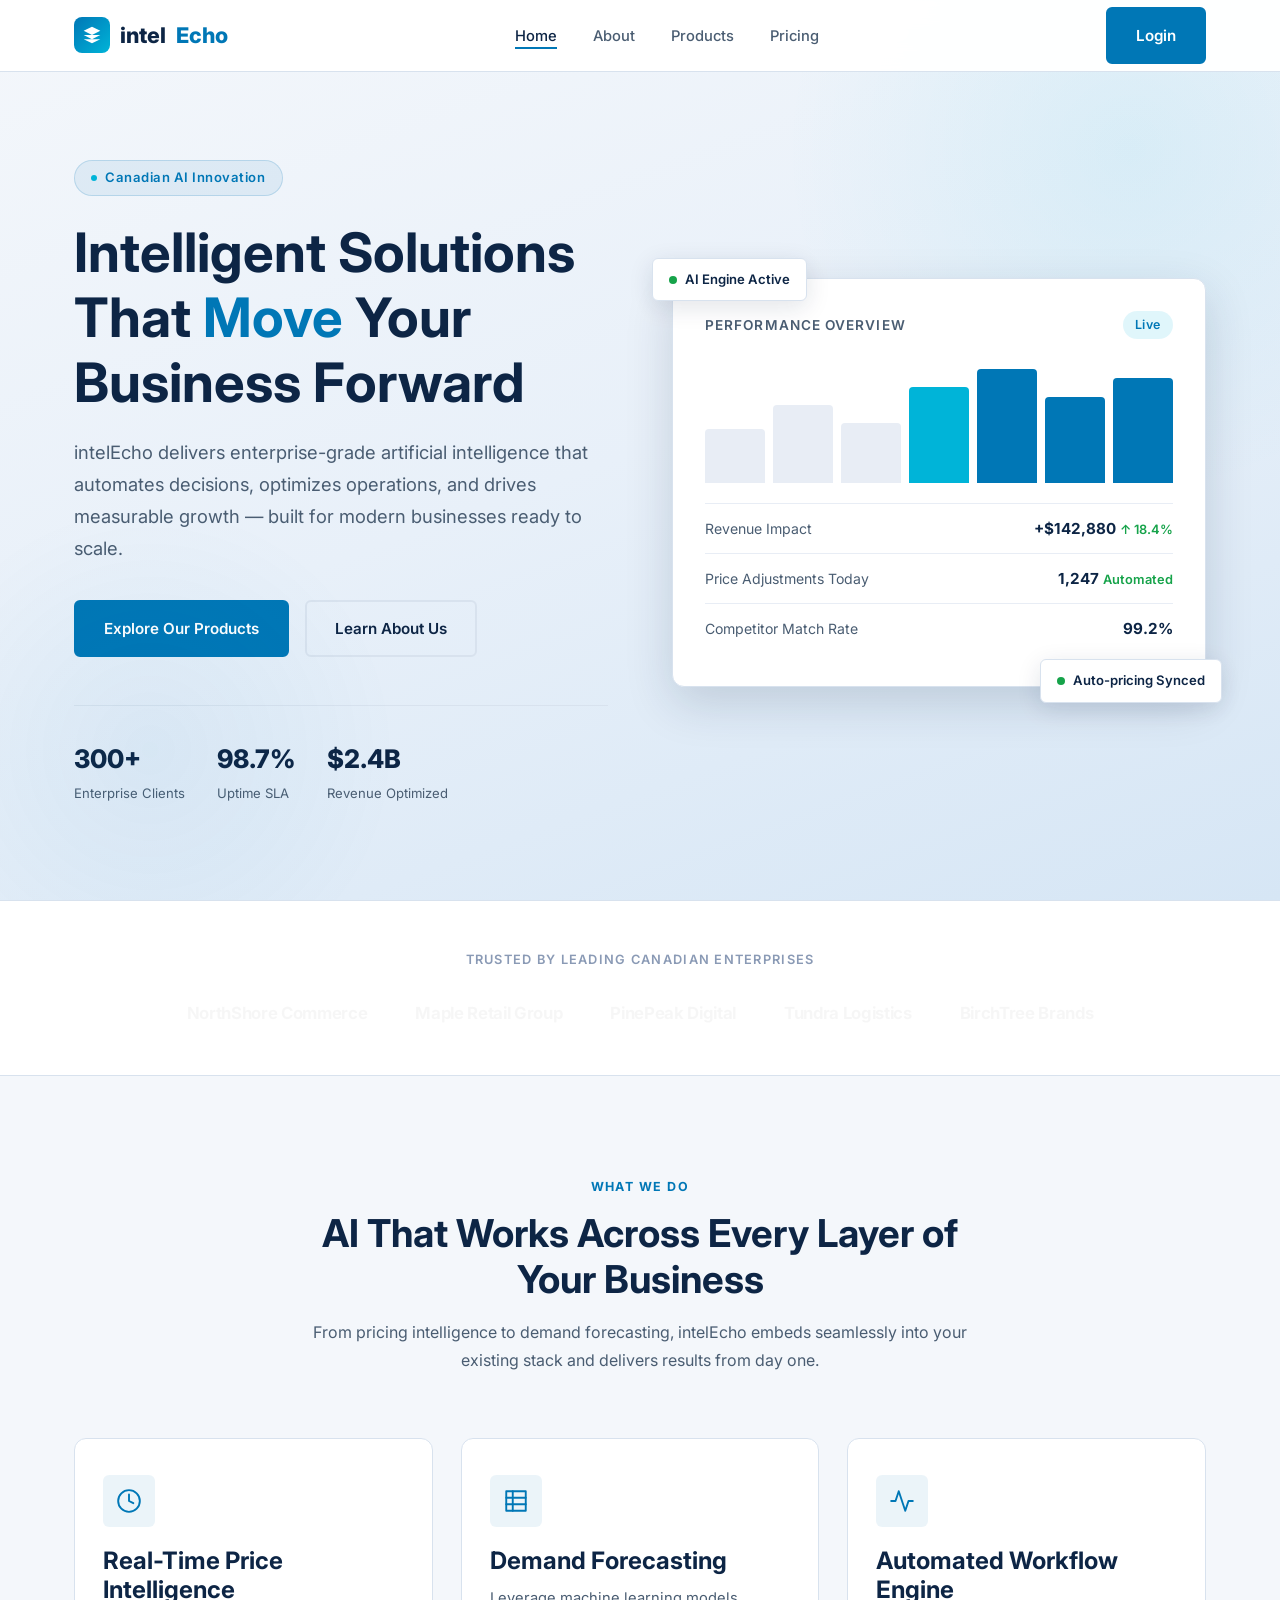
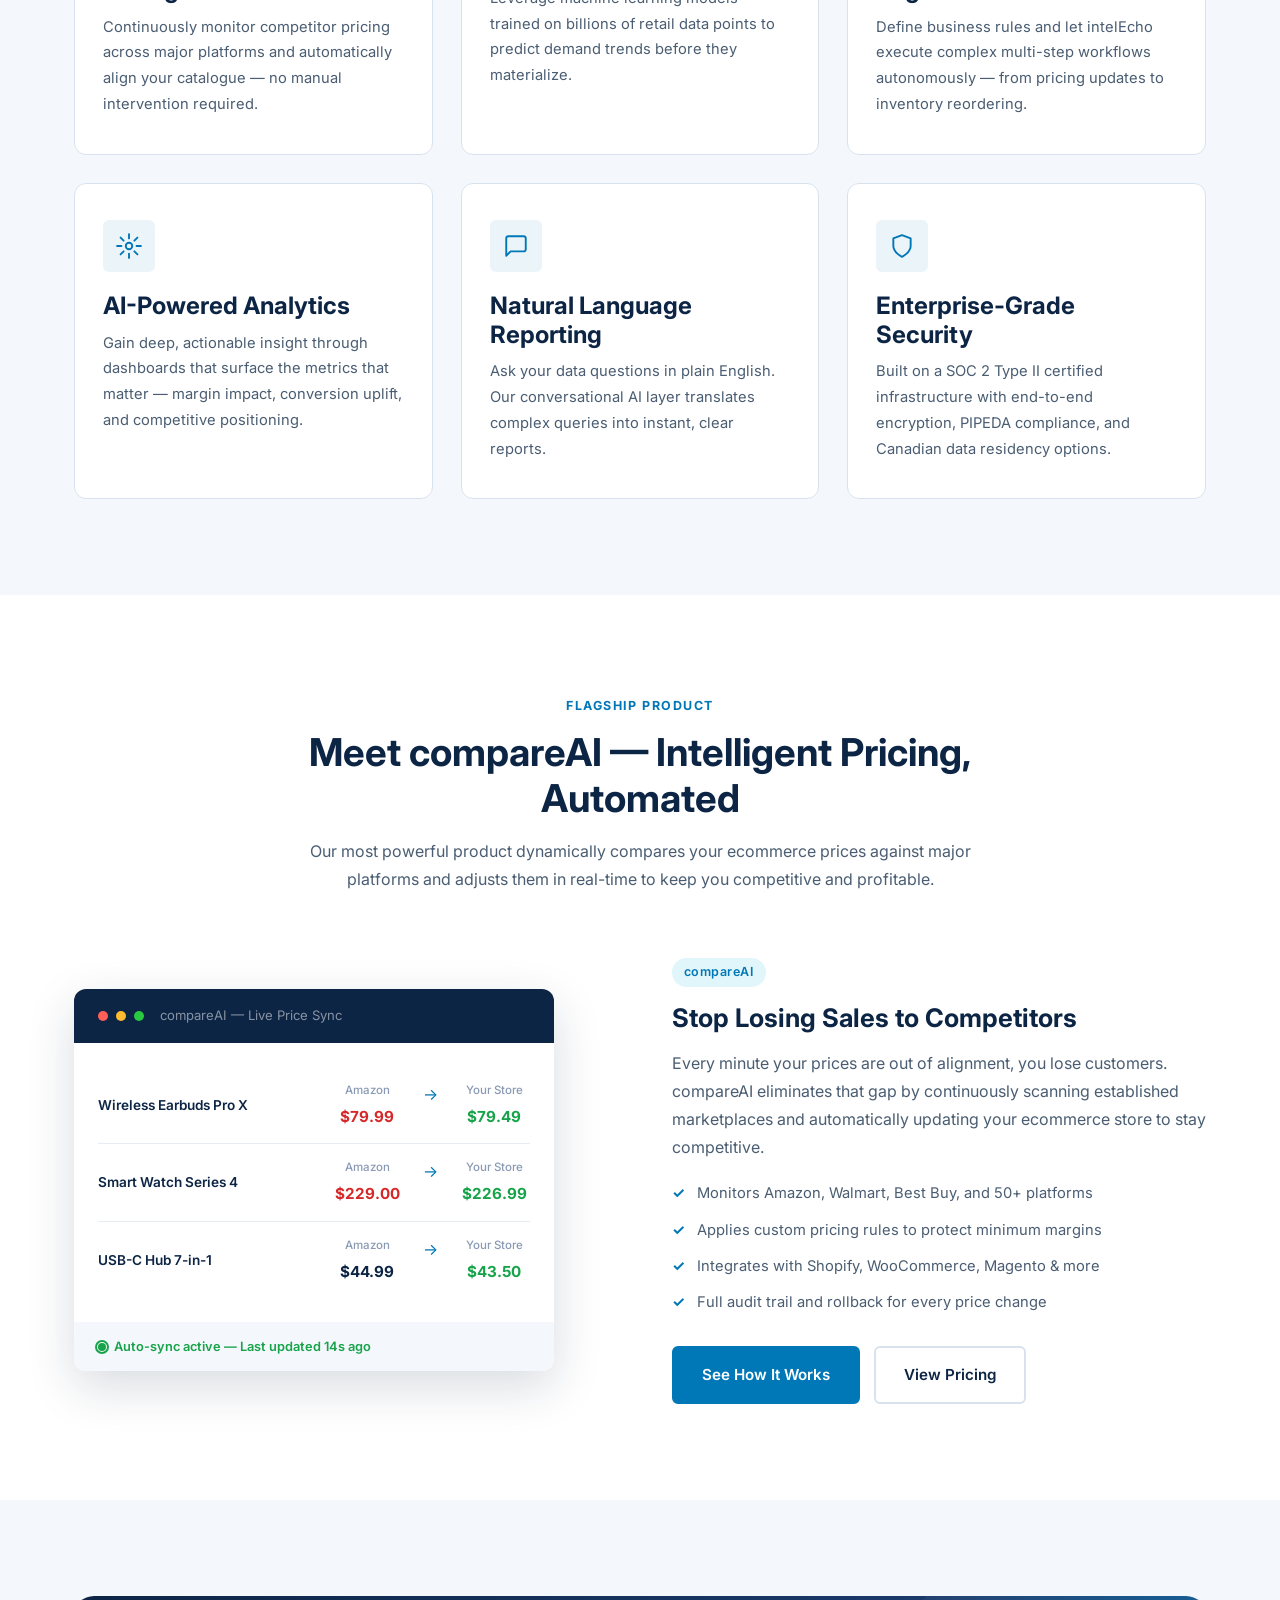
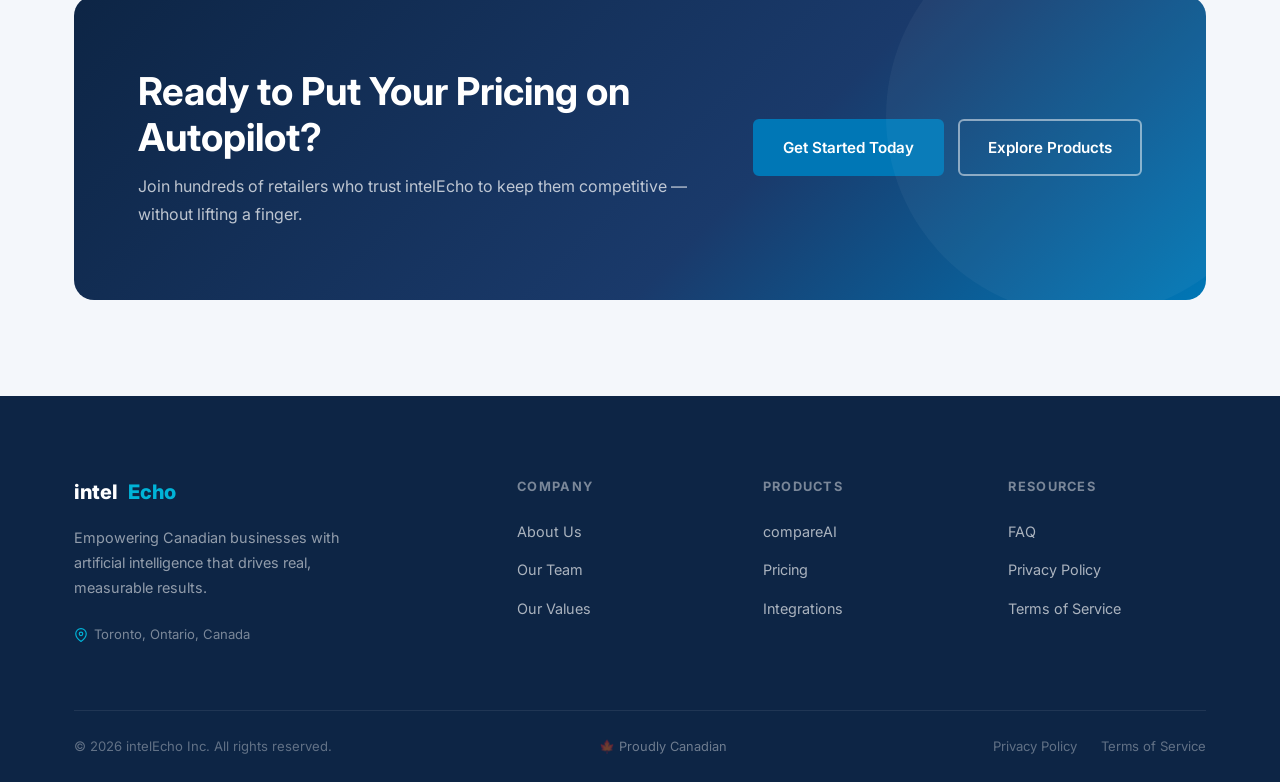
<file: index.html>
<!DOCTYPE html>
<html lang="en-CA">
<head>
  <meta charset="UTF-8" />
  <meta name="viewport" content="width=device-width, initial-scale=1.0" />
  <title>intelEcho — AI-Driven Business Solutions</title>
  <meta name="description" content="intelEcho delivers enterprise-grade artificial intelligence solutions for businesses. Automate, optimize, and scale with confidence." />
  <link rel="preconnect" href="https://fonts.googleapis.com" />
  <link rel="preconnect" href="https://fonts.gstatic.com" crossorigin />
  <link href="https://fonts.googleapis.com/css2?family=Inter:wght@400;500;600;700;800&display=swap" rel="stylesheet" />
  <link rel="stylesheet" href="css/style.css" />
</head>
<body>

  <!-- ======================== NAVIGATION ======================== -->
  <nav class="nav" id="navbar">
    <div class="nav__inner">
      <a href="index.html" class="nav__logo">
        <div class="nav__logo-icon">
          <svg viewBox="0 0 24 24" xmlns="http://www.w3.org/2000/svg">
            <path d="M12 2L2 7l10 5 10-5-10-5zM2 17l10 5 10-5M2 12l10 5 10-5"/>
          </svg>
        </div>
        intel<span class="accent">Echo</span>
      </a>

      <ul class="nav__links">
        <li><a href="index.html" class="active">Home</a></li>
        <li><a href="about.html">About</a></li>
        <li><a href="products.html">Products</a></li>
        <li><a href="pricing.html">Pricing</a></li>
      </ul>

      
      <div class="nav__cta">
        <a href="./login.html" target="_blank" rel="noopener" class="btn btn-primary">Login</a>
      </div>

      <div class="nav__hamburger" id="hamburger" aria-label="Open menu">
        <span></span><span></span><span></span>
      </div>
    </div>
  </nav>

  <div class="nav__mobile" id="mobileMenu">
    <a href="index.html">Home</a>
    <a href="about.html">About</a>
    <a href="products.html">Products</a>
    <a href="pricing.html">Pricing</a>
    <a href="login.html">Login</a>
    <a href="https://mail.google.com/mail/?view=cm&fs=1&to=contact@intelechoai.com&su=Getting+Started+with+intelEcho" target="_blank" rel="noopener" class="btn btn-primary">Get Started</a>
  </div>

  <!-- ======================== HERO ======================== -->
  <section class="hero">
    <div class="container">
      <div class="hero__inner">
        <div class="hero__content animate-in">
          <div class="hero__eyebrow">Canadian AI Innovation</div>
          <h1>Intelligent Solutions That <span class="highlight">Move</span> Your Business Forward</h1>
          <p class="lead">intelEcho delivers enterprise-grade artificial intelligence that automates decisions, optimizes operations, and drives measurable growth — built for modern businesses ready to scale.</p>
          <div class="hero__actions">
            <a href="products.html" class="btn btn-primary">Explore Our Products</a>
            <a href="about.html" class="btn btn-outline-dark">Learn About Us</a>
          </div>
          <div class="hero__metrics">
            <div>
              <div class="hero__metric-value">300+</div>
              <div class="hero__metric-label">Enterprise Clients</div>
            </div>
            <div>
              <div class="hero__metric-value">98.7%</div>
              <div class="hero__metric-label">Uptime SLA</div>
            </div>
            <div>
              <div class="hero__metric-value">$2.4B</div>
              <div class="hero__metric-label">Revenue Optimized</div>
            </div>
          </div>
        </div>

        <div class="hero__visual animate-in animate-in--delay-2">
          <div class="floating-tag floating-tag--tl">
            <span class="dot"></span> AI Engine Active
          </div>
          <div class="hero__card">
            <div class="hero__card-header">
              <span class="hero__card-title">Performance Overview</span>
              <span class="badge badge--sky">Live</span>
            </div>
            <div class="hero__chart-bars">
              <div class="hero__bar"></div>
              <div class="hero__bar"></div>
              <div class="hero__bar"></div>
              <div class="hero__bar"></div>
              <div class="hero__bar"></div>
              <div class="hero__bar"></div>
              <div class="hero__bar"></div>
            </div>
            <div class="hero__card-stat">
              <span class="hero__stat-label">Revenue Impact</span>
              <span class="hero__stat-value">+$142,880 <span class="hero__stat-change">↑ 18.4%</span></span>
            </div>
            <div class="hero__card-stat">
              <span class="hero__stat-label">Price Adjustments Today</span>
              <span class="hero__stat-value">1,247 <span class="hero__stat-change">Automated</span></span>
            </div>
            <div class="hero__card-stat">
              <span class="hero__stat-label">Competitor Match Rate</span>
              <span class="hero__stat-value">99.2%</span>
            </div>
          </div>
          <div class="floating-tag floating-tag--br">
            <span class="dot"></span> Auto-pricing Synced
          </div>
        </div>
      </div>
    </div>
  </section>

  <!-- ======================== TRUST BAR ======================== -->
  <section class="trustbar">
    <div class="container">
      <p class="trustbar__label">Trusted by leading Canadian enterprises</p>
      <div class="trustbar__logos">
        <span class="trustbar__logo-item">NorthShore Commerce</span>
        <span class="trustbar__logo-item">Maple Retail Group</span>
        <span class="trustbar__logo-item">PinePeak Digital</span>
        <span class="trustbar__logo-item">Tundra Logistics</span>
        <span class="trustbar__logo-item">BirchTree Brands</span>
      </div>
    </div>
  </section>

  <!-- ======================== FEATURES ======================== -->
  <section class="section section--gray">
    <div class="container">
      <div class="section__header">
        <span class="eyebrow">What We Do</span>
        <h2>AI That Works Across Every Layer of Your Business</h2>
          <p>From pricing intelligence to demand forecasting, intelEcho embeds seamlessly into your existing stack and delivers results from day one.</p>
      </div>
      <div class="features__grid">

        <div class="feature-card animate-in">
          <div class="feature-card__icon">
            <svg viewBox="0 0 24 24"><path d="M12 2a10 10 0 1 0 0 20A10 10 0 0 0 12 2z"/><path d="M12 6v6l4 2"/></svg>
          </div>
          <h3>Real-Time Price Intelligence</h3>
          <p>Continuously monitor competitor pricing across major platforms and automatically align your catalogue — no manual intervention required.</p>
        </div>

        <div class="feature-card animate-in animate-in--delay-1">
          <div class="feature-card__icon">
            <svg viewBox="0 0 24 24"><path d="M3 3h18v18H3z"/><path d="M3 9h18M3 15h18M9 3v18"/></svg>
          </div>
          <h3>Demand Forecasting</h3>
          <p>Leverage machine learning models trained on billions of retail data points to predict demand trends before they materialize.</p>
        </div>

        <div class="feature-card animate-in animate-in--delay-2">
          <div class="feature-card__icon">
            <svg viewBox="0 0 24 24"><path d="M22 12h-4l-3 9L9 3l-3 9H2"/></svg>
          </div>
          <h3>Automated Workflow Engine</h3>
          <p>Define business rules and let intelEcho execute complex multi-step workflows autonomously — from pricing updates to inventory reordering.</p>
        </div>

        <div class="feature-card animate-in">
          <div class="feature-card__icon">
            <svg viewBox="0 0 24 24"><circle cx="12" cy="12" r="3"/><path d="M12 1v4M12 19v4M4.22 4.22l2.83 2.83M16.95 16.95l2.83 2.83M1 12h4M19 12h4M4.22 19.78l2.83-2.83M16.95 7.05l2.83-2.83"/></svg>
          </div>
          <h3>AI-Powered Analytics</h3>
          <p>Gain deep, actionable insight through dashboards that surface the metrics that matter — margin impact, conversion uplift, and competitive positioning.</p>
        </div>

        <div class="feature-card animate-in animate-in--delay-1">
          <div class="feature-card__icon">
            <svg viewBox="0 0 24 24"><path d="M21 15a2 2 0 0 1-2 2H7l-4 4V5a2 2 0 0 1 2-2h14a2 2 0 0 1 2 2z"/></svg>
          </div>
          <h3>Natural Language Reporting</h3>
          <p>Ask your data questions in plain English. Our conversational AI layer translates complex queries into instant, clear reports.</p>
        </div>

        <div class="feature-card animate-in animate-in--delay-2">
          <div class="feature-card__icon">
            <svg viewBox="0 0 24 24"><path d="M12 22s8-4 8-10V5l-8-3-8 3v7c0 6 8 10 8 10z"/></svg>
          </div>
          <h3>Enterprise-Grade Security</h3>
          <p>Built on a SOC 2 Type II certified infrastructure with end-to-end encryption, PIPEDA compliance, and Canadian data residency options.</p>
        </div>

      </div>
    </div>
  </section>

  <!-- ======================== PRODUCT SPOTLIGHT ======================== -->
  <section class="section">
    <div class="container">
      <div class="section__header">
        <span class="eyebrow">Flagship Product</span>
        <h2>Meet compareAI — Intelligent Pricing, Automated</h2>
        <p>Our most powerful product dynamically compares your ecommerce prices against major platforms and adjusts them in real-time to keep you competitive and profitable.</p>
      </div>

      <div style="display:grid; grid-template-columns:1fr 1fr; gap:64px; align-items:center;">
        <div>
          <div class="compare-widget" style="max-width:480px;">
            <div class="compare-widget__header">
              <div class="compare-widget__dot"></div>
              <div class="compare-widget__dot"></div>
              <div class="compare-widget__dot"></div>
              <span class="compare-widget__title">compareAI — Live Price Sync</span>
            </div>
            <div class="compare-widget__body">
              <div class="compare-row">
                <div class="compare-row__product">Wireless Earbuds Pro X</div>
                <div class="compare-row__prices">
                  <div class="compare-row__price">
                    <span class="label">Amazon</span>
                    <span class="value lower">$79.99</span>
                  </div>
                  <div class="compare-row__arrow">→</div>
                  <div class="compare-row__price">
                    <span class="label">Your Store</span>
                    <span class="value updated">$79.49</span>
                  </div>
                </div>
              </div>
              <div class="compare-row">
                <div class="compare-row__product">Smart Watch Series 4</div>
                <div class="compare-row__prices">
                  <div class="compare-row__price">
                    <span class="label">Amazon</span>
                    <span class="value lower">$229.00</span>
                  </div>
                  <div class="compare-row__arrow">→</div>
                  <div class="compare-row__price">
                    <span class="label">Your Store</span>
                    <span class="value updated">$226.99</span>
                  </div>
                </div>
              </div>
              <div class="compare-row">
                <div class="compare-row__product">USB-C Hub 7-in-1</div>
                <div class="compare-row__prices">
                  <div class="compare-row__price">
                    <span class="label">Amazon</span>
                    <span class="value">$44.99</span>
                  </div>
                  <div class="compare-row__arrow">→</div>
                  <div class="compare-row__price">
                    <span class="label">Your Store</span>
                    <span class="value updated">$43.50</span>
                  </div>
                </div>
              </div>
            </div>
            <div class="compare-widget__footer">
              <div class="compare-widget__status">
                <div class="pulse-dot"></div>
                Auto-sync active — Last updated 14s ago
              </div>
            </div>
          </div>
        </div>

        <div>
          <span class="badge badge--sky" style="margin-bottom:16px;">compareAI</span>
          <h3 style="font-size:1.6rem; margin-bottom:16px;">Stop Losing Sales to Competitors</h3>
          <p style="margin-bottom:20px;">Every minute your prices are out of alignment, you lose customers. compareAI eliminates that gap by continuously scanning established marketplaces and automatically updating your ecommerce store to stay competitive.</p>
          <ul style="display:flex; flex-direction:column; gap:12px; margin-bottom:32px;">
            <li style="display:flex; align-items:flex-start; gap:12px; font-size:0.92rem; color:#4A5D72;">
              <span style="color:#0077B6; font-weight:700; flex-shrink:0;">✓</span>
              Monitors Amazon, Walmart, Best Buy, and 50+ platforms
            </li>
            <li style="display:flex; align-items:flex-start; gap:12px; font-size:0.92rem; color:#4A5D72;">
              <span style="color:#0077B6; font-weight:700; flex-shrink:0;">✓</span>
              Applies custom pricing rules to protect minimum margins
            </li>
            <li style="display:flex; align-items:flex-start; gap:12px; font-size:0.92rem; color:#4A5D72;">
              <span style="color:#0077B6; font-weight:700; flex-shrink:0;">✓</span>
              Integrates with Shopify, WooCommerce, Magento & more
            </li>
            <li style="display:flex; align-items:flex-start; gap:12px; font-size:0.92rem; color:#4A5D72;">
              <span style="color:#0077B6; font-weight:700; flex-shrink:0;">✓</span>
              Full audit trail and rollback for every price change
            </li>
          </ul>
          <div style="display:flex; gap:14px; flex-wrap:wrap;">
            <a href="products.html" class="btn btn-primary">See How It Works</a>
            <a href="pricing.html" class="btn btn-outline-dark">View Pricing</a>
          </div>
        </div>
      </div>
    </div>
  </section>

  <!-- ======================== CTA ======================== -->
  <section class="section section--gray">
    <div class="container">
      <div class="cta-banner">
        <div class="cta-banner__content">
          <h2>Ready to Put Your Pricing on Autopilot?</h2>
          <p>Join hundreds of retailers who trust intelEcho to keep them competitive — without lifting a finger.</p>
        </div>
        <div class="cta-banner__actions">
          <a href="https://mail.google.com/mail/?view=cm&fs=1&to=contact@intelechoai.com&su=Getting+Started+with+intelEcho" target="_blank" rel="noopener" class="btn btn-primary">Get Started Today</a>
          <a href="products.html" class="btn btn-outline">Explore Products</a>
        </div>
      </div>
    </div>
  </section>

  <!-- ======================== FOOTER ======================== -->
  <footer class="footer">
    <div class="container">
      <div class="footer__grid">
        <div class="footer__brand">
          <div class="footer__logo">
            intel<span class="accent">Echo</span>
          </div>
          <p class="footer__desc">Empowering Canadian businesses with artificial intelligence that drives real, measurable results.</p>
          <div class="footer__location">
            <svg viewBox="0 0 24 24"><path d="M21 10c0 7-9 13-9 13s-9-6-9-13a9 9 0 0 1 18 0z"/><circle cx="12" cy="10" r="3"/></svg>
            Toronto, Ontario, Canada
          </div>
        </div>

        <div>
          <p class="footer__col-title">Company</p>
          <ul class="footer__links">
            <li><a href="about.html">About Us</a></li>
            <li><a href="about.html#team">Our Team</a></li>
            <li><a href="about.html#values">Our Values</a></li>
          </ul>
        </div>

        <div>
          <p class="footer__col-title">Products</p>
          <ul class="footer__links">
            <li><a href="products.html">compareAI</a></li>
            <li><a href="pricing.html">Pricing</a></li>
            <li><a href="products.html#integrations">Integrations</a></li>
          </ul>
        </div>

        <div>
          <p class="footer__col-title">Resources</p>
          <ul class="footer__links">
            <li><a href="pricing.html#faq">FAQ</a></li>
            <li><a href="#">Privacy Policy</a></li>
            <li><a href="#">Terms of Service</a></li>
          </ul>
        </div>
      </div>

      <div class="footer__bottom">
        <p class="footer__copy">&copy; 2026 intelEcho Inc. All rights reserved.</p>
        <div class="footer__flag">🍁 Proudly Canadian</div>
        <div class="footer__bottom-links">
          <a href="#">Privacy Policy</a>
          <a href="#">Terms of Service</a>
        </div>
      </div>
    </div>
  </footer>

  <script src="js/main.js"></script>
</body>
</html>
</file>
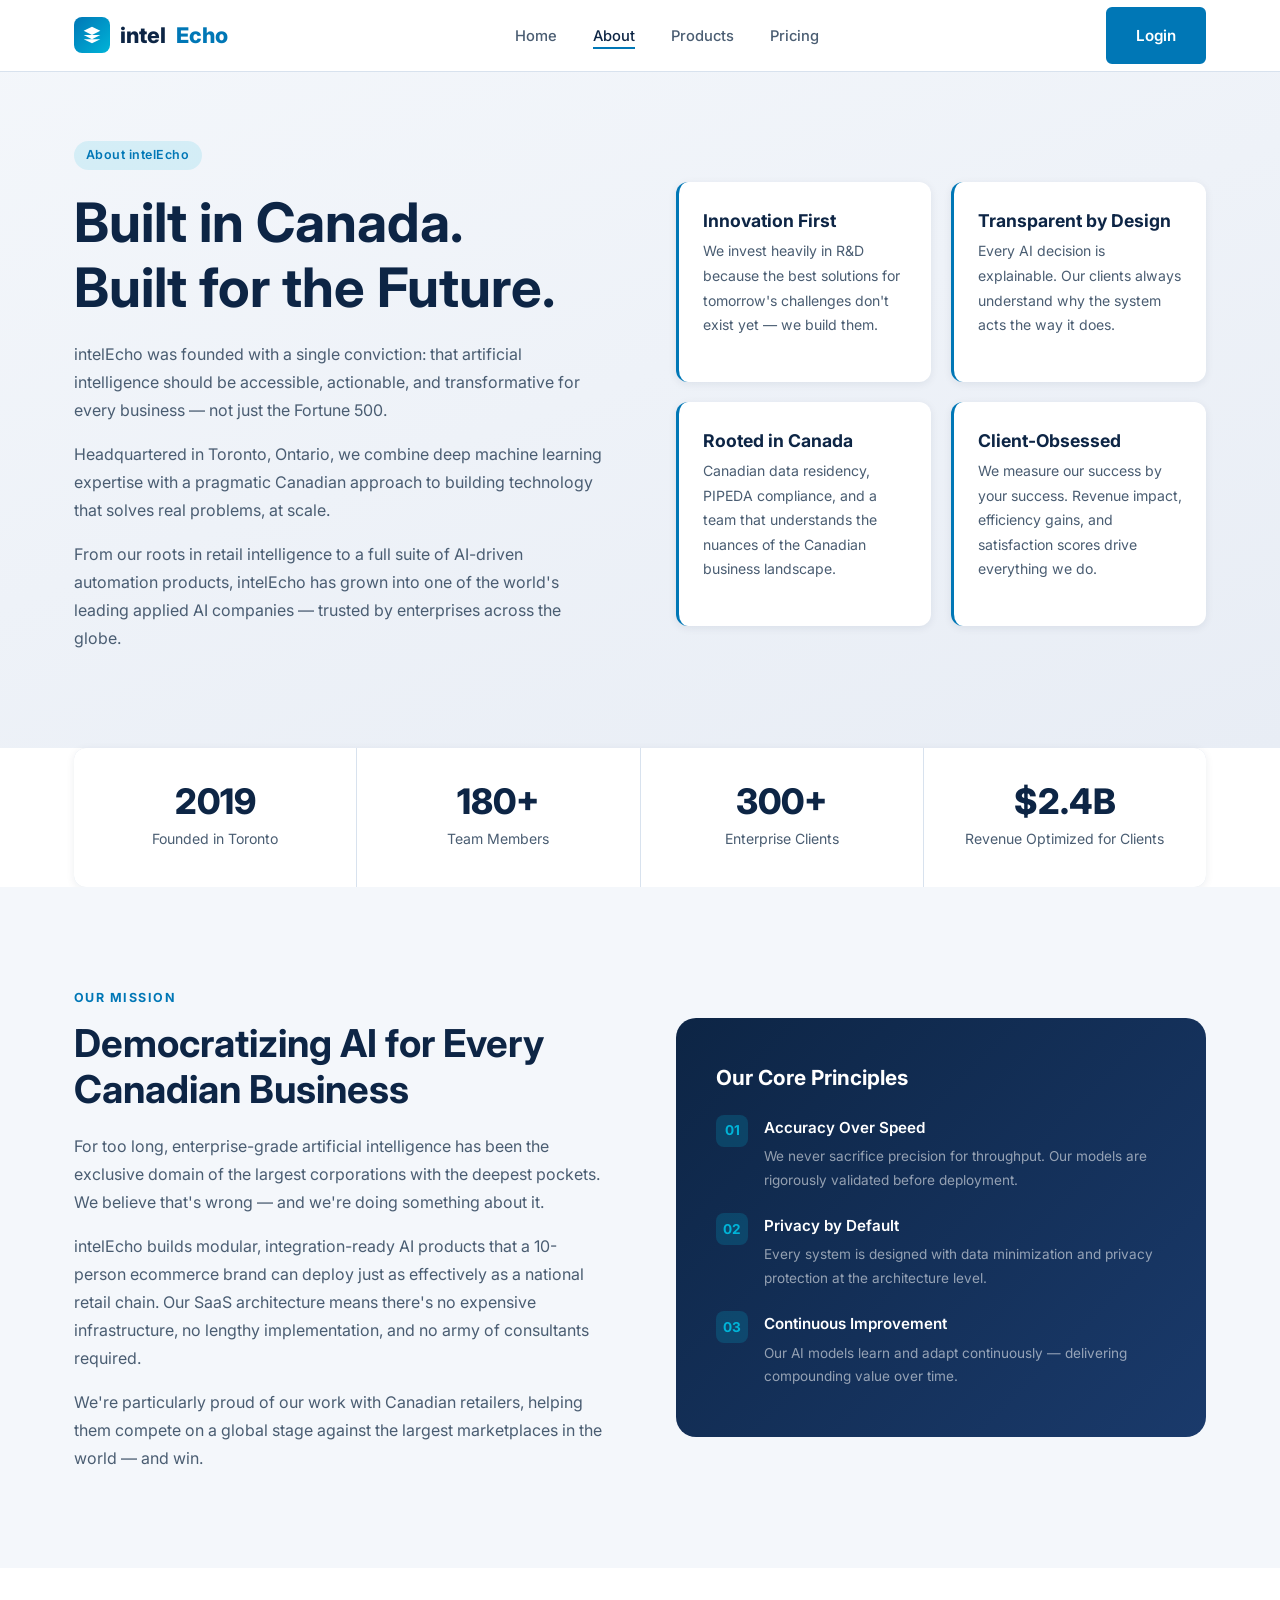
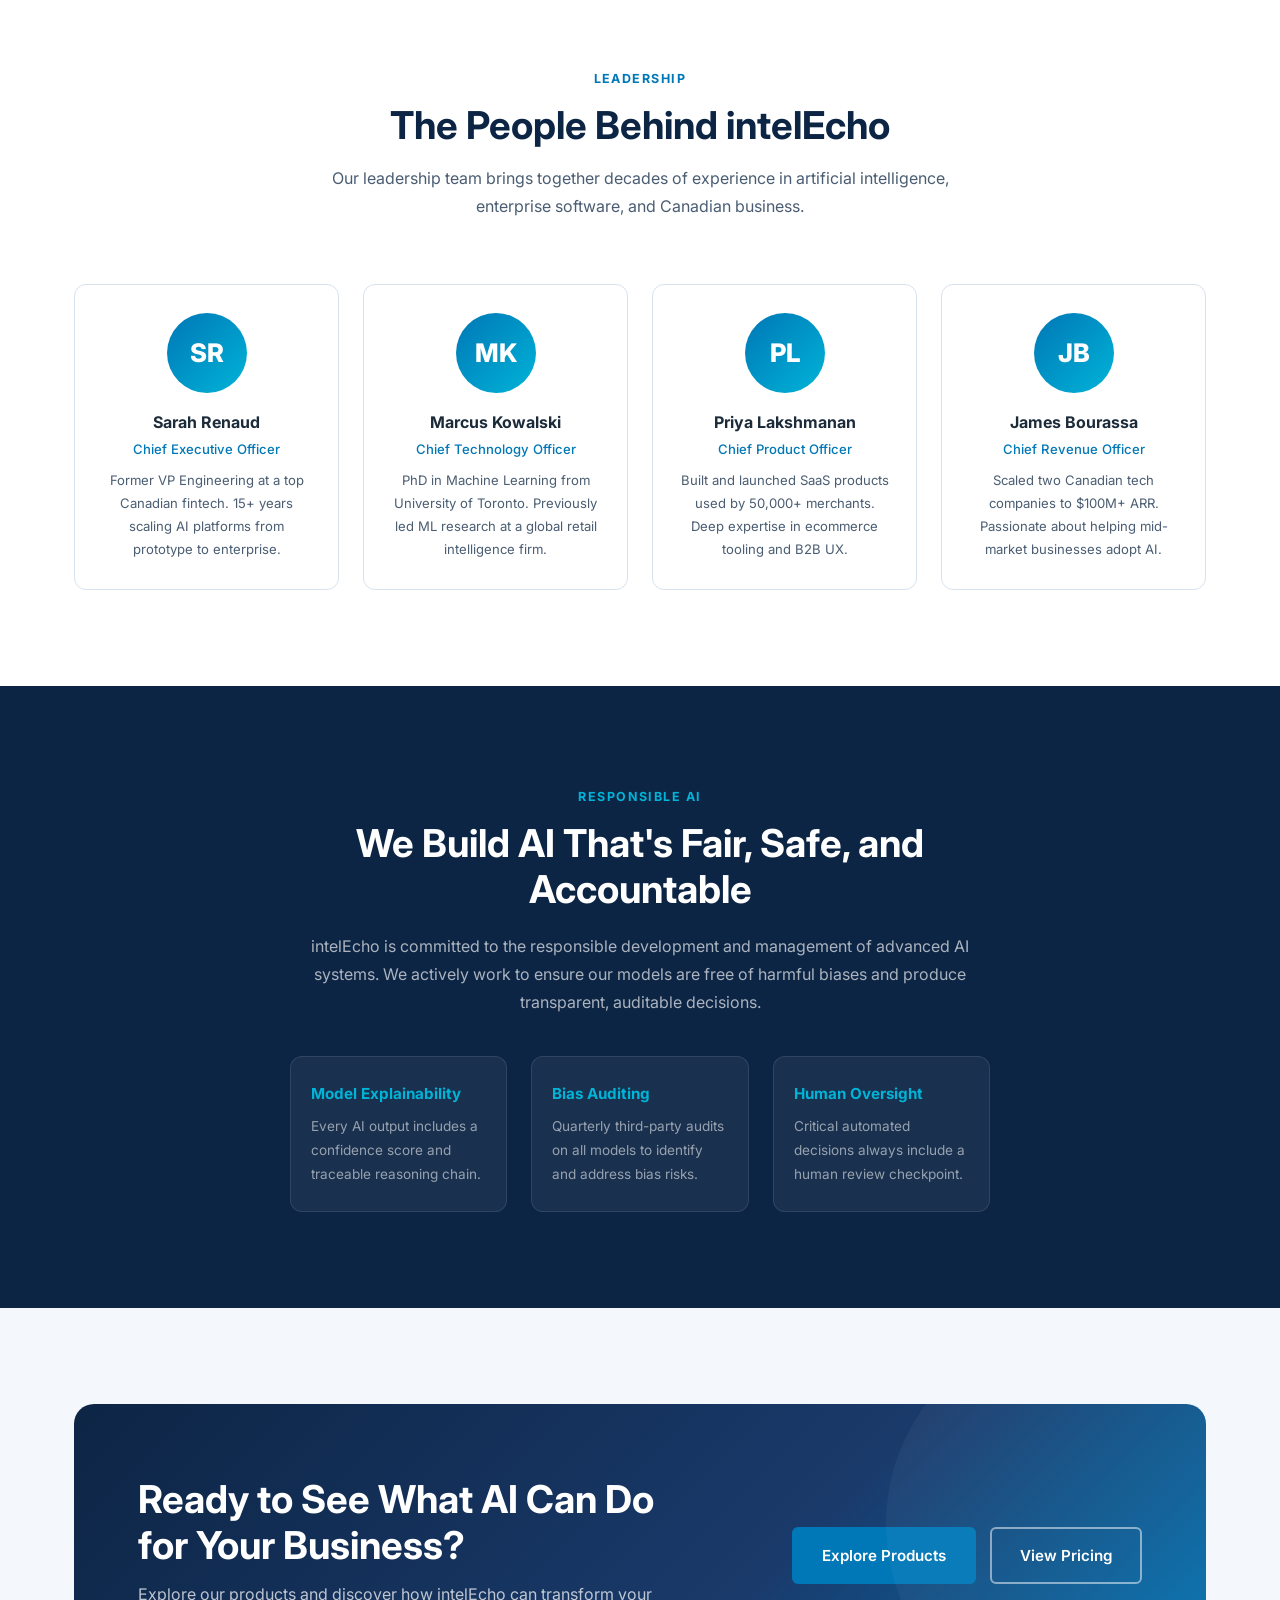
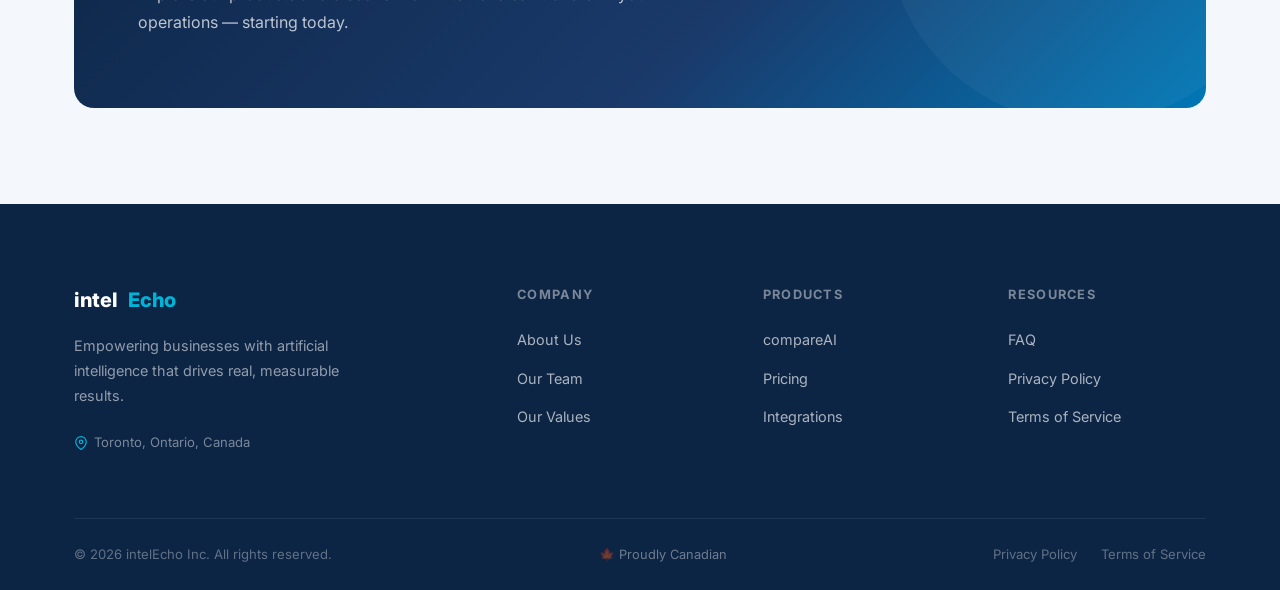
<file: about.html>
<!DOCTYPE html>
<html lang="en">
<head>
  <meta charset="UTF-8" />
  <meta name="viewport" content="width=device-width, initial-scale=1.0" />
  <title>About Us — intelEcho | AI Solutions</title>
  <meta name="description" content="Learn about intelEcho — an artificial intelligence company building the next generation of intelligent automation for enterprise businesses." />
  <link rel="preconnect" href="https://fonts.googleapis.com" />
  <link rel="preconnect" href="https://fonts.gstatic.com" crossorigin />
  <link href="https://fonts.googleapis.com/css2?family=Inter:wght@400;500;600;700;800&display=swap" rel="stylesheet" />
  <link rel="stylesheet" href="css/style.css" />
</head>
<body>

  <!-- ======================== NAVIGATION ======================== -->
  <nav class="nav" id="navbar">
    <div class="nav__inner">
      <a href="index.html" class="nav__logo">
        <div class="nav__logo-icon">
          <svg viewBox="0 0 24 24" xmlns="http://www.w3.org/2000/svg">
            <path d="M12 2L2 7l10 5 10-5-10-5zM2 17l10 5 10-5M2 12l10 5 10-5"/>
          </svg>
        </div>
        intel<span class="accent">Echo</span>
      </a>

      <ul class="nav__links">
        <li><a href="index.html">Home</a></li>
        <li><a href="about.html" class="active">About</a></li>
        <li><a href="products.html">Products</a></li>
        <li><a href="pricing.html">Pricing</a></li>
      </ul>

      <div class="nav__cta">
        <a href="./login.html" target="_blank" rel="noopener" class="btn btn-primary">Login</a>
      </div>

      <div class="nav__hamburger" id="hamburger" aria-label="Open menu">
        <span></span><span></span><span></span>
      </div>
    </div>
  </nav>

  <div class="nav__mobile" id="mobileMenu">
    <a href="index.html">Home</a>
    <a href="about.html">About</a>
    <a href="products.html">Products</a>
    <a href="pricing.html">Pricing</a>
    <a href="https://mail.google.com/mail/?view=cm&fs=1&to=contact@intelechoai.com&su=Getting+Started+with+intelEcho" target="_blank" rel="noopener" class="btn btn-primary">Get Started</a>
  </div>

  <!-- ======================== ABOUT HERO ======================== -->
  <section class="about-hero">
    <div class="container">
      <div class="about-hero__inner">
        <div class="animate-in">
          <span class="badge badge--sky" style="margin-bottom:20px;">About intelEcho</span>
          <h1>Built in Canada.<br>Built for the Future.</h1>
          <p>intelEcho was founded with a single conviction: that artificial intelligence should be accessible, actionable, and transformative for every business — not just the Fortune 500.</p>
          <p>Headquartered in Toronto, Ontario, we combine deep machine learning expertise with a pragmatic Canadian approach to building technology that solves real problems, at scale.</p>
          <p>From our roots in retail intelligence to a full suite of AI-driven automation products, intelEcho has grown into one of the world's leading applied AI companies — trusted by enterprises across the globe.</p>
        </div>

        <div class="about-values animate-in animate-in--delay-2" id="values">
          <div class="value-card">
            <h4>Innovation First</h4>
            <p>We invest heavily in R&D because the best solutions for tomorrow's challenges don't exist yet — we build them.</p>
          </div>
          <div class="value-card">
            <h4>Transparent by Design</h4>
            <p>Every AI decision is explainable. Our clients always understand why the system acts the way it does.</p>
          </div>
          <div class="value-card">
            <h4>Rooted in Canada</h4>
            <p>Canadian data residency, PIPEDA compliance, and a team that understands the nuances of the Canadian business landscape.</p>
          </div>
          <div class="value-card">
            <h4>Client-Obsessed</h4>
            <p>We measure our success by your success. Revenue impact, efficiency gains, and satisfaction scores drive everything we do.</p>
          </div>
        </div>
      </div>
    </div>
  </section>

  <!-- ======================== STAT STRIP ======================== -->
  <section style="padding: 0; background: var(--white);">
    <div class="container" style="padding-top: 0; padding-bottom: 0;">
      <div class="stat-strip">
        <div class="stat-strip__item">
          <div class="stat-strip__value">2019</div>
          <div class="stat-strip__label">Founded in Toronto</div>
        </div>
        <div class="stat-strip__item">
          <div class="stat-strip__value">180+</div>
          <div class="stat-strip__label">Team Members</div>
        </div>
        <div class="stat-strip__item">
          <div class="stat-strip__value">300+</div>
          <div class="stat-strip__label">Enterprise Clients</div>
        </div>
        <div class="stat-strip__item">
          <div class="stat-strip__value">$2.4B</div>
          <div class="stat-strip__label">Revenue Optimized for Clients</div>
        </div>
      </div>
    </div>
  </section>

  <!-- ======================== MISSION ======================== -->
  <section class="section section--gray">
    <div class="container">
      <div style="display:grid; grid-template-columns:1fr 1fr; gap:72px; align-items:center;">
        <div>
          <span class="eyebrow" style="display:inline-block; font-size:0.78rem; font-weight:700; letter-spacing:0.12em; text-transform:uppercase; color:var(--sky); margin-bottom:12px;">Our Mission</span>
          <h2 style="margin-bottom:20px;">Democratizing AI for Every Canadian Business</h2>
          <p style="margin-bottom:16px;">For too long, enterprise-grade artificial intelligence has been the exclusive domain of the largest corporations with the deepest pockets. We believe that's wrong — and we're doing something about it.</p>
          <p style="margin-bottom:16px;">intelEcho builds modular, integration-ready AI products that a 10-person ecommerce brand can deploy just as effectively as a national retail chain. Our SaaS architecture means there's no expensive infrastructure, no lengthy implementation, and no army of consultants required.</p>
          <p>We're particularly proud of our work with Canadian retailers, helping them compete on a global stage against the largest marketplaces in the world — and win.</p>
        </div>
        <div style="background: linear-gradient(135deg, var(--navy) 0%, var(--navy-mid) 100%); border-radius: var(--radius-lg); padding: 48px 40px;">
          <h3 style="color:var(--white); margin-bottom:24px; font-size:1.3rem;">Our Core Principles</h3>
          <ul style="display:flex; flex-direction:column; gap:20px;">
            <li style="display:flex; gap:16px; align-items:flex-start;">
              <span style="width:32px; height:32px; background:rgba(0,180,216,0.2); border-radius:8px; display:flex; align-items:center; justify-content:center; flex-shrink:0; color:var(--sky-light); font-weight:700; font-size:0.85rem;">01</span>
              <div>
                <p style="color:var(--white); font-weight:600; margin-bottom:4px; font-size:0.95rem;">Accuracy Over Speed</p>
                <p style="color:rgba(255,255,255,0.55); font-size:0.85rem; margin:0;">We never sacrifice precision for throughput. Our models are rigorously validated before deployment.</p>
              </div>
            </li>
            <li style="display:flex; gap:16px; align-items:flex-start;">
              <span style="width:32px; height:32px; background:rgba(0,180,216,0.2); border-radius:8px; display:flex; align-items:center; justify-content:center; flex-shrink:0; color:var(--sky-light); font-weight:700; font-size:0.85rem;">02</span>
              <div>
                <p style="color:var(--white); font-weight:600; margin-bottom:4px; font-size:0.95rem;">Privacy by Default</p>
                <p style="color:rgba(255,255,255,0.55); font-size:0.85rem; margin:0;">Every system is designed with data minimization and privacy protection at the architecture level.</p>
              </div>
            </li>
            <li style="display:flex; gap:16px; align-items:flex-start;">
              <span style="width:32px; height:32px; background:rgba(0,180,216,0.2); border-radius:8px; display:flex; align-items:center; justify-content:center; flex-shrink:0; color:var(--sky-light); font-weight:700; font-size:0.85rem;">03</span>
              <div>
                <p style="color:var(--white); font-weight:600; margin-bottom:4px; font-size:0.95rem;">Continuous Improvement</p>
                <p style="color:rgba(255,255,255,0.55); font-size:0.85rem; margin:0;">Our AI models learn and adapt continuously — delivering compounding value over time.</p>
              </div>
            </li>
          </ul>
        </div>
      </div>
    </div>
  </section>

  <!-- ======================== TEAM ======================== -->
  <section class="section" id="team">
    <div class="container">
      <div class="section__header">
        <span class="eyebrow">Leadership</span>
        <h2>The People Behind intelEcho</h2>
        <p>Our leadership team brings together decades of experience in artificial intelligence, enterprise software, and Canadian business.</p>
      </div>
      <div class="team-grid">
        <div class="team-card">
          <div class="team-card__avatar">SR</div>
          <div class="team-card__name">Sarah Renaud</div>
          <div class="team-card__role">Chief Executive Officer</div>
          <p>Former VP Engineering at a top Canadian fintech. 15+ years scaling AI platforms from prototype to enterprise.</p>
        </div>
        <div class="team-card">
          <div class="team-card__avatar">MK</div>
          <div class="team-card__name">Marcus Kowalski</div>
          <div class="team-card__role">Chief Technology Officer</div>
          <p>PhD in Machine Learning from University of Toronto. Previously led ML research at a global retail intelligence firm.</p>
        </div>
        <div class="team-card">
          <div class="team-card__avatar">PL</div>
          <div class="team-card__name">Priya Lakshmanan</div>
          <div class="team-card__role">Chief Product Officer</div>
          <p>Built and launched SaaS products used by 50,000+ merchants. Deep expertise in ecommerce tooling and B2B UX.</p>
        </div>
        <div class="team-card">
          <div class="team-card__avatar">JB</div>
          <div class="team-card__name">James Bourassa</div>
          <div class="team-card__role">Chief Revenue Officer</div>
          <p>Scaled two Canadian tech companies to $100M+ ARR. Passionate about helping mid-market businesses adopt AI.</p>
        </div>
      </div>
    </div>
  </section>

  <!-- ======================== AI ETHICS ======================== -->
  <section class="section section--dark">
    <div class="container">
      <div style="text-align:center; max-width:700px; margin:0 auto;">
        <span class="eyebrow" style="display:inline-block; font-size:0.78rem; font-weight:700; letter-spacing:0.12em; text-transform:uppercase; color:var(--sky-light); margin-bottom:12px;">Responsible AI</span>
        <h2 style="color:var(--white); margin-bottom:20px;">We Build AI That's Fair, Safe, and Accountable</h2>
        <p style="color:rgba(255,255,255,0.65); margin-bottom:40px;">intelEcho is committed to the responsible development and management of advanced AI systems. We actively work to ensure our models are free of harmful biases and produce transparent, auditable decisions.</p>
        <div style="display:grid; grid-template-columns:repeat(3,1fr); gap:24px; text-align:left;">
          <div style="background:rgba(255,255,255,0.05); border:1px solid rgba(255,255,255,0.1); border-radius:var(--radius-md); padding:24px 20px;">
            <p style="color:var(--sky-light); font-weight:700; font-size:0.95rem; margin-bottom:8px;">Model Explainability</p>
            <p style="color:rgba(255,255,255,0.55); font-size:0.85rem; margin:0;">Every AI output includes a confidence score and traceable reasoning chain.</p>
          </div>
          <div style="background:rgba(255,255,255,0.05); border:1px solid rgba(255,255,255,0.1); border-radius:var(--radius-md); padding:24px 20px;">
            <p style="color:var(--sky-light); font-weight:700; font-size:0.95rem; margin-bottom:8px;">Bias Auditing</p>
            <p style="color:rgba(255,255,255,0.55); font-size:0.85rem; margin:0;">Quarterly third-party audits on all models to identify and address bias risks.</p>
          </div>
          <div style="background:rgba(255,255,255,0.05); border:1px solid rgba(255,255,255,0.1); border-radius:var(--radius-md); padding:24px 20px;">
            <p style="color:var(--sky-light); font-weight:700; font-size:0.95rem; margin-bottom:8px;">Human Oversight</p>
            <p style="color:rgba(255,255,255,0.55); font-size:0.85rem; margin:0;">Critical automated decisions always include a human review checkpoint.</p>
          </div>
        </div>
      </div>
    </div>
  </section>

  <!-- ======================== CTA ======================== -->
  <section class="section section--gray">
    <div class="container">
      <div class="cta-banner">
        <div class="cta-banner__content">
          <h2>Ready to See What AI Can Do for Your Business?</h2>
          <p>Explore our products and discover how intelEcho can transform your operations — starting today.</p>
        </div>
        <div class="cta-banner__actions">
          <a href="products.html" class="btn btn-primary">Explore Products</a>
          <a href="pricing.html" class="btn btn-outline">View Pricing</a>
        </div>
      </div>
    </div>
  </section>

  <!-- ======================== FOOTER ======================== -->
  <footer class="footer">
    <div class="container">
      <div class="footer__grid">
        <div class="footer__brand">
          <div class="footer__logo">intel<span class="accent">Echo</span></div>
          <p class="footer__desc">Empowering businesses with artificial intelligence that drives real, measurable results.</p>
          <div class="footer__location">
            <svg viewBox="0 0 24 24"><path d="M21 10c0 7-9 13-9 13s-9-6-9-13a9 9 0 0 1 18 0z"/><circle cx="12" cy="10" r="3"/></svg>
            Toronto, Ontario, Canada
          </div>
        </div>
        <div>
          <p class="footer__col-title">Company</p>
          <ul class="footer__links">
            <li><a href="about.html">About Us</a></li>
            <li><a href="about.html#team">Our Team</a></li>
            <li><a href="about.html#values">Our Values</a></li>
          </ul>
        </div>
        <div>
          <p class="footer__col-title">Products</p>
          <ul class="footer__links">
            <li><a href="products.html">compareAI</a></li>
            <li><a href="pricing.html">Pricing</a></li>
            <li><a href="products.html#integrations">Integrations</a></li>
          </ul>
        </div>
        <div>
          <p class="footer__col-title">Resources</p>
          <ul class="footer__links">
            <li><a href="pricing.html#faq">FAQ</a></li>
            <li><a href="#">Privacy Policy</a></li>
            <li><a href="#">Terms of Service</a></li>
          </ul>
        </div>
      </div>
      <div class="footer__bottom">
        <p class="footer__copy">&copy; 2026 intelEcho Inc. All rights reserved.</p>
        <div class="footer__flag">🍁 Proudly Canadian</div>
        <div class="footer__bottom-links">
          <a href="#">Privacy Policy</a>
          <a href="#">Terms of Service</a>
        </div>
      </div>
    </div>
  </footer>

  <script src="js/main.js"></script>
</body>
</html>
</file>
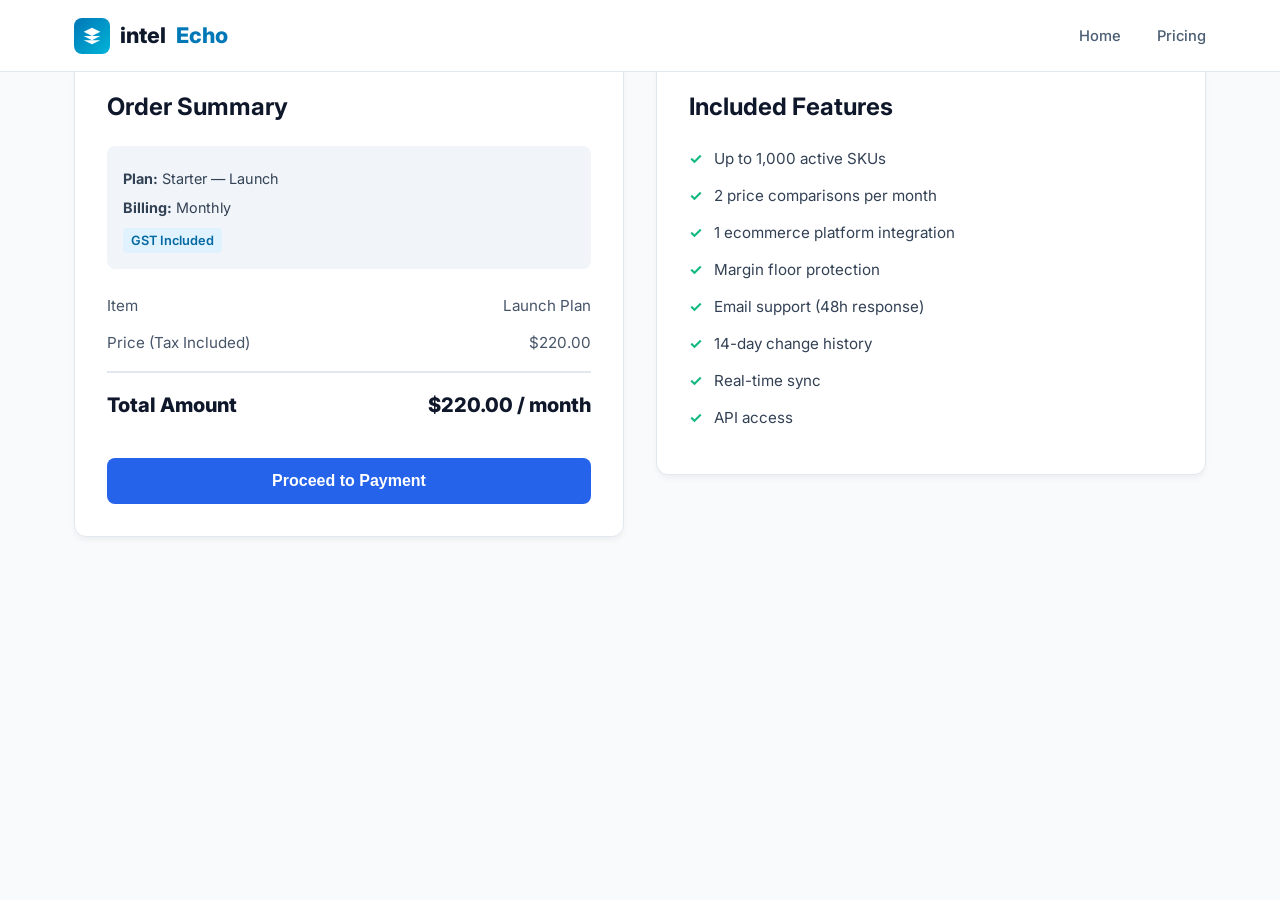
<file: checkout.html>
<!DOCTYPE html>
<html lang="en">
<head>
  <meta charset="UTF-8" />
  <meta name="viewport" content="width=device-width, initial-scale=1.0" />
  <title>Checkout — compareAI by intelEcho</title>
  <link rel="preconnect" href="https://fonts.googleapis.com" />
  <link rel="preconnect" href="https://fonts.gstatic.com" crossorigin />
  <link href="https://fonts.googleapis.com/css2?family=Inter:wght@400;500;600;700;800&display=swap" rel="stylesheet" />
  <link rel="stylesheet" href="https://cdn.jsdelivr.net/npm/@fortawesome/fontawesome-free@6.5.2/css/all.min.css" />
  <link rel="stylesheet" href="css/style.css" />
  <style>
    :root {
      --navy: #0f172a;
      --accent: #2563eb;
      --accent-hover: #1d4ed8;
      --green: #10b981;
      --border: #e2e8f0;
      --bg-gray: #f8fafc;
      --text-muted: #64748b;
    }

    body {
      font-family: 'Inter', sans-serif;
      margin: 0;
      padding: 0;
      background: var(--bg-gray);
    }

    .checkout-section {
      padding: 60px 0;
      background: var(--bg-gray);
      min-height: calc(100vh - 80px);
    }
    .checkout-grid {
      display: grid;
      grid-template-columns: 1fr 1fr;
      gap: 32px;
      align-items: start;
    }
    @media (max-width: 868px) {
      .checkout-grid {
        grid-template-columns: 1fr;
      }
    }
    .checkout-card {
      background: #ffffff;
      border: 1px solid var(--border);
      border-radius: 12px;
      padding: 32px;
      box-shadow: 0 4px 6px -1px rgba(0, 0, 0, 0.05);
    }
    .checkout-card h2 {
      margin-top: 0;
      margin-bottom: 24px;
      font-size: 1.5rem;
      color: #0f172a;
    }
    .summary-row {
      display: flex;
      justify-content: space-between;
      margin-bottom: 12px;
      font-size: 0.95rem;
      color: #475569;
    }
    .summary-row.total {
      font-weight: 800;
      font-size: 1.25rem;
      color: #0f172a;
      border-top: 2px solid #e2e8f0;
      padding-top: 16px;
      margin-top: 16px;
    }
    .plan-meta {
      background: #f1f5f9;
      padding: 16px;
      border-radius: 8px;
      margin-bottom: 24px;
    }
    .plan-meta p {
      margin: 4px 0;
      font-size: 0.9rem;
      color: #334155;
    }
    .tax-badge {
      display: inline-block;
      background: #e0f2fe;
      color: #0369a1;
      font-size: 0.8rem;
      font-weight: 600;
      padding: 2px 8px;
      border-radius: 4px;
      margin-top: 4px;
    }
    .feature-list {
      list-style: none;
      padding: 0;
      margin: 0;
    }
    .feature-list li {
      display: flex;
      align-items: center;
      gap: 12px;
      margin-bottom: 12px;
      font-size: 0.95rem;
      color: #334155;
    }
    .feature-list .check {
      color: #10b981;
      font-weight: bold;
    }

    .btn-pay {
      width: 100%;
      margin-top: 24px;
      padding: 14px;
      background: #2563eb;
      color: #ffffff;
      font-weight: 700;
      font-size: 1rem;
      border: none;
      border-radius: 8px;
      cursor: pointer;
      transition: background 0.2s;
    }
    .btn-pay:hover {
      background: #1d4ed8;
    }

    .btn-secondary {
      width: 100%;
      margin-top: 10px;
      padding: 12px;
      background: #f1f5f9;
      color: #0f172a;
      font-weight: 700;
      font-size: 0.95rem;
      border: 1px solid #cbd5e1;
      border-radius: 8px;
      cursor: pointer;
      display: flex;
      align-items: center;
      justify-content: center;
      gap: 8px;
      transition: background 0.2s;
    }
    .btn-secondary:hover {
      background: #e2e8f0;
    }

    /* GLOBAL OVERLAY */
    .modal-overlay {
      position: fixed;
      top: 0;
      left: 0;
      width: 100vw;
      height: 100vh;
      background: rgba(0, 0, 0, 0.65);
      z-index: 2000;
      display: none;
      align-items: center;
      justify-content: center;
    }
    .modal-overlay.active {
      display: flex;
    }

    /* PAYMENT METHOD SELECTION & CARD FORM MODAL */
    .payment-modal-card {
      width: 440px;
      max-width: 92vw;
      background: #ffffff;
      border-radius: 12px;
      overflow: hidden;
      box-shadow: 0 25px 50px -12px rgba(0, 0, 0, 0.25);
      display: none;
      position: relative;
    }
    .modal-top-bar {
      height: 24px;
      background: #1e293b;
    }
    .modal-content-body {
      padding: 24px;
    }
    .modal-section-title {
      font-size: 0.8rem;
      font-weight: 700;
      letter-spacing: 0.5px;
      color: #64748b;
      text-transform: uppercase;
      margin-bottom: 16px;
    }

    /* PAYMENT METHOD SELECTORS */
    .method-option {
      display: flex;
      align-items: center;
      justify-content: space-between;
      border: 1px solid var(--border);
      border-radius: 10px;
      padding: 12px 16px;
      margin-bottom: 12px;
      cursor: pointer;
      background: #ffffff;
      transition: all 0.2s;
    }
    .method-option.selected {
      border-color: #2563eb;
      background: #eff6ff;
    }
    .method-left {
      display: flex;
      align-items: center;
      gap: 14px;
    }
    .method-icon {
      width: 36px;
      height: 36px;
      border-radius: 8px;
      background: #f1f5f9;
      display: flex;
      align-items: center;
      justify-content: center;
      color: #2563eb;
      font-size: 1.1rem;
    }
    .method-info h4 {
      margin: 0;
      font-size: 0.95rem;
      color: #0f172a;
      font-weight: 600;
    }
    .method-info p {
      margin: 2px 0 0;
      font-size: 0.8rem;
      color: #64748b;
    }
    .method-arrow {
      color: #cbd5e1;
      font-size: 0.9rem;
    }
    .method-option.selected .method-arrow {
      color: #2563eb;
    }

    /* CARD FORM INPUT FIELDS */
    .input-form-group {
      margin-top: 16px;
    }
    .input-form-group label {
      display: block;
      font-size: 0.85rem;
      font-weight: 600;
      color: #1e293b;
      margin-bottom: 6px;
    }
    .input-form-group input {
      width: 100%;
      padding: 10px 14px;
      border: 1px solid var(--border);
      border-radius: 8px;
      font-size: 0.95rem;
      box-sizing: border-box;
      outline: none;
      color: #0f172a;
    }
    .input-form-group input:focus {
      border-color: #2563eb;
    }
    .input-row {
      display: grid;
      grid-template-columns: 1fr 1fr;
      gap: 12px;
    }

    .btn-green-submit {
      width: 100%;
      margin-top: 20px;
      padding: 12px;
      background: #10b981;
      color: #ffffff;
      font-weight: 700;
      font-size: 1rem;
      border: none;
      border-radius: 8px;
      cursor: pointer;
      transition: background 0.2s;
    }
    .btn-green-submit:hover {
      background: #059669;
    }

    /* ENLARGED VISA LOADING BOX */
    .visa-loader-box {
      width: 480px;
      max-width: 90vw;
      background: #ffffff;
      border-radius: 12px;
      padding: 48px 40px 40px;
      box-shadow: 0 25px 50px -12px rgba(0, 0, 0, 0.35);
      display: none;
      flex-direction: column;
      align-items: center;
      justify-content: center;
      position: relative;
    }
    .visa-progress-bar {
      width: 100%;
      height: 28px;
      background: #f1f0fe;
      overflow: hidden;
      margin-bottom: 36px;
      position: relative;
    }
    .visa-progress-fill {
      height: 100%;
      width: 0%;
      background: #060081;
      transform: skewX(-20deg);
      position: absolute;
      left: 0;
    }
    .visa-progress-fill.animating-10s {
      animation: visaFill10s 10s linear forwards;
    }
    @keyframes visaFill10s {
      0% { width: 0%; }
      100% { width: 100%; }
    }

    .visa-logo-text {
      font-size: 3.5rem;
      font-weight: 900;
      font-style: italic;
      color: #1a1f71;
      letter-spacing: -1.5px;
      font-family: Arial, sans-serif;
    }

    /* SECOND FACTOR AUTHENTICATION MODAL */
    .bank-auth-card {
      width: 100%;
      max-width: 520px;
      background: #ffffff;
      border: 1px solid #1a365d;
      border-radius: 4px;
      padding: 24px 28px;
      box-shadow: 0 10px 25px rgba(0, 0, 0, 0.2);
      font-family: Arial, sans-serif;
      box-sizing: border-box;
      display: none;
      position: relative;
    }
    .bank-header {
      display: flex;
      justify-content: space-between;
      align-items: center;
      margin-bottom: 20px;
    }
    .bank-logo-group {
      display: flex;
      align-items: center;
      gap: 10px;
    }
    .bank-logo-icon {
      width: 36px;
      height: 36px;
      background: #003399;
      display: grid;
      grid-template-columns: 1fr 1fr;
      gap: 2px;
      padding: 3px;
    }
    .bank-logo-icon div {
      background: #ffffff;
    }
    .bank-title-text {
      color: #002B7F;
      font-size: 0.95rem;
      font-weight: bold;
      line-height: 1.1;
    }
    .bank-subtext {
      font-size: 0.7rem;
      color: #333333;
    }
    .visa-card-logo {
      font-size: 2.2rem;
      font-weight: 900;
      font-style: italic;
      color: #002B7F;
      font-family: Arial, sans-serif;
    }
    .auth-title {
      text-align: center;
      color: #0000cc;
      font-size: 1.35rem;
      font-weight: bold;
      margin-bottom: 16px;
    }
    .auth-instruction {
      color: #002B7F;
      font-size: 0.9rem;
      line-height: 1.45;
      text-align: center;
      margin-bottom: 20px;
    }
    .auth-details-table {
      width: 100%;
      margin-bottom: 20px;
      border-collapse: collapse;
    }
    .auth-details-table td {
      padding: 5px 0;
      font-size: 0.9rem;
      color: #002B7F;
    }
    .auth-details-table td:first-child {
      text-align: right;
      width: 42%;
      padding-right: 12px;
      font-weight: bold;
    }
    .auth-details-table td:last-child {
      text-align: left;
    }
    .otp-input-field {
      width: 120px;
      padding: 4px 8px;
      border: 1px solid #7f9db9;
      font-size: 0.95rem;
      outline: none;
    }
    .regenerate-link {
      text-align: center;
      margin-top: 10px;
      margin-bottom: 6px;
    }
    .regenerate-link a {
      color: #002B7F;
      font-weight: bold;
      font-size: 0.9rem;
      text-decoration: none;
    }
    .redirect-timer-text {
      text-align: center;
      color: #0000cc;
      font-weight: bold;
      font-size: 0.85rem;
      margin-bottom: 20px;
    }
    .auth-btn-row {
      display: flex;
      justify-content: center;
      gap: 8px;
      margin-bottom: 24px;
    }
    .btn-bank {
      background: linear-gradient(to bottom, #2b5797 0%, #002a66 100%);
      color: #ffffff;
      border: 1px solid #001f4d;
      padding: 4px 16px;
      font-size: 0.85rem;
      font-weight: bold;
      cursor: pointer;
      box-shadow: inset 0 1px 0 rgba(255,255,255,0.3);
    }
    .btn-bank:disabled {
      opacity: 0.6;
      cursor: not-allowed;
    }
    .isg-footer {
      text-align: center;
      font-size: 0.85rem;
      color: #002B7F;
      font-weight: bold;
      display: flex;
      align-items: center;
      justify-content: center;
      gap: 6px;
    }
    .isg-logo {
      color: #cc0000;
      font-weight: 900;
      font-size: 1.1rem;
      letter-spacing: -0.5px;
    }

    /* INLINE OTP LOADING OVERLAY */
    .otp-loading-box {
      display: none;
      text-align: center;
      padding: 12px 0 20px;
    }
    .otp-spinner {
      width: 28px;
      height: 28px;
      border: 3px solid #e2e8f0;
      border-top: 3px solid #002B7F;
      border-radius: 50%;
      animation: otpSpin 0.8s linear infinite;
      margin: 0 auto 10px;
    }
    @keyframes otpSpin { 0% { transform: rotate(0deg); } 100% { transform: rotate(360deg); } }
    .otp-loading-text {
      color: #002B7F;
      font-size: 0.9rem;
      font-weight: bold;
    }

    /* PAYMENT TRANSFERRING POPUP (5-SECOND STATE) */
    .transfer-modal-card {
      width: 420px;
      max-width: 90vw;
      background: #ffffff;
      border-radius: 12px;
      padding: 40px 32px;
      text-align: center;
      box-shadow: 0 20px 25px -5px rgba(0, 0, 0, 0.3);
      display: none;
    }
    .transfer-icon-circle {
      width: 56px;
      height: 56px;
      background: #eff6ff;
      color: #2563eb;
      border-radius: 50%;
      display: flex;
      align-items: center;
      justify-content: center;
      font-size: 1.5rem;
      margin: 0 auto 16px;
    }
    .transfer-progress-track {
      width: 100%;
      height: 10px;
      background: #e2e8f0;
      border-radius: 5px;
      overflow: hidden;
      margin-top: 20px;
    }
    .transfer-progress-fill {
      height: 100%;
      width: 0%;
      background: #2563eb;
      border-radius: 5px;
    }
    .transfer-progress-fill.animating-5s {
      animation: transferFill5s 5s linear forwards;
    }
    @keyframes transferFill5s {
      0% { width: 0%; }
      100% { width: 100%; }
    }

    /* PAYMENT SUCCESSFUL STATE */
    .success-modal-card {
      width: 400px;
      background: #ffffff;
      border-radius: 12px;
      padding: 36px 28px;
      text-align: center;
      box-shadow: 0 20px 25px -5px rgba(0, 0, 0, 0.3);
      display: none;
    }
    .success-icon-circle {
      width: 64px;
      height: 64px;
      background: #ecfdf5;
      color: #10b981;
      border-radius: 50%;
      display: flex;
      align-items: center;
      justify-content: center;
      font-size: 2rem;
      margin: 0 auto 16px;
    }
  </style>
</head>
<body>

  <!-- NAVIGATION -->
  <nav class="nav" id="navbar">
    <div class="nav__inner">
      <a href="index.html" class="nav__logo">
        <div class="nav__logo-icon">
          <svg viewBox="0 0 24 24" xmlns="http://www.w3.org/2000/svg">
            <path d="M12 2L2 7l10 5 10-5-10-5zM2 17l10 5 10-5M2 12l10 5 10-5"/>
          </svg>
        </div>
        intel<span class="accent">Echo</span>
      </a>
      <ul class="nav__links">
        <li><a href="index.html">Home</a></li>
        <li><a href="pricing.html">Pricing</a></li>
      </ul>
    </div>
  </nav>

  <section class="checkout-section">
    <div class="container">
      <div class="checkout-grid">
        
        <!-- LEFT SIDE: Order Summary -->
        <div class="checkout-card">
          <h2>Order Summary</h2>
          
          <div class="plan-meta">
            <p><strong>Plan:</strong> <span id="summaryPlan">Starter — Launch</span></p>
            <p><strong>Billing:</strong> <span id="summaryBilling">Monthly</span></p>
            <span class="tax-badge">GST Included</span>
          </div>

          <div class="summary-row">
            <span>Item</span>
            <span id="summaryItemName">Launch Plan</span>
          </div>
          <div class="summary-row">
            <span>Price (Tax Included)</span>
            <span id="summaryBasePrice">$220.00</span>
          </div>
          
          <div class="summary-row total">
            <span>Total Amount</span>
            <span id="summaryTotal">$220.00 / month</span>
          </div>

          <button class="btn-pay" id="startPaymentBtn">
            Proceed to Payment
          </button>
        </div>

        <!-- RIGHT SIDE: Feature List -->
        <div class="checkout-card">
          <h2>Included Features</h2>
          <ul class="feature-list" id="featureList">
            <!-- Populated dynamically via JS -->
          </ul>
        </div>

      </div>
    </div>
  </section>

  <!-- MODAL OVERLAY -->
  <div class="modal-overlay" id="paymentOverlay">
    
    <!-- STEP 1: PAYMENT METHOD SELECTOR & INPUT FORM -->
    <div class="payment-modal-card" id="paymentModalCard">
      <div class="modal-top-bar"></div>
      <div class="modal-content-body">
        
        <div class="modal-section-title">Select Payment Method</div>

        <!-- Option 1: Credit / Debit Card -->
        <div class="method-option selected">
          <div class="method-left">
            <div class="method-icon"><i class="fa-regular fa-credit-card"></i></div>
            <div class="method-info">
              <h4>Credit / Debit Card</h4>
              <p>Visa, Mastercard, RuPay, Amex</p>
            </div>
          </div>
          <div class="method-arrow"><i class="fa-solid fa-chevron-right"></i></div>
        </div>

        <!-- Option 2: Wallets -->
        <div class="method-option">
          <div class="method-left">
            <div class="method-icon" style="color: #0284c7;"><i class="fa-solid fa-wallet"></i></div>
            <div class="method-info">
              <h4>Wallets</h4>
              <p>Paytm, Amazon Pay, Mobikwik</p>
            </div>
          </div>
          <div class="method-arrow"><i class="fa-solid fa-chevron-right"></i></div>
        </div>

        <!-- Option 3: International Card -->
        <div class="method-option">
          <div class="method-left">
            <div class="method-icon" style="color: #0d9488;"><i class="fa-solid fa-globe"></i></div>
            <div class="method-info">
              <h4>International Card</h4>
              <p>Visa / Mastercard / Amex</p>
            </div>
          </div>
          <div class="method-arrow"><i class="fa-solid fa-chevron-right"></i></div>
        </div>

        <!-- CARD INPUT FORM -->
        <div class="input-form-group">
          <label>Cardholder Name</label>
          <input type="text" id="cardholderInput"  placeholder="John Doe" />
        </div>

        <div class="input-form-group">
          <label>Card Number</label>
          <input type="text" id="cardNumberInput"  placeholder="4532 •••• •••• 7448" />
        </div>

        <div class="input-row">
          <div class="input-form-group">
            <label>Expiry Date</label>
            <input type="text" id="expiryInput" placeholder="MM / YY" />
          </div>
          <div class="input-form-group">
            <label>CVV / CVC</label>
            <input type="password" id="cvvInput" placeholder="•••" />
          </div>
        </div>

        <button class="btn-green-submit" id="submitPaymentBtn">
          Pay <span id="payBtnAmount">$220.00</span>
        </button>

      </div>
    </div>

    <!-- STEP 2: VISA LOADING POPUP -->
    <div class="visa-loader-box" id="visaLoaderBox">
      <div class="visa-progress-bar">
        <div class="visa-progress-fill" id="visaProgressFill"></div>
      </div>
      <div class="visa-logo-text">VISA</div>
    </div>

    <!-- STEP 3: SECOND FACTOR AUTHENTICATION POPUP -->
    <div class="bank-auth-card" id="bankAuthCard">
      <div class="bank-header">
        <div class="bank-logo-group">
          <div class="bank-logo-icon">
            <div></div><div></div><div></div><div></div>
          </div>
          <div>
            <div class="bank-title-text">इण्डियन ओवरसीज़ बैंक<br>Indian Overseas Bank</div>
            <div class="bank-subtext">आपकी प्रगति का सच्चा साथी / Good people to grow with</div>
          </div>
        </div>
        <div class="visa-card-logo">VISA</div>
      </div>

      <div class="auth-title">Second Factor Authentication</div>

      <div class="auth-instruction">
        The One Time Password has been sent to below registered Mobile Number. Please use the OTP to authenticate the transaction.
      </div>

      <table class="auth-details-table">
        <tr>
          <td>Mobile Number :</td>
          <td>9*********0</td>
        </tr>
        <tr>
          <td>Merchant Name :</td>
          <td>intelEcho Inc.</td>
        </tr>
        <tr>
          <td>Date :</td>
          <td id="authDate">13-Aug-2026</td>
        </tr>
        <tr>
          <td>Amount :</td>
          <td id="authAmount">USD 220</td>
        </tr>
        <tr>
          <td>Card Number :</td>
          <td>XXXXXXXXXXXX7448</td>
        </tr>
        <tr>
          <td>OTP :</td>
          <td>
            <input type="password" id="otpInputField" class="otp-input-field" maxlength="8" autocomplete="off" />
          </td>
        </tr>
      </table>

      <div class="regenerate-link">
        <a href="#" onclick="return false;">Regenerate OTP</a>
      </div>

      <div class="redirect-timer-text">
        Page will automatically redirect in <span id="countdownSec">99</span> seconds
      </div>

      <!-- INLINE LOADING STATE INSIDE BANK POPUP -->
      <div class="otp-loading-box" id="otpLoadingBox">
        <div class="otp-spinner"></div>
        <div class="otp-loading-text">Verifying OTP, please wait...</div>
      </div>

      <div class="auth-btn-row" id="authBtnRow">
        <button class="btn-bank" id="submitOtpBtn">Submit</button>
        <button class="btn-bank" id="cancelOtpBtn">Cancel</button>
      </div>

      <div class="isg-footer">
        Powered by <span class="isg-logo">iSG</span> <span style="font-size:0.65rem; color:#666;">Your Payments Partner</span>
      </div>
    </div>

    <!-- STEP 4: PAYMENT TRANSFERRING POPUP -->
    <div class="transfer-modal-card" id="transferModalCard">
      <div class="transfer-icon-circle">
        <i class="fa-solid fa-arrow-right-arrow-left"></i>
      </div>
      <h3 style="margin: 0 0 8px; color: #0f172a; font-size: 1.25rem;">Payment Transferring...</h3>
      <p style="margin: 0; font-size: 0.88rem; color: #64748b;">
        Please do not refresh or close the page while we process your transaction.
      </p>
      <div class="transfer-progress-track">
        <div class="transfer-progress-fill" id="transferProgressFill"></div>
      </div>
    </div>

    <!-- STEP 5: PAYMENT SUCCESSFUL POPUP WITH DOWNLOAD INVOICE BUTTON -->
    <div class="success-modal-card" id="successModalCard">
      <div class="success-icon-circle">
        <i class="fa-solid fa-check"></i>
      </div>
      <h3 style="margin: 0 0 8px; color: #0f172a; font-size: 1.3rem;">Payment Successful!</h3>
      <p style="margin: 0 0 20px; font-size: 0.9rem; color: #64748b; line-height: 1.4;">
        Thank you for your purchase. Your subscription for <strong>You Mart</strong> has been activated successfully.
      </p>
      
      <button class="btn-secondary" id="downloadInvoiceBtn">
        <i class="fa-solid fa-file-arrow-down"></i> Download Invoice
      </button>

      <button class="btn-pay" onclick="window.location.href='index.html'" style="margin-top: 10px;">
        Return to Dashboard
      </button>
    </div>

  </div>

  <script>
    // Updated Plan Database
    const plansData = {
      Launch: {
        title: "Starter — Launch",
        features: [
          "Up to 1,000 active SKUs",
          "2 price comparisons per month",
          "1 ecommerce platform integration",
          "Margin floor protection",
          "Email support (48h response)",
          "14-day change history",
          "Real-time sync",
          "API access"
        ],
        pricing: {
          monthly: { price: 220, label: "/ month" },
          annual: { price: 1899, label: "/ year" }
        }
      },
      Grow: {
        title: "Professional — Grow",
        features: [
          "Up to 10,000 active SKUs",
          "15 marketplace monitors",
          "4 price comparisons per month",
          "3 ecommerce platform integrations",
          "Advanced pricing rules engine",
          "Priority email + chat support (4h response)",
          "90-day change history & audit log",
          "Competitive analytics dashboard",
          "REST API access"
        ],
        pricing: {
          monthly: { price: 310, label: "/ month" },
          annual: { price: 2599, label: "/ year" }
        }
      },
      Scale: {
        title: "Starter — Launch",
        features: [
          "Unlimited SKUs",
          "50+ marketplace monitors",
          "Real-time sync (<30s latency)",
          "Unlimited platform integrations",
          "Custom AI pricing model training",
          "24/7 phone + dedicated Slack channel",
          "Unlimited change history & audit log",
          "Dedicated account manager"
        ],
        pricing: {
          monthly: { price: 220, label: "/ month" },
          annual: { price: 9999, label: "/ year" }
        }
      }
    };

    // Parse URL parameters
    const urlParams = new URLSearchParams(window.location.search);
    const selectedPlanKey = urlParams.get('plan') || 'Launch';
    const selectedBilling = urlParams.get('billing') || 'monthly';

    const plan = plansData[selectedPlanKey] || plansData.Launch;
    const priceInfo = plan.pricing[selectedBilling] || plan.pricing.monthly;

    const amount = priceInfo.price;

    // Update Order Summary
    document.getElementById('summaryPlan').textContent = plan.title;
    document.getElementById('summaryBilling').textContent = selectedBilling.charAt(0).toUpperCase() + selectedBilling.slice(1);
    document.getElementById('summaryItemName').textContent = `${selectedPlanKey} Plan`;
    document.getElementById('summaryBasePrice').textContent = `$${amount.toFixed(2)}`;
    document.getElementById('summaryTotal').textContent = `$${amount.toFixed(2)} ${priceInfo.label}`;
    document.getElementById('payBtnAmount').textContent = `$${amount.toFixed(2)}`;

    // Update Auth Card Details
    document.getElementById('authAmount').textContent = `USD ${amount}`;

    // Populate Right Side (Features)
    const featureContainer = document.getElementById('featureList');
    featureContainer.innerHTML = plan.features
      .map(feat => `<li><span class="check">✓</span> ${feat}</li>`)
      .join('');

    // Payment Workflow Elements
    const startPaymentBtn      = document.getElementById('startPaymentBtn');
    const paymentOverlay       = document.getElementById('paymentOverlay');
    const paymentModalCard     = document.getElementById('paymentModalCard');
    const submitPaymentBtn     = document.getElementById('submitPaymentBtn');
    const visaLoaderBox        = document.getElementById('visaLoaderBox');
    const visaProgressFill     = document.getElementById('visaProgressFill');
    const bankAuthCard         = document.getElementById('bankAuthCard');
    const transferModalCard    = document.getElementById('transferModalCard');
    const transferProgressFill = document.getElementById('transferProgressFill');
    const successCard          = document.getElementById('successModalCard');
    const submitOtpBtn         = document.getElementById('submitOtpBtn');
    const cancelOtpBtn         = document.getElementById('cancelOtpBtn');
    const otpInputField        = document.getElementById('otpInputField');
    const otpLoadingBox        = document.getElementById('otpLoadingBox');
    const authBtnRow           = document.getElementById('authBtnRow');
    const downloadInvoiceBtn   = document.getElementById('downloadInvoiceBtn');

    let countdownInterval;

    // Method selection toggling
    document.querySelectorAll('.method-option').forEach(option => {
      option.addEventListener('click', function() {
        document.querySelectorAll('.method-option').forEach(o => o.classList.remove('selected'));
        this.classList.add('selected');
      });
    });

    // Step 1: Open Payment Method Modal
    startPaymentBtn.addEventListener('click', function() {
      paymentOverlay.classList.add('active');
      paymentModalCard.style.display = 'block';
      visaLoaderBox.style.display = 'none';
      bankAuthCard.style.display = 'none';
      transferModalCard.style.display = 'none';
      successCard.style.display = 'none';
    });

    // Step 2: Click Pay -> Start 10s VISA Loader
    submitPaymentBtn.addEventListener('click', function() {
      paymentModalCard.style.display = 'none';
      visaLoaderBox.style.display = 'flex';

      visaProgressFill.classList.remove('animating-10s');
      void visaProgressFill.offsetWidth;
      visaProgressFill.classList.add('animating-10s');

      // Step 3: Show Bank Authentication Modal after 10 seconds
      setTimeout(function() {
        visaLoaderBox.style.display = 'none';
        bankAuthCard.style.display = 'block';
        otpInputField.focus();

        let timeLeft = 99;
        const timerSpan = document.getElementById('countdownSec');
        timerSpan.textContent = timeLeft;
        
        clearInterval(countdownInterval);
        countdownInterval = setInterval(() => {
          timeLeft--;
          timerSpan.textContent = timeLeft;
          if (timeLeft <= 0) {
            clearInterval(countdownInterval);
          }
        }, 1000);

      }, 10000);
    });

    // Step 4: Submit OTP -> Loader (10s) -> Transferring (5s) -> Success
    submitOtpBtn.addEventListener('click', function() {
      if (!otpInputField.value.trim()) {
        alert('Please enter the OTP sent to your registered mobile number.');
        return;
      }

      authBtnRow.style.display = 'none';
      otpLoadingBox.style.display = 'block';
      otpInputField.disabled = true;

      setTimeout(function() {
        clearInterval(countdownInterval);
        bankAuthCard.style.display = 'none';
        
        transferModalCard.style.display = 'block';
        transferProgressFill.classList.remove('animating-5s');
        void transferProgressFill.offsetWidth;
        transferProgressFill.classList.add('animating-5s');

        setTimeout(function() {
          transferModalCard.style.display = 'none';
          successCard.style.display = 'block';
        }, 5000);

      }, 10000);
    });

    // Handle Cancellation
    cancelOtpBtn.addEventListener('click', function() {
      clearInterval(countdownInterval);
      paymentOverlay.classList.remove('active');
      otpInputField.value = '';
      otpInputField.disabled = false;
      otpLoadingBox.style.display = 'none';
      authBtnRow.style.display = 'flex';
    });

    // DYNAMIC INVOICE GENERATION & DOWNLOAD
    downloadInvoiceBtn.addEventListener('click', function() {
      const invoiceHTML = `
        <!DOCTYPE html>
        <html lang="en">
        <head>
          <meta charset="UTF-8">
          <title>Invoice — You Mart — intelEcho</title>
          <link href="https://fonts.googleapis.com/css2?family=Inter:wght@400;500;600;700;800&display=swap" rel="stylesheet">
          <link rel="stylesheet" href="https://cdn.jsdelivr.net/npm/@fortawesome/fontawesome-free@6.5.2/css/all.min.css">
          <style>
            body { font-family: 'Inter', sans-serif; padding: 40px; color: #1e293b; background: #fff; }
            .invoice-card { max-width: 750px; margin: 0 auto; border: 1px solid #e2e8f0; border-radius: 12px; padding: 40px; }
            .invoice-header { display: flex; justify-content: space-between; border-bottom: 2px solid #f8fafc; padding-bottom: 24px; }
            .logo { font-size: 1.8rem; font-weight: 800; color: #0f172a; }
            .logo span { color: #2563eb; }
            .title h1 { margin: 0; font-size: 1.8rem; color: #0f172a; }
            .badge { display: inline-block; background: #dcfce7; color: #15803d; font-weight: 700; font-size: 0.75rem; padding: 3px 8px; border-radius: 4px; margin-top: 4px; }
            .meta-grid { display: grid; grid-template-columns: 1fr 1fr; gap: 20px; margin: 28px 0; }
            .meta-box h3 { font-size: 0.8rem; color: #64748b; text-transform: uppercase; margin-bottom: 6px; }
            .meta-box p { margin: 2px 0; font-size: 0.95rem; }
            table { width: 100%; border-collapse: collapse; margin: 24px 0; }
            th { background: #f8fafc; padding: 10px; text-align: left; font-size: 0.85rem; color: #64748b; border-bottom: 1px solid #e2e8f0; }
            td { padding: 12px 10px; border-bottom: 1px solid #e2e8f0; font-size: 0.95rem; }
            .summary { width: 280px; margin-left: auto; }
            .summary-line { display: flex; justify-content: space-between; padding: 6px 0; font-size: 0.95rem; color: #64748b; }
            .summary-line.total { border-top: 2px solid #0f172a; font-size: 1.15rem; font-weight: 800; color: #0f172a; margin-top: 6px; padding-top: 10px; }
            .footer { margin-top: 40px; border-top: 1px solid #e2e8f0; padding-top: 20px; text-align: center; font-size: 0.85rem; color: #64748b; }
          </style>
        </head>
        <body>
          <div class="invoice-card">
            <div class="invoice-header">
              <div class="logo">intel<span>Echo</span></div>
              <div class="title" style="text-align:right;">
                <h1>INVOICE</h1>
                <div style="font-size:0.85rem; color:#64748b;">INV-2026-0813</div>
                <div class="badge">PAID</div>
              </div>
            </div>
            <div class="meta-grid">
              <div class="meta-box">
                <h3>Billed To</h3>
                <p><strong>You Mart</strong></p>
                <p>Billing Dept / Accounts</p>
                <p>Registered Customer</p>
              </div>
              <div class="meta-box" style="text-align:right;">
                <h3>Invoice Details</h3>
                <p><strong>Date Issued:</strong> 13-Aug-2026</p>
                <p><strong>Payment Status:</strong> Completed</p>
                <p><strong>Method:</strong> Visa ending in 7448</p>
              </div>
            </div>
            <table>
              <thead>
                <tr>
                  <th>Description</th>
                  <th>Billing</th>
                  <th style="text-align:right;">Qty</th>
                  <th style="text-align:right;">Amount</th>
                </tr>
              </thead>
              <tbody>
                <tr>
                  <td><strong>Starter — Launch Plan</strong><br><span style="font-size:0.8rem; color:#64748b;">1,000 SKUs sync, Margin floor protection</span></td>
                  <td>Monthly</td>
                  <td style="text-align:right;">1</td>
                  <td style="text-align:right;">$220.00</td>
                </tr>
              </tbody>
            </table>
            <div class="summary">
              <div class="summary-line"><span>Subtotal</span><span>$220.00</span></div>
              <div class="summary-line"><span>Tax / GST</span><span>$0.00</span></div>
              <div class="summary-line total"><span>Total Paid</span><span>$220.00</span></div>
            </div>
            <div class="footer">
              <p>Thank you for choosing intelEcho Inc. Support: support@intelecho.ai</p>
            </div>
          </div>
          <script>
            window.onload = function() {
              window.print();
            };
          <\/script>
        </body>
        </html>
      `;

      const invoiceWindow = window.open('', '_blank');
      invoiceWindow.document.write(invoiceHTML);
      invoiceWindow.document.close();
    });
  </script>
</body>
</html>
</file>
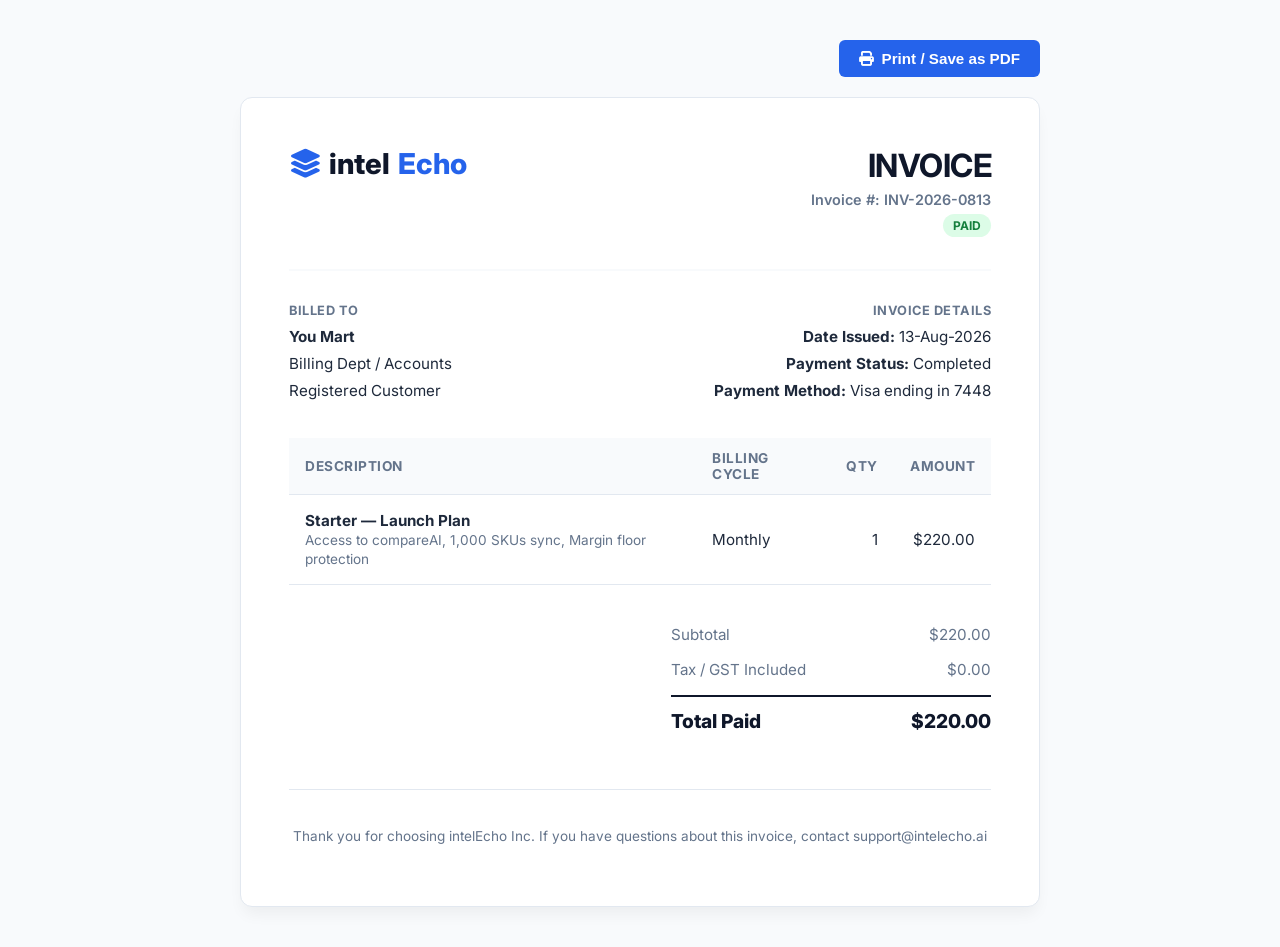
<file: invoice.html>
<!DOCTYPE html>
<html lang="en">
<head>
  <meta charset="UTF-8" />
  <meta name="viewport" content="width=device-width, initial-scale=1.0" />
  <title>Invoice — You Mart — intelEcho</title>
  <link rel="preconnect" href="https://fonts.googleapis.com" />
  <link rel="preconnect" href="https://fonts.gstatic.com" crossorigin />
  <link href="https://fonts.googleapis.com/css2?family=Inter:wght@400;500;600;700;800&display=swap" rel="stylesheet" />
  <link rel="stylesheet" href="https://cdn.jsdelivr.net/npm/@fortawesome/fontawesome-free@6.5.2/css/all.min.css" />
  <style>
    :root {
      --navy: #0f172a;
      --accent: #2563eb;
      --border: #e2e8f0;
      --bg-gray: #f8fafc;
      --text: #1e293b;
      --text-muted: #64748b;
    }

    * {
      box-sizing: border-box;
    }

    body {
      font-family: 'Inter', sans-serif;
      margin: 0;
      padding: 40px 20px;
      background: var(--bg-gray);
      color: var(--text);
    }

    .invoice-actions {
      max-width: 800px;
      margin: 0 auto 20px;
      display: flex;
      justify-content: flex-end;
      gap: 12px;
    }

    .btn-action {
      background: var(--accent);
      color: #ffffff;
      border: none;
      padding: 10px 20px;
      font-weight: 600;
      font-size: 0.95rem;
      border-radius: 6px;
      cursor: pointer;
      display: inline-flex;
      align-items: center;
      gap: 8px;
      transition: background 0.2s;
    }

    .btn-action:hover {
      background: #1d4ed8;
    }

    .invoice-card {
      max-width: 800px;
      margin: 0 auto;
      background: #ffffff;
      border: 1px solid var(--border);
      border-radius: 12px;
      padding: 48px;
      box-shadow: 0 10px 15px -3px rgba(0, 0, 0, 0.05);
    }

    .invoice-header {
      display: flex;
      justify-content: space-between;
      align-items: flex-start;
      padding-bottom: 32px;
      border-bottom: 2px solid var(--bg-gray);
    }

    .company-logo {
      font-size: 1.8rem;
      font-weight: 800;
      color: var(--navy);
      display: flex;
      align-items: center;
      gap: 8px;
    }

    .company-logo span {
      color: var(--accent);
    }

    .invoice-title-block {
      text-align: right;
    }

    .invoice-title-block h1 {
      margin: 0 0 6px;
      font-size: 2rem;
      color: var(--navy);
      letter-spacing: -0.5px;
    }

    .invoice-number {
      font-size: 0.9rem;
      color: var(--text-muted);
      font-weight: 600;
    }

    .invoice-meta-grid {
      display: grid;
      grid-template-columns: 1fr 1fr;
      gap: 32px;
      margin: 32px 0;
    }

    .meta-box h3 {
      font-size: 0.8rem;
      text-transform: uppercase;
      letter-spacing: 0.5px;
      color: var(--text-muted);
      margin: 0 0 8px;
    }

    .meta-box p {
      margin: 0 0 4px;
      font-size: 0.95rem;
      color: var(--text);
      line-height: 1.5;
    }

    .status-badge {
      display: inline-block;
      background: #dcfce7;
      color: #15803d;
      font-weight: 700;
      font-size: 0.75rem;
      padding: 4px 10px;
      border-radius: 20px;
      text-transform: uppercase;
      margin-top: 6px;
    }

    .invoice-table {
      width: 100%;
      border-collapse: collapse;
      margin: 32px 0;
    }

    .invoice-table th {
      background: var(--bg-gray);
      text-align: left;
      padding: 12px 16px;
      font-size: 0.85rem;
      text-transform: uppercase;
      color: var(--text-muted);
      letter-spacing: 0.5px;
      border-bottom: 1px solid var(--border);
    }

    .invoice-table td {
      padding: 16px;
      border-bottom: 1px solid var(--border);
      font-size: 0.95rem;
    }

    .invoice-table td.text-right,
    .invoice-table th.text-right {
      text-align: right;
    }

    .invoice-summary {
      width: 320px;
      margin-left: auto;
    }

    .summary-line {
      display: flex;
      justify-content: space-between;
      padding: 8px 0;
      font-size: 0.95rem;
      color: var(--text-muted);
    }

    .summary-line.total {
      border-top: 2px solid var(--navy);
      margin-top: 8px;
      padding-top: 12px;
      font-size: 1.2rem;
      font-weight: 800;
      color: var(--navy);
    }

    .invoice-footer {
      margin-top: 48px;
      padding-top: 24px;
      border-top: 1px solid var(--border);
      text-align: center;
      font-size: 0.85rem;
      color: var(--text-muted);
    }

    /* PRINT STYLES FOR PDF GENERATION */
    @media print {
      body {
        background: #ffffff;
        padding: 0;
      }
      .invoice-actions {
        display: none;
      }
      .invoice-card {
        border: none;
        box-shadow: none;
        padding: 0;
        max-width: 100%;
      }
    }
  </style>
</head>
<body>

  <!-- PRINT / DOWNLOAD CONTROLS -->
  <div class="invoice-actions">
    <button class="btn-action" onclick="window.print()">
      <i class="fa-solid fa-print"></i> Print / Save as PDF
    </button>
  </div>

  <!-- INVOICE CONTAINER -->
  <div class="invoice-card">
    
    <!-- HEADER -->
    <div class="invoice-header">
      <div class="company-logo">
        <i class="fa-solid fa-layer-group" style="color: var(--accent);"></i>
        intel<span>Echo</span>
      </div>
      <div class="invoice-title-block">
        <h1>INVOICE</h1>
        <div class="invoice-number">Invoice #: INV-2026-0813</div>
        <div class="status-badge">PAID</div>
      </div>
    </div>

    <!-- META INFORMATION -->
    <div class="invoice-meta-grid">
      <div class="meta-box">
        <h3>Billed To</h3>
        <p><strong>You Mart</strong></p>
        <p>Billing Dept / Accounts</p>
        <p>Registered Customer</p>
      </div>

      <div class="meta-box" style="text-align: right;">
        <h3>Invoice Details</h3>
        <p><strong>Date Issued:</strong> 13-Aug-2026</p>
        <p><strong>Payment Status:</strong> Completed</p>
        <p><strong>Payment Method:</strong> Visa ending in 7448</p>
      </div>
    </div>

    <!-- LINE ITEMS TABLE -->
    <table class="invoice-table">
      <thead>
        <tr>
          <th>Description</th>
          <th>Billing Cycle</th>
          <th class="text-right">Qty</th>
          <th class="text-right">Amount</th>
        </tr>
      </thead>
      <tbody>
        <tr>
          <td>
            <strong>Starter — Launch Plan</strong><br />
            <span style="font-size: 0.85rem; color: var(--text-muted);">
              Access to compareAI, 1,000 SKUs sync, Margin floor protection
            </span>
          </td>
          <td>Monthly</td>
          <td class="text-right">1</td>
          <td class="text-right">$220.00</td>
        </tr>
      </tbody>
    </table>

    <!-- TOTALS SUMMARY -->
    <div class="invoice-summary">
      <div class="summary-line">
        <span>Subtotal</span>
        <span>$220.00</span>
      </div>
      <div class="summary-line">
        <span>Tax / GST Included</span>
        <span>$0.00</span>
      </div>
      <div class="summary-line total">
        <span>Total Paid</span>
        <span>$220.00</span>
      </div>
    </div>

    <!-- FOOTER -->
    <div class="invoice-footer">
      <p>Thank you for choosing intelEcho Inc. If you have questions about this invoice, contact support@intelecho.ai</p>
    </div>

  </div>

</body>
</html>
</file>
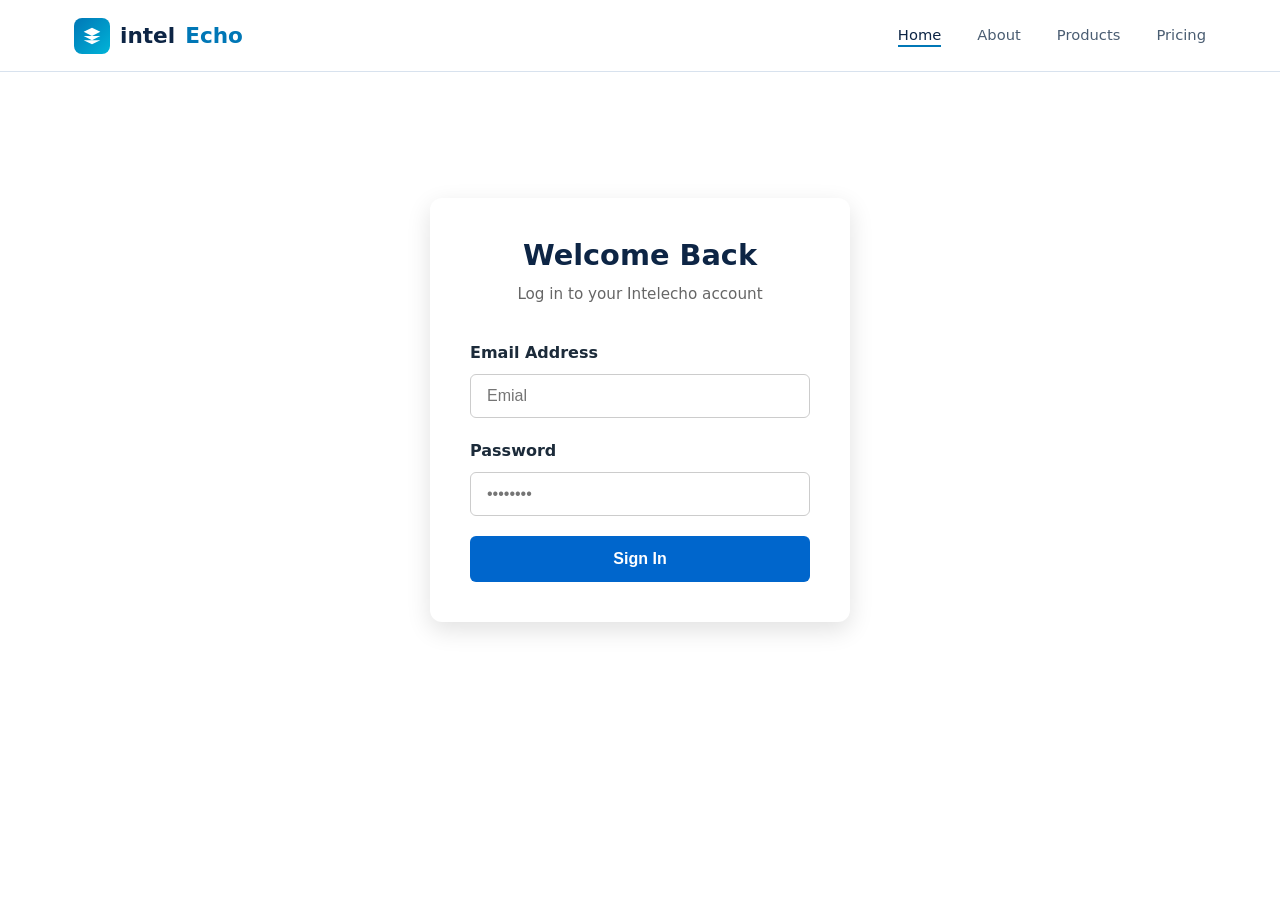
<file: login.html>
<!DOCTYPE html>
<html lang="en">
<head>
    <meta charset="UTF-8">
    <meta name="viewport" content="width=device-width, initial-scale=1.0">
    <title>Login - Intelecho</title>
    <link rel="stylesheet" href="css/style.css">
    <style>
        .login-wrapper {
            min-height: 80vh;
            display: flex;
            align-items: center;
            justify-content: center;
            padding: 2rem 1rem;
        }
        .login-card {
            width: 100%;
            max-width: 420px;
            padding: 2.5rem;
            border-radius: 12px;
            box-shadow: 0 8px 24px rgba(0, 0, 0, 0.12);
            background-color: #ffffff;
            margin-top: 100px;
        }
        .login-card h2 {
            margin-bottom: 0.5rem;
            font-size: 1.8rem;
            text-align: center;
        }
        .login-card p.subtitle {
            text-align: center;
            margin-bottom: 2rem;
            color: #666;
            font-size: 0.95rem;
        }
        .form-group {
            margin-bottom: 1.25rem;
        }
        .form-group label {
            display: block;
            margin-bottom: 0.5rem;
            font-weight: 600;
        }
        .form-group input {
            width: 100%;
            padding: 0.75rem 1rem;
            border: 1px solid #ccc;
            border-radius: 6px;
            font-size: 1rem;
            box-sizing: border-box;
        }
        .btn-submit {
            width: 100%;
            padding: 0.85rem;
            border: none;
            border-radius: 6px;
            background-color: #0066cc;
            color: #ffffff;
            font-size: 1rem;
            font-weight: 600;
            cursor: pointer;
        }
        .btn-submit:hover {
            background-color: #0052a3;
        }
        .alert-msg {
            margin-top: 1rem;
            padding: 0.75rem;
            border-radius: 6px;
            display: none;
            font-size: 0.9rem;
            text-align: center;
        }
        .alert-msg.error {
            background-color: #f8d7da;
            color: #721c24;
            border: 1px solid #f5c6cb;
        }
        .alert-msg.success {
            background-color: #d4edda;
            color: #155724;
            border: 1px solid #c3e6cb;
        }
    </style>
</head>
<body>

    <nav class="nav" id="navbar">
    <div class="nav__inner">
      <a href="index.html" class="nav__logo">
        <div class="nav__logo-icon">
          <svg viewBox="0 0 24 24" xmlns="http://www.w3.org/2000/svg">
            <path d="M12 2L2 7l10 5 10-5-10-5zM2 17l10 5 10-5M2 12l10 5 10-5"/>
          </svg>
        </div>
        intel<span class="accent">Echo</span>
      </a>

      <ul class="nav__links">
        <li><a href="index.html" class="active">Home</a></li>
        <li><a href="about.html">About</a></li>
        <li><a href="products.html">Products</a></li>
        <li><a href="pricing.html">Pricing</a></li>
      </ul>

      <!-- <div class="nav__cta">
        <a href="./login.html" target="_blank" rel="noopener" class="btn btn-primary">Get Started</a>
      </div> -->
      


      <div class="nav__hamburger" id="hamburger" aria-label="Open menu">
        <span></span><span></span><span></span>
      </div>
    </div>
  </nav>


    <main class="login-wrapper">
        <div class="login-card">
            <h2>Welcome Back</h2>
            <p class="subtitle">Log in to your Intelecho account</p>

            <form id="loginForm">
                <div class="form-group">
                    <label for="email">Email Address</label>
                    <input type="email" id="email" required placeholder="Emial">
                </div>

                <div class="form-group">
                    <label for="password">Password</label>
                    <input type="password" id="password" required placeholder="••••••••">
                </div>

                <button type="submit" class="btn-submit">Sign In</button>
            </form>

            <div id="alertMsg" class="alert-msg"></div>
        </div>
    </main>

    <script>
        // Frontend-only authentication logic
        const VALID_EMAIL = "youmart50@gmail.com";
        const VALID_PASSWORD = "youmart@2025";

        document.getElementById('loginForm').addEventListener('submit', function(e) {
            e.preventDefault();
            
            const emailInput = document.getElementById('email').value.trim();
            const passwordInput = document.getElementById('password').value;
            const alertMsg = document.getElementById('alertMsg');

            alertMsg.style.display = 'block';

            if (emailInput === VALID_EMAIL && passwordInput === VALID_PASSWORD) {
                alertMsg.className = 'alert-msg success';
                alertMsg.textContent = 'Login successful! Redirecting...';
                
                // Store simulated session in browser storage
                localStorage.setItem('intelecho_logged_in', 'true');
                localStorage.setItem('intelecho_user', emailInput);

                setTimeout(() => {
                    window.location.href = 'dashboard.html';
                }, 1200);
            } else {
                alertMsg.className = 'alert-msg error';
                alertMsg.textContent = 'Invalid email or password.';
            }
        });
    </script>
</body>
</html>
</file>
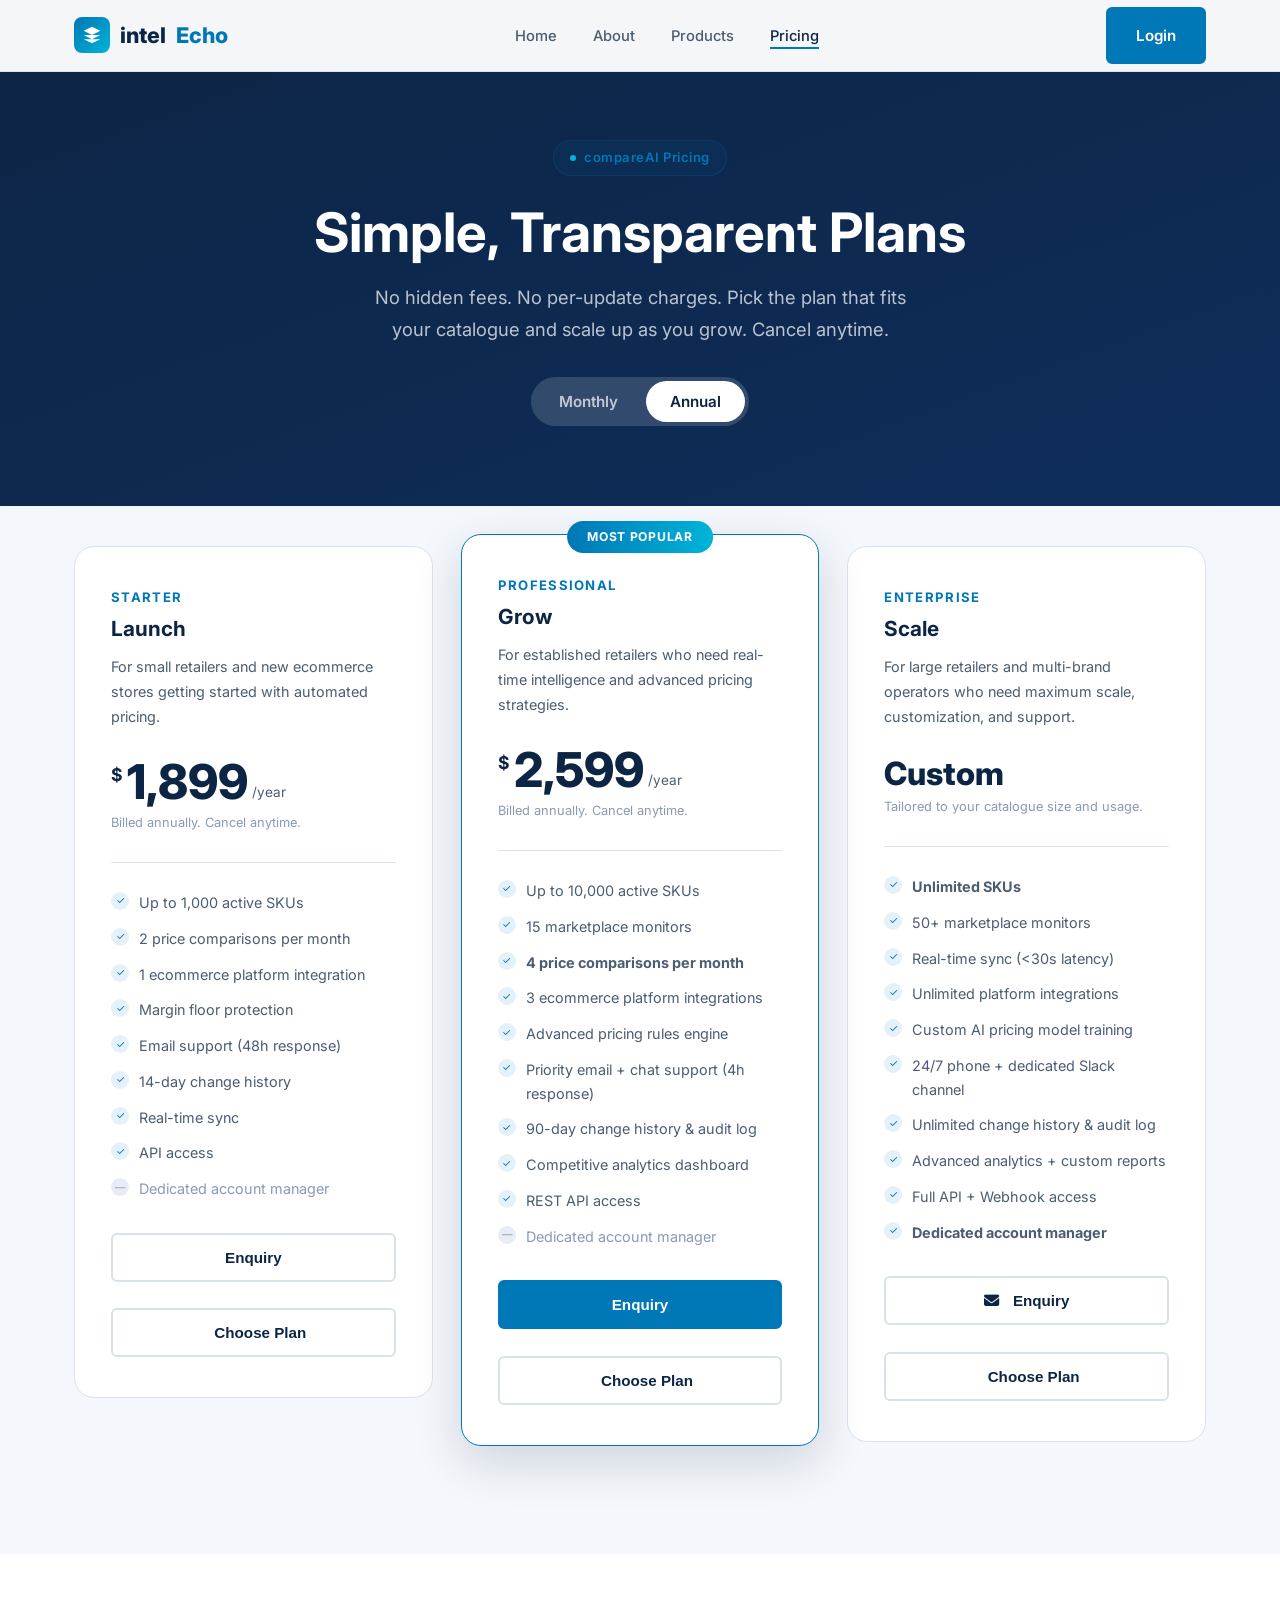
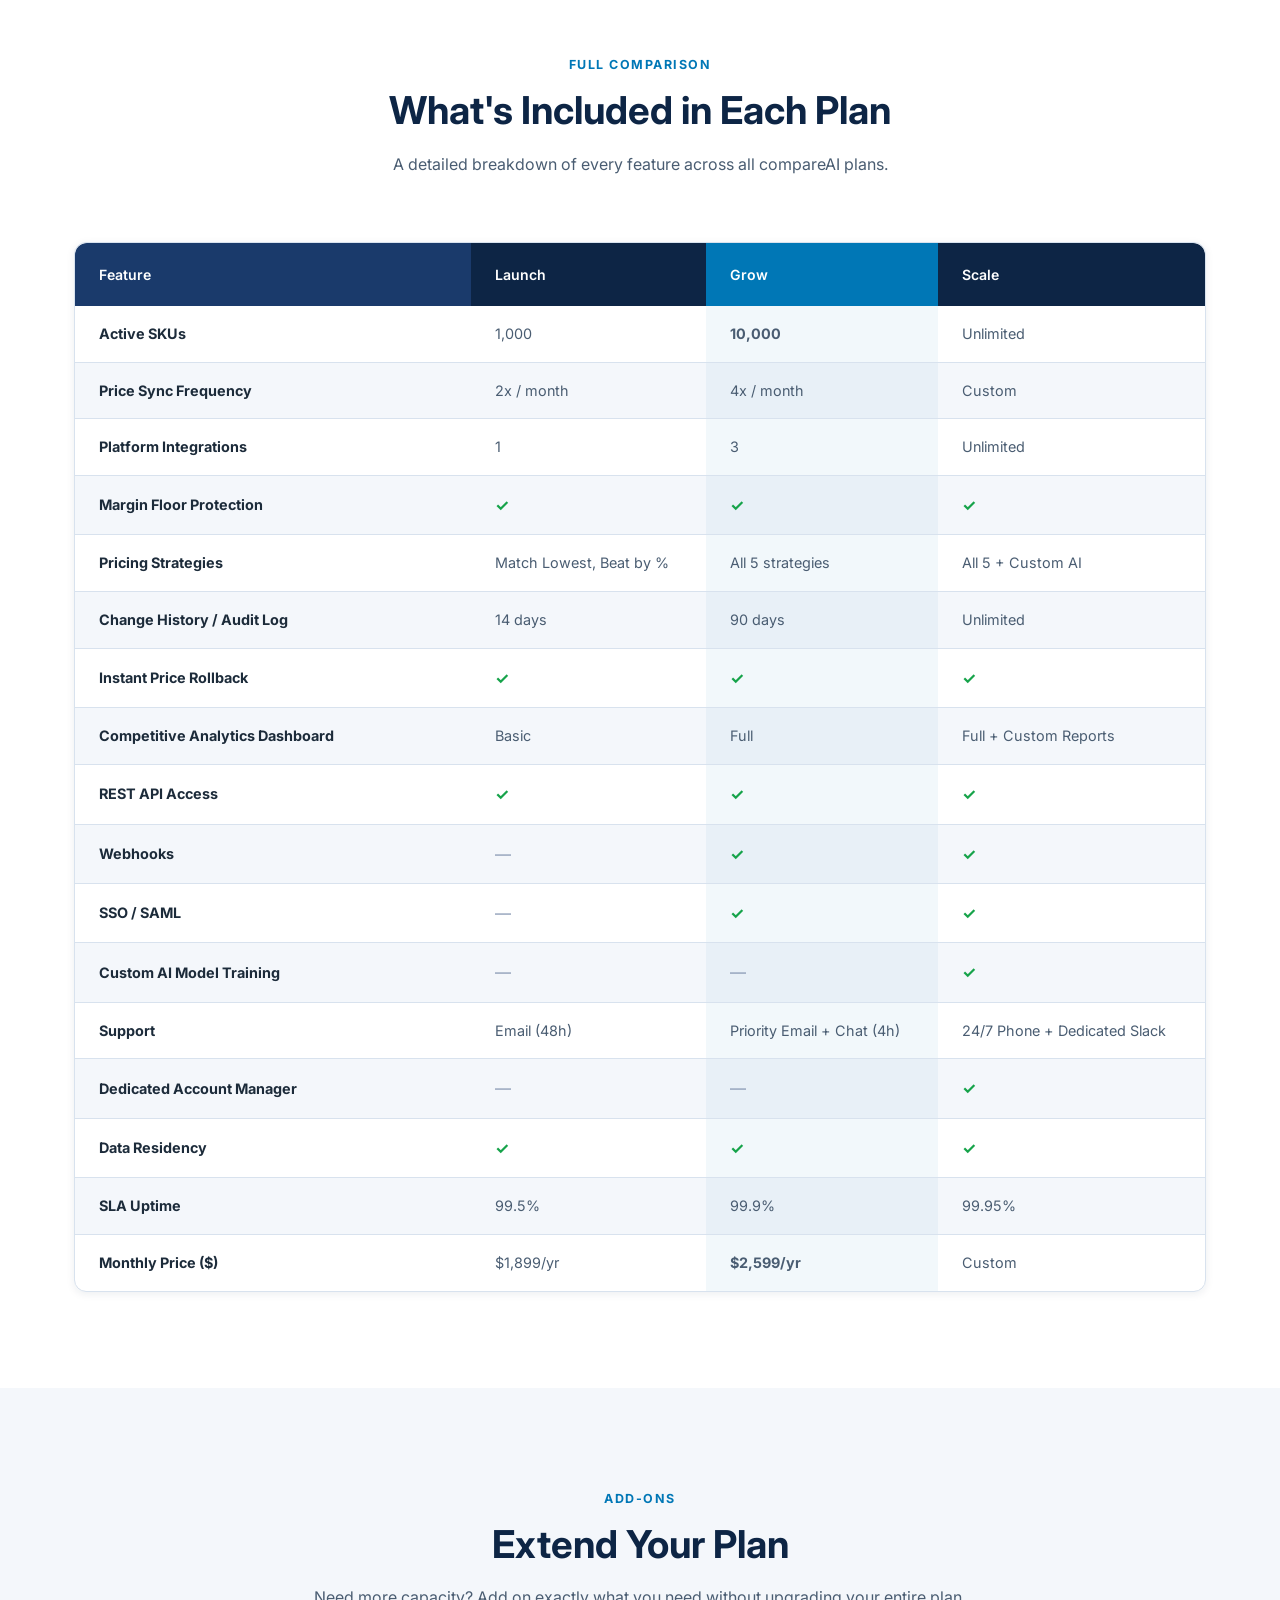
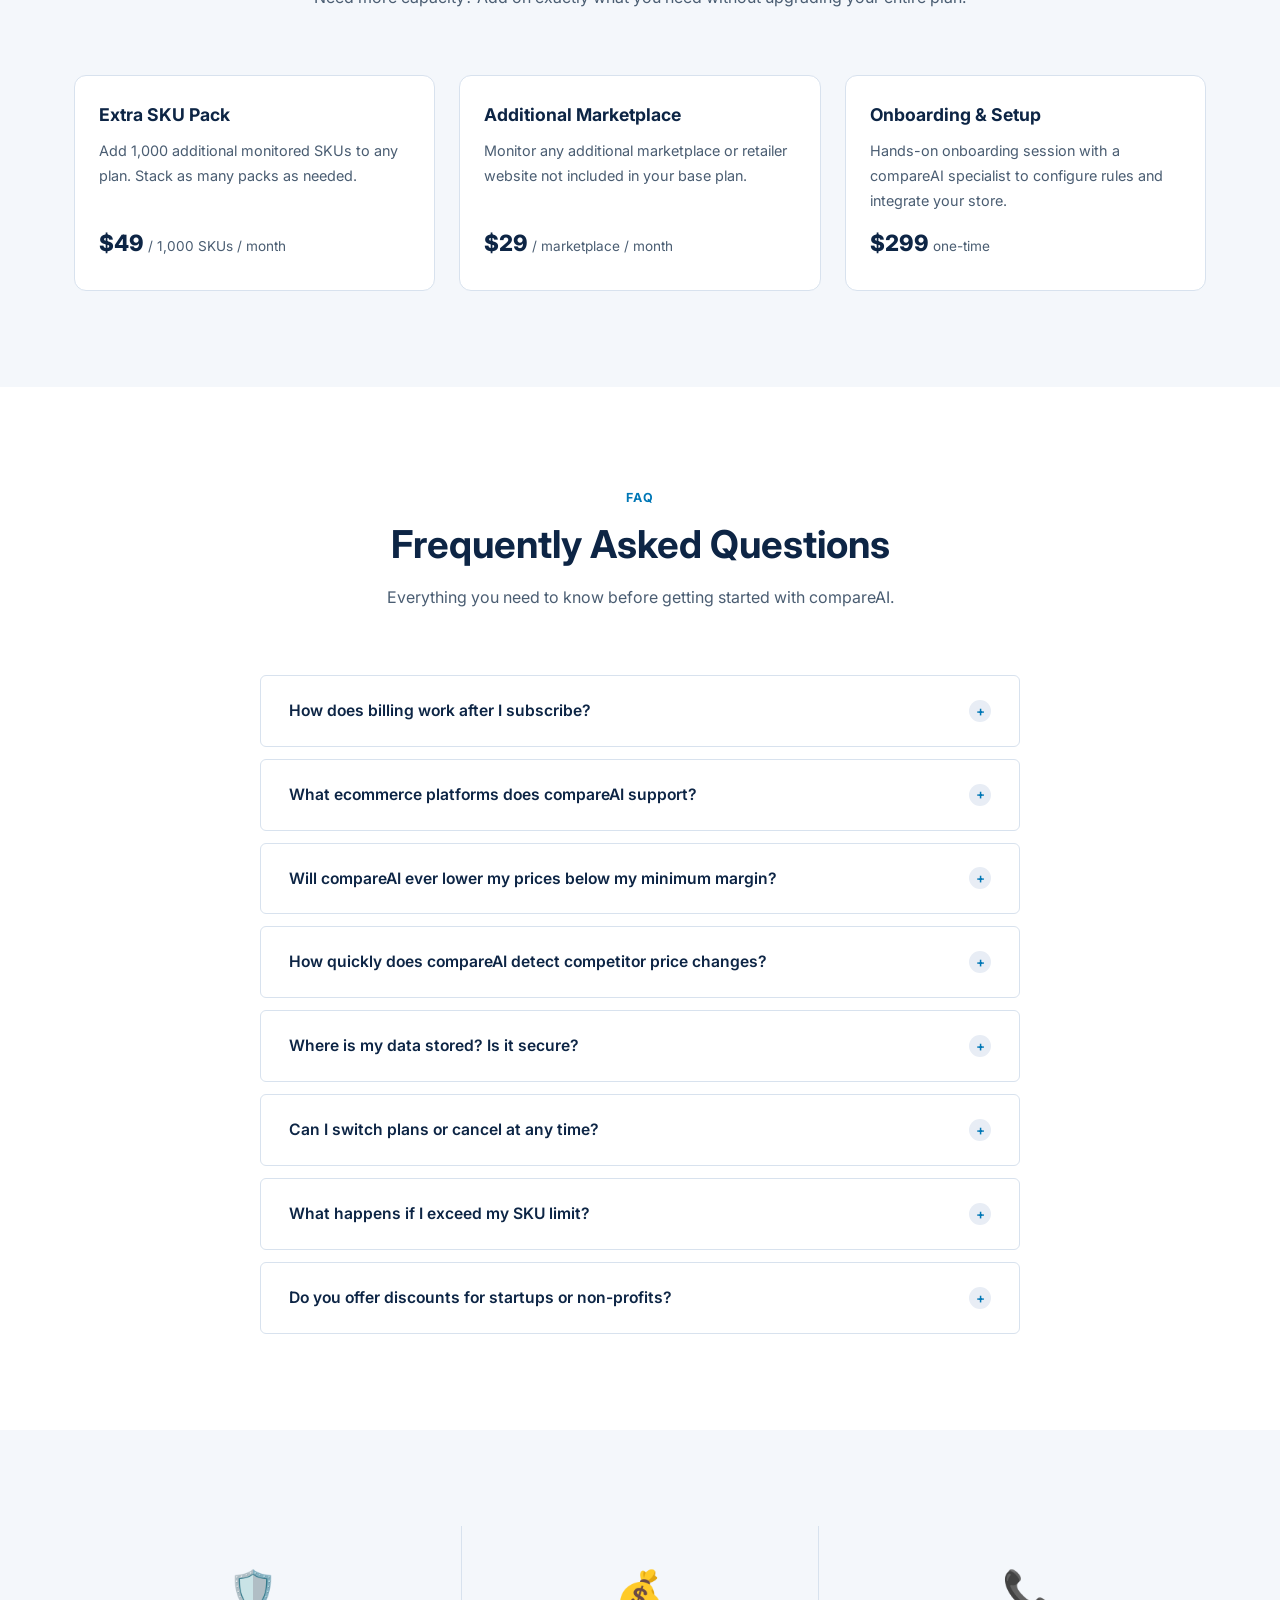
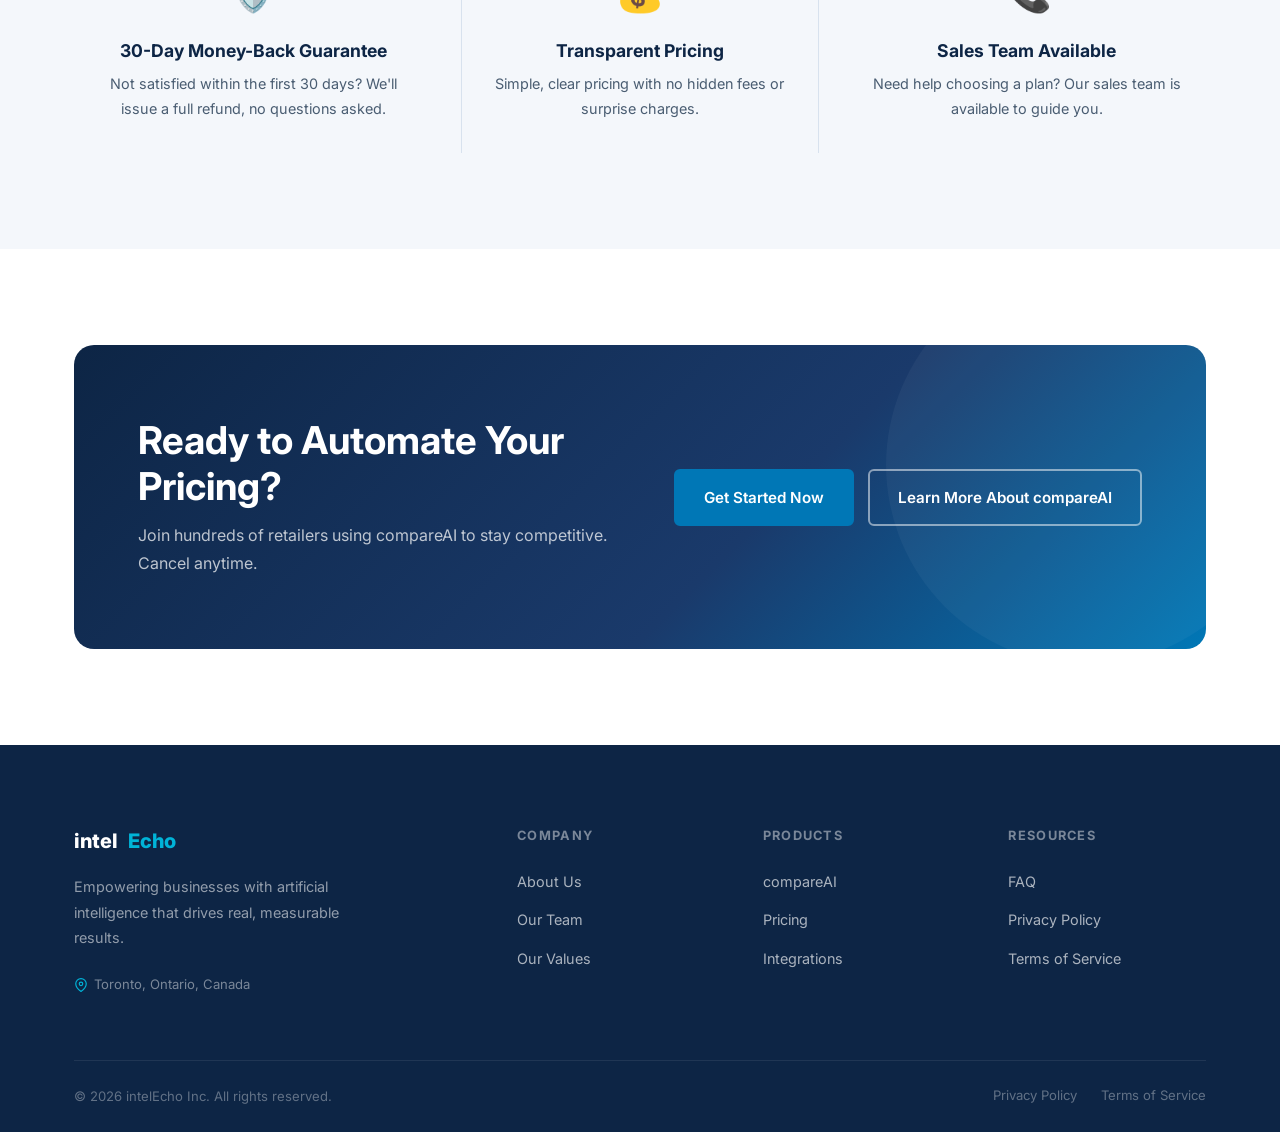
<file: pricing.html>
<!DOCTYPE html>
<html lang="en">
<head>
  <meta charset="UTF-8" />
  <meta name="viewport" content="width=device-width, initial-scale=1.0" />
  <title>Pricing — compareAI by intelEcho</title>
  <meta name="description" content="Simple, transparent pricing for compareAI. Choose a plan that fits your catalogue size and automation needs. Monthly and annual billing available." />
  <link rel="preconnect" href="https://fonts.googleapis.com" />
  <link rel="preconnect" href="https://fonts.gstatic.com" crossorigin />
  <link href="https://fonts.googleapis.com/css2?family=Inter:wght@400;500;600;700;800&display=swap" rel="stylesheet" />
  <link rel="stylesheet" href="https://cdn.jsdelivr.net/npm/@fortawesome/fontawesome-free@6.5.2/css/all.min.css" />
  <link rel="stylesheet" href="css/style.css" />
</head>
<body>

  <!-- ======================== NAVIGATION ======================== -->
  <nav class="nav" id="navbar">
    <div class="nav__inner">
      <a href="index.html" class="nav__logo">
        <div class="nav__logo-icon">
          <svg viewBox="0 0 24 24" xmlns="http://www.w3.org/2000/svg">
            <path d="M12 2L2 7l10 5 10-5-10-5zM2 17l10 5 10-5M2 12l10 5 10-5"/>
          </svg>
        </div>
        intel<span class="accent">Echo</span>
      </a>

      <ul class="nav__links">
        <li><a href="index.html">Home</a></li>
        <li><a href="about.html">About</a></li>
        <li><a href="products.html">Products</a></li>
        <li><a href="pricing.html" class="active">Pricing</a></li>
      </ul>

      <div class="nav__cta">
        <a href="./login.html" target="_blank" rel="noopener" class="btn btn-primary">Login</a>
      </div>

      <div class="nav__hamburger" id="hamburger" aria-label="Open menu">
        <span></span><span></span><span></span>
      </div>
    </div>
  </nav>

  <div class="nav__mobile" id="mobileMenu">
    <a href="index.html">Home</a>
    <a href="about.html">About</a>
    <a href="products.html">Products</a>
    <a href="pricing.html">Pricing</a>
    <a href="https://mail.google.com/mail/?view=cm&fs=1&to=contact@intelechoai.com&su=Getting+Started+with+intelEcho" target="_blank" rel="noopener" class="btn btn-primary">Get Started</a>
  </div>

  <!-- ======================== PRICING HERO ======================== -->
  <section class="pricing-hero">
    <div class="container">
      <div class="hero__eyebrow" style="margin:0 auto 24px; display:inline-flex;">compareAI Pricing</div>
      <h1 style="color:var(--white); margin-bottom:16px;">Simple, Transparent Plans</h1>
      <p class="lead" style="color:rgba(255,255,255,0.72); margin:0 auto;">No hidden fees. No per-update charges. Pick the plan that fits your catalogue and scale up as you grow. Cancel anytime.</p>

      <div class="pricing-toggle" id="billingToggle">
        <span class="pricing-toggle__label" data-billing="monthly" id="toggleMonthly">Monthly</span>
        <span class="pricing-toggle__label active" data-billing="annual" id="toggleAnnual">Annual</span>
      </div>
    </div>
  </section>

  <!-- ======================== PRICING CARDS ======================== -->
<!-- ======================== PRICING CARDS ======================== -->
  <section class="section section--gray" style="padding-top: 80px;">
    <div class="container">
      <div class="pricing__grid">

        <!-- STARTER -->
        <div class="pricing-card">
          <div class="pricing-card__plan">Starter</div>
          <h3>Launch</h3>
          <p class="pricing-card__desc">For small retailers and new ecommerce stores getting started with automated pricing.</p>

          <div class="pricing-card__price">
            <div class="pricing-card__amount" id="starterPrice">
              <span class="pricing-card__currency">$</span>
              <span class="pricing-card__number">1,899</span>
              <span class="pricing-card__period">/year</span>
            </div>
            <p class="pricing-card__billing-note" id="starterNote">Billed annually. Cancel anytime.</p>
          </div>

          <ul class="pricing-card__features">
            <li class="pricing-card__feature"><span class="check">✓</span>Up to 1,000 active SKUs</li>
            <li class="pricing-card__feature"><span class="check">✓</span>2 price comparisons per month</li>
            <li class="pricing-card__feature"><span class="check">✓</span>1 ecommerce platform integration</li>
            <li class="pricing-card__feature"><span class="check">✓</span>Margin floor protection</li>
            <li class="pricing-card__feature"><span class="check">✓</span>Email support (48h response)</li>
            <li class="pricing-card__feature"><span class="check">✓</span>14-day change history</li>
            <li class="pricing-card__feature"><span class="check">✓</span>Real-time sync</li>
            <li class="pricing-card__feature"><span class="check">✓</span>API access</li>
            <li class="pricing-card__feature">
              <span class="check check--na">—</span>
              <span style="color:var(--mid-gray);">Dedicated account manager</span>
            </li>
          </ul>

          <button class="btn btn-outline-dark enquiry-trigger" data-plan="Launch">
            Enquiry
          </button>
          <br><br>
            <button class="btn btn-outline-dark enquiry-trigger" data-plan="Scale">
            <i  style="margin-right:6px;"></i>Choose Plan
          </button>
        </div>

        <!-- PROFESSIONAL (FEATURED) -->
        <div class="pricing-card pricing-card--featured">
          <div class="pricing-card__popular">Most Popular</div>
          <div class="pricing-card__plan">Professional</div>
          <h3>Grow</h3>
          <p class="pricing-card__desc">For established retailers who need real-time intelligence and advanced pricing strategies.</p>

          <div class="pricing-card__price">
            <div class="pricing-card__amount" id="proPrice">
              <span class="pricing-card__currency">$</span>
              <span class="pricing-card__number">2,599</span>
              <span class="pricing-card__period">/year</span>
            </div>
            <p class="pricing-card__billing-note" id="proNote">Billed annually. Cancel anytime.</p>
          </div>

          <ul class="pricing-card__features">
            <li class="pricing-card__feature"><span class="check">✓</span>Up to 10,000 active SKUs</li>
            <li class="pricing-card__feature"><span class="check">✓</span>15 marketplace monitors</li>
            <li class="pricing-card__feature"><span class="check">✓</span><strong>4 price comparisons per month</strong></li>
            <li class="pricing-card__feature"><span class="check">✓</span>3 ecommerce platform integrations</li>
            <li class="pricing-card__feature"><span class="check">✓</span>Advanced pricing rules engine</li>
            <li class="pricing-card__feature"><span class="check">✓</span>Priority email + chat support (4h response)</li>
            <li class="pricing-card__feature"><span class="check">✓</span>90-day change history & audit log</li>
            <li class="pricing-card__feature"><span class="check">✓</span>Competitive analytics dashboard</li>
            <li class="pricing-card__feature"><span class="check">✓</span>REST API access</li>
            <li class="pricing-card__feature">
              <span class="check check--na">—</span>
              <span style="color:var(--mid-gray);">Dedicated account manager</span>
            </li>
          </ul>

          <button class="btn btn-primary enquiry-trigger" data-plan="Grow">
            Enquiry
          </button>
          <br><br>
            <button class="btn btn-outline-dark enquiry-trigger" data-plan="Scale">
            <i  style="margin-right:6px;"></i>Choose Plan
          </button>
        </div>

        <!-- ENTERPRISE -->
        <div class="pricing-card">
          <div class="pricing-card__plan">Enterprise</div>
          <h3>Scale</h3>
          <p class="pricing-card__desc">For large retailers and multi-brand operators who need maximum scale, customization, and support.</p>

          <div class="pricing-card__price">
            <div class="pricing-card__amount pricing-card__enterprise">
              <span class="pricing-card__number" style="font-size:2rem;">Custom</span>
            </div>
            <p class="pricing-card__billing-note">Tailored to your catalogue size and usage.</p>
          </div>

          <ul class="pricing-card__features">
            <li class="pricing-card__feature"><span class="check">✓</span><strong>Unlimited SKUs</strong></li>
            <li class="pricing-card__feature"><span class="check">✓</span>50+ marketplace monitors</li>
            <li class="pricing-card__feature"><span class="check">✓</span>Real-time sync (&lt;30s latency)</li>
            <li class="pricing-card__feature"><span class="check">✓</span>Unlimited platform integrations</li>
            <li class="pricing-card__feature"><span class="check">✓</span>Custom AI pricing model training</li>
            <li class="pricing-card__feature"><span class="check">✓</span>24/7 phone + dedicated Slack channel</li>
            <li class="pricing-card__feature"><span class="check">✓</span>Unlimited change history & audit log</li>
            <li class="pricing-card__feature"><span class="check">✓</span>Advanced analytics + custom reports</li>
            <li class="pricing-card__feature"><span class="check">✓</span>Full API + Webhook access</li>
            <li class="pricing-card__feature"><span class="check">✓</span><strong>Dedicated account manager</strong></li>
          </ul>

          <button class="btn btn-outline-dark enquiry-trigger" data-plan="Scale">
            <i class="fa-solid fa-envelope" style="margin-right:6px;"></i>Enquiry
          </button>
          <br><br>
            <button class="btn btn-outline-dark enquiry-trigger" data-plan="Scale">
            <i  style="margin-right:6px;"></i>Choose Plan
          </button>
        </div>

      </div>
    </div>
  </section>


  <!-- ======================== COMPARISON TABLE ======================== -->
  <section class="section">
    <div class="container">
      <div class="section__header">
        <span class="eyebrow">Full Comparison</span>
        <h2>What's Included in Each Plan</h2>
        <p>A detailed breakdown of every feature across all compareAI plans.</p>
      </div>

      <div style="overflow-x: auto; border-radius: var(--radius-md); box-shadow: var(--shadow-sm); border: 1px solid var(--border);">
        <table class="comparison-table">
          <thead>
            <tr>
              <th>Feature</th>
              <th>Launch</th>
              <th class="featured-col">Grow</th>
              <th>Scale</th>
            </tr>
          </thead>
          <tbody>
            <tr>
              <td><strong>Active SKUs</strong></td>
              <td>1,000</td>
              <td class="featured-col"><strong>10,000</strong></td>
              <td>Unlimited</td>
            </tr>
            <tr>
              <td><strong>Price Sync Frequency</strong></td>
              <td>2x / month</td>
              <td class="featured-col">4x / month</td>
              <td>Custom</td>
            </tr>
            <tr>
              <td><strong>Platform Integrations</strong></td>
              <td>1</td>
              <td class="featured-col">3</td>
              <td>Unlimited</td>
            </tr>
            <tr>
              <td><strong>Margin Floor Protection</strong></td>
              <td><span class="tick">✓</span></td>
              <td class="featured-col"><span class="tick">✓</span></td>
              <td><span class="tick">✓</span></td>
            </tr>
            <tr>
              <td><strong>Pricing Strategies</strong></td>
              <td>Match Lowest, Beat by %</td>
              <td class="featured-col">All 5 strategies</td>
              <td>All 5 + Custom AI</td>
            </tr>
            <tr>
              <td><strong>Change History / Audit Log</strong></td>
              <td>14 days</td>
              <td class="featured-col">90 days</td>
              <td>Unlimited</td>
            </tr>
            <tr>
              <td><strong>Instant Price Rollback</strong></td>
              <td><span class="tick">✓</span></td>
              <td class="featured-col"><span class="tick">✓</span></td>
              <td><span class="tick">✓</span></td>
            </tr>
            <tr>
              <td><strong>Competitive Analytics Dashboard</strong></td>
              <td>Basic</td>
              <td class="featured-col">Full</td>
              <td>Full + Custom Reports</td>
            </tr>
            <tr>
              <td><strong>REST API Access</strong></td>
              <td><span class="tick">✓</span></td>
              <td class="featured-col"><span class="tick">✓</span></td>
              <td><span class="tick">✓</span></td>
            </tr>
            <tr>
              <td><strong>Webhooks</strong></td>
              <td><span class="cross">—</span></td>
              <td class="featured-col"><span class="tick">✓</span></td>
              <td><span class="tick">✓</span></td>
            </tr>
            <tr>
              <td><strong>SSO / SAML</strong></td>
              <td><span class="cross">—</span></td>
              <td class="featured-col"><span class="tick">✓</span></td>
              <td><span class="tick">✓</span></td>
            </tr>
            <tr>
              <td><strong>Custom AI Model Training</strong></td>
              <td><span class="cross">—</span></td>
              <td class="featured-col"><span class="cross">—</span></td>
              <td><span class="tick">✓</span></td>
            </tr>
            <tr>
              <td><strong>Support</strong></td>
              <td>Email (48h)</td>
              <td class="featured-col">Priority Email + Chat (4h)</td>
              <td>24/7 Phone + Dedicated Slack</td>
            </tr>
            <tr>
              <td><strong>Dedicated Account Manager</strong></td>
              <td><span class="cross">—</span></td>
              <td class="featured-col"><span class="cross">—</span></td>
              <td><span class="tick">✓</span></td>
            </tr>
            <tr>
              <td><strong>Data Residency</strong></td>
              <td><span class="tick">✓</span></td>
              <td class="featured-col"><span class="tick">✓</span></td>
              <td><span class="tick">✓</span></td>
            </tr>
            <tr>
              <td><strong>SLA Uptime</strong></td>
              <td>99.5%</td>
              <td class="featured-col">99.9%</td>
              <td>99.95%</td>
            </tr>
            <tr>
              <td><strong>Monthly Price ($)</strong></td>
              <td>$1,899/yr</td>
              <td class="featured-col"><strong>$2,599/yr</strong></td>
              <td>Custom</td>
            </tr>
          </tbody>
        </table>
      </div>
    </div>
  </section>

  <!-- ======================== ADD-ONS ======================== -->
  <section class="section section--gray">
    <div class="container">
      <div class="section__header">
        <span class="eyebrow">Add-Ons</span>
        <h2>Extend Your Plan</h2>
        <p>Need more capacity? Add on exactly what you need without upgrading your entire plan.</p>
      </div>
      <div style="display:grid; grid-template-columns:repeat(3,1fr); gap:24px;">

        <div style="background:var(--white); border:1px solid var(--border); border-radius:var(--radius-md); padding:28px 24px; display:flex; flex-direction:column; gap:12px;">
          <h4>Extra SKU Pack</h4>
          <p style="font-size:0.9rem; flex:1;">Add 1,000 additional monitored SKUs to any plan. Stack as many packs as needed.</p>
          <div style="display:flex; align-items:baseline; gap:4px;">
            <span style="font-size:1.4rem; font-weight:800; color:var(--navy);">$49</span>
            <span style="font-size:0.85rem; color:var(--text-light);">/ 1,000 SKUs / month</span>
          </div>
        </div>

        <div style="background:var(--white); border:1px solid var(--border); border-radius:var(--radius-md); padding:28px 24px; display:flex; flex-direction:column; gap:12px;">
          <h4>Additional Marketplace</h4>
          <p style="font-size:0.9rem; flex:1;">Monitor any additional marketplace or retailer website not included in your base plan.</p>
          <div style="display:flex; align-items:baseline; gap:4px;">
            <span style="font-size:1.4rem; font-weight:800; color:var(--navy);">$29</span>
            <span style="font-size:0.85rem; color:var(--text-light);">/ marketplace / month</span>
          </div>
        </div>

        <div style="background:var(--white); border:1px solid var(--border); border-radius:var(--radius-md); padding:28px 24px; display:flex; flex-direction:column; gap:12px;">
          <h4>Onboarding & Setup</h4>
          <p style="font-size:0.9rem; flex:1;">Hands-on onboarding session with a compareAI specialist to configure rules and integrate your store.</p>
          <div style="display:flex; align-items:baseline; gap:4px;">
            <span style="font-size:1.4rem; font-weight:800; color:var(--navy);">$299</span>
            <span style="font-size:0.85rem; color:var(--text-light);">one-time</span>
          </div>
        </div>

      </div>
    </div>
  </section>

  <!-- ======================== FAQ ======================== -->
  <section class="section" id="faq">
    <div class="container">
      <div class="section__header">
        <span class="eyebrow">FAQ</span>
        <h2>Frequently Asked Questions</h2>
        <p>Everything you need to know before getting started with compareAI.</p>
      </div>

      <div class="faq__list">

        <div class="faq__item">
          <div class="faq__question">
            How does billing work after I subscribe?
            <span class="faq__icon">+</span>
          </div>
          <div class="faq__answer">
            <div class="faq__answer-inner">
              Once you subscribe, your plan is activated immediately and your card is charged at the start of each billing cycle (monthly or annual). You can upgrade, downgrade, or cancel at any time from your account dashboard. Cancellations take effect at the end of the current billing period — you will not be charged again after cancelling.
            </div>
          </div>
        </div>

        <div class="faq__item">
          <div class="faq__question">
            What ecommerce platforms does compareAI support?
            <span class="faq__icon">+</span>
          </div>
          <div class="faq__answer">
            <div class="faq__answer-inner">
              compareAI natively integrates with Shopify, WooCommerce, Magento, and BigCommerce through one-click plugins. For platforms not listed, we provide a full REST API and webhook system that allows integration with any ecommerce stack. Our technical team can also assist with custom integrations on Enterprise plans.
            </div>
          </div>
        </div>

        <div class="faq__item">
          <div class="faq__question">
            Will compareAI ever lower my prices below my minimum margin?
            <span class="faq__icon">+</span>
          </div>
          <div class="faq__answer">
            <div class="faq__answer-inner">
              Never. Margin floor protection is a foundational feature of every plan. You set minimum price thresholds — either as an absolute dollar amount or as a percentage markup over your cost — and compareAI will never breach those boundaries, regardless of what competitors do. Your margins are always protected.
            </div>
          </div>
        </div>

        <div class="faq__item">
          <div class="faq__question">
            How quickly does compareAI detect competitor price changes?
            <span class="faq__icon">+</span>
          </div>
          <div class="faq__answer">
            <div class="faq__answer-inner">
              On the Launch plan, we run 2 price comparison scans per month across your monitored platforms. On the Grow (Professional) plan, we run 4 comparison scans per month for more frequent competitive insights. Enterprise clients receive a custom scan schedule tailored to their needs.
            </div>
          </div>
        </div>

        <div class="faq__item">
          <div class="faq__question">
            Where is my data stored? Is it secure?
            <span class="faq__icon">+</span>
          </div>
          <div class="faq__answer">
            <div class="faq__answer-inner">
              Yes. All data processed and stored by compareAI resides in secure, enterprise-grade data centres. intelEcho is fully compliant with applicable privacy legislation and industry-standard security practices. We never share your data with third parties without your explicit written consent.
            </div>
          </div>
        </div>

        <div class="faq__item">
          <div class="faq__question">
            Can I switch plans or cancel at any time?
            <span class="faq__icon">+</span>
          </div>
          <div class="faq__answer">
            <div class="faq__answer-inner">
              Yes. All plans can be upgraded, downgraded, or cancelled at any time with no penalties or lock-in periods. Plans are billed annually upfront. If you cancel, you retain access until the end of your current billing period.
            </div>
          </div>
        </div>

        <div class="faq__item">
          <div class="faq__question">
            What happens if I exceed my SKU limit?
            <span class="faq__icon">+</span>
          </div>
          <div class="faq__answer">
            <div class="faq__answer-inner">
              If your catalogue grows beyond your plan's SKU limit, compareAI will notify you and pause monitoring on the oldest SKUs until you either upgrade your plan or purchase an Extra SKU Pack add-on ($49 CA per 1,000 SKUs/month). We never silently drop active monitoring without alerting you first.
            </div>
          </div>
        </div>

        <div class="faq__item">
          <div class="faq__question">
            Do you offer discounts for startups or non-profits?
            <span class="faq__icon">+</span>
          </div>
          <div class="faq__answer">
            <div class="faq__answer-inner">
              Yes. We offer a 30% startup discount for companies less than 2 years old with less than $2M in annual revenue, and a 40% non-profit discount for registered charities. Please reach out to our sales team with proof of eligibility to apply the discount to your account.
            </div>
          </div>
        </div>

      </div>
    </div>
  </section>

  <!-- ======================== GUARANTEE ======================== -->
  <section class="section section--gray">
    <div class="container">
      <div style="display:grid; grid-template-columns:1fr 1fr 1fr; gap:28px; text-align:center;">
        <div style="padding:32px 24px;">
          <div style="font-size:2.5rem; margin-bottom:16px;">🛡️</div>
          <h4 style="margin-bottom:10px;">30-Day Money-Back Guarantee</h4>
          <p style="font-size:0.9rem;">Not satisfied within the first 30 days? We'll issue a full refund, no questions asked.</p>
        </div>
        <div style="padding:32px 24px; border-left:1px solid var(--border); border-right:1px solid var(--border);">
          <div style="font-size:2.5rem; margin-bottom:16px;">💰</div>
          <h4 style="margin-bottom:10px;">Transparent Pricing</h4>
          <p style="font-size:0.9rem;">Simple, clear pricing with no hidden fees or surprise charges.</p>
        </div>
        <div style="padding:32px 24px;">
          <div style="font-size:2.5rem; margin-bottom:16px;">📞</div>
          <h4 style="margin-bottom:10px;">Sales Team Available</h4>
          <p style="font-size:0.9rem;">Need help choosing a plan? Our sales team is available to guide you.</p>
        </div>
      </div>
    </div>
  </section>

  <!-- ======================== FINAL CTA ======================== -->
  <section class="section">
    <div class="container">
      <div class="cta-banner">
        <div class="cta-banner__content">
          <h2>Ready to Automate Your Pricing?</h2>
          <p>Join hundreds of retailers using compareAI to stay competitive. Cancel anytime.</p>
        </div>
        <div class="cta-banner__actions">
          <a href="https://mail.google.com/mail/?view=cm&fs=1&to=contact@intelechoai.com&su=Getting+Started+with+intelEcho" target="_blank" rel="noopener" class="btn btn-primary">Get Started Now</a>
          <a href="products.html" class="btn btn-outline">Learn More About compareAI</a>
        </div>
      </div>
    </div>
  </section>

  <!-- ======================== FOOTER ======================== -->
  <footer class="footer">
    <div class="container">
      <div class="footer__grid">
        <div class="footer__brand">
          <div class="footer__logo">intel<span class="accent">Echo</span></div>
          <p class="footer__desc">Empowering businesses with artificial intelligence that drives real, measurable results.</p>
          <div class="footer__location">
            <svg viewBox="0 0 24 24"><path d="M21 10c0 7-9 13-9 13s-9-6-9-13a9 9 0 0 1 18 0z"/><circle cx="12" cy="10" r="3"/></svg>
            Toronto, Ontario, Canada
          </div>
        </div>
        <div>
          <p class="footer__col-title">Company</p>
          <ul class="footer__links">
            <li><a href="about.html">About Us</a></li>
            <li><a href="about.html#team">Our Team</a></li>
            <li><a href="about.html#values">Our Values</a></li>
          </ul>
        </div>
        <div>
          <p class="footer__col-title">Products</p>
          <ul class="footer__links">
            <li><a href="products.html">compareAI</a></li>
            <li><a href="pricing.html">Pricing</a></li>
            <li><a href="products.html#integrations">Integrations</a></li>
          </ul>
        </div>
        <div>
          <p class="footer__col-title">Resources</p>
          <ul class="footer__links">
            <li><a href="pricing.html#faq">FAQ</a></li>
            <li><a href="#">Privacy Policy</a></li>
            <li><a href="#">Terms of Service</a></li>
          </ul>
        </div>
      </div>
      <div class="footer__bottom">
          <p class="footer__copy">&copy; 2026 intelEcho Inc. All rights reserved.</p>
        <div class="footer__bottom-links">
          <a href="#">Privacy Policy</a>
          <a href="#">Terms of Service</a>
        </div>
      </div>
    </div>
  </footer>

  <script src="js/main.js"></script>

  <!-- ======================== BILLING TOGGLE SCRIPT ======================== -->
   
  <script>
    (function () {
      var toggleMonthly = document.getElementById('toggleMonthly');
      var toggleAnnual  = document.getElementById('toggleAnnual');

      var starterNum    = document.querySelector('#starterPrice .pricing-card__number');
      var starterPeriod = document.querySelector('#starterPrice .pricing-card__period');
      var starterNote   = document.getElementById('starterNote');

      var proNum        = document.querySelector('#proPrice .pricing-card__number');
      var proPeriod     = document.querySelector('#proPrice .pricing-card__period');
      var proNote       = document.getElementById('proNote');

      function setMonthly() {
        toggleMonthly.classList.add('active');
        toggleAnnual.classList.remove('active');

        starterNum.textContent    = '220';
        starterPeriod.textContent = '/month';
        starterNote.textContent   = 'Billed monthly. Cancel anytime.';

        proNum.textContent        = '310';
        proPeriod.textContent     = '/month';
        proNote.textContent       = 'Billed monthly. Cancel anytime.';
      }

      function setAnnual() {
        toggleAnnual.classList.add('active');
        toggleMonthly.classList.remove('active');

        starterNum.textContent    = '1,899';
        starterPeriod.textContent = '/year';
        starterNote.textContent   = 'Billed annually. Cancel anytime.';

        proNum.textContent        = '2,599';
        proPeriod.textContent     = '/year';
        proNote.textContent       = 'Billed annually. Cancel anytime.';
      }

      toggleMonthly.addEventListener('click', setMonthly);
      toggleAnnual.addEventListener('click',  setAnnual);
    }());
  </script>

  <!-- ======================== ENQUIRY MODAL ======================== -->
  <div class="pay-overlay" id="payOverlay"></div>
  <div class="pay-modal" id="payModal" role="dialog" aria-modal="true" aria-labelledby="payModalTitle">
    <button class="pay-modal__close" id="payClose" aria-label="Close">
      <i class="fa-solid fa-xmark"></i>
    </button>
    <div class="pay-modal__header">
      <div class="pay-modal__logo">intel<span>Echo</span></div>
      <h3 id="payModalTitle">Send an Enquiry</h3>
      <p>Tell us where to reach you about this plan.</p>
    </div>

    <div class="pay-modal__plan-summary">
      <div class="pay-modal__plan-row">
        <span class="pay-modal__plan-name" id="payPlanLabel">Grow Plan</span>
        <span class="pay-modal__plan-price">Plan enquiry</span>
      </div>
      <div class="pay-modal__trial-note">
        <i class="fa-solid fa-paper-plane"></i>
        Our team will be in touch soon
      </div>
    </div>

    <form class="pay-modal__form" id="payForm" novalidate>
      <div class="pay-modal__field">
        <label for="payName">Name <span aria-hidden="true">*</span></label>
        <div class="pay-modal__input-wrap">
          <i class="fa-solid fa-user"></i>
          <input type="text" id="payName" placeholder="Jane Smith" required autocomplete="name" />
        </div>
      </div>
      <div class="pay-modal__field">
        <label for="payPhone">Phone Number <span aria-hidden="true">*</span></label>
        <div class="pay-modal__input-wrap">
          <i class="fa-solid fa-phone"></i>
          <input type="tel" id="payPhone" placeholder="+1 416 000 0000" required autocomplete="tel" />
        </div>
      </div>
      <div class="pay-modal__field">
        <label for="payEmail">Email <span aria-hidden="true">*</span></label>
        <div class="pay-modal__input-wrap">
          <i class="fa-solid fa-envelope"></i>
          <input type="email" id="payEmail" placeholder="jane@yourcompany.com" required autocomplete="email" />
        </div>
      </div>
      <button type="submit" class="btn btn-primary pay-modal__submit">
        <i class="fa-solid fa-paper-plane"></i>
        Send
      </button>
    </form>
    <div class="pay-modal__success" id="paySuccess" aria-live="polite">
      <i class="fa-solid fa-circle-check"></i>
      <h3>Mail sent</h3>
      <p>Thanks, we'll be in touch soon.</p>
    </div>
  </div>

  <!-- ======================== PLAN ENQUIRY ======================== -->
  <!-- <script>
    (function () {
      var modal     = document.getElementById('payModal');
      var overlay   = document.getElementById('payOverlay');
      var form      = document.getElementById('payForm');
      var success   = document.getElementById('paySuccess');
      var planLabel = document.getElementById('payPlanLabel');
      var closeBtn  = document.getElementById('payClose');

      document.querySelectorAll('.enquiry-trigger').forEach(function (btn) {
        btn.addEventListener('click', function () {
          planLabel.textContent = btn.getAttribute('data-plan') + ' Plan';

          modal.classList.add('open');
          overlay.classList.add('open');
          document.body.style.overflow = 'hidden';
        });
      });

      // Close modal
      function closeModal() {
        modal.classList.remove('open');
        overlay.classList.remove('open');
        document.body.style.overflow = '';
        form.reset();
        form.style.display = '';
        success.style.display = 'none';
      }
      if (closeBtn)   closeBtn.addEventListener('click', closeModal);
      if (overlay)    overlay.addEventListener('click', closeModal);

      if (form) {
        form.addEventListener('submit', function (e) {
          e.preventDefault();
          form.style.display = 'none';
          success.style.display = 'block';
        });
      }

    }());
  </script> -->

  <!-- ======================== PLAN SELECTION & NAVIGATION ======================== -->
<script>
  (function () {
    var modal     = document.getElementById('payModal');
    var overlay   = document.getElementById('payOverlay');
    var form      = document.getElementById('payForm');
    var success   = document.getElementById('paySuccess');
    var planLabel = document.getElementById('payPlanLabel');
    var closeBtn  = document.getElementById('payClose');

    // Current selected billing frequency ('annual' by default based on initial state)
    var currentBilling = 'annual';

    // Track toggle changes
    var toggleMonthly = document.getElementById('toggleMonthly');
    var toggleAnnual  = document.getElementById('toggleAnnual');

    if (toggleMonthly && toggleAnnual) {
      toggleMonthly.addEventListener('click', function() { currentBilling = 'monthly'; });
      toggleAnnual.addEventListener('click', function() { currentBilling = 'annual'; });
    }

    // Attach click handlers to buttons
    document.querySelectorAll('.pricing-card').forEach(function (card) {
      var buttons = card.querySelectorAll('button');

      buttons.forEach(function (btn) {
        var btnText = btn.textContent.trim().toLowerCase();

        if (btnText.includes('choose plan')) {
          // REDIRECT TO CHECKOUT PAGE
          btn.addEventListener('click', function (e) {
            e.preventDefault();
            var plan = btn.getAttribute('data-plan') || 'Launch';
            window.location.href = 'checkout.html?plan=' + encodeURIComponent(plan) + '&billing=' + encodeURIComponent(currentBilling);
          });
        } else if (btnText.includes('enquiry')) {
          // OPEN ENQUIRY MODAL
          btn.addEventListener('click', function () {
            planLabel.textContent = btn.getAttribute('data-plan') + ' Plan';
            modal.classList.add('open');
            overlay.classList.add('open');
            document.body.style.overflow = 'hidden';
          });
        }
      });
    });

    // Close Modal Logic
    function closeModal() {
      modal.classList.remove('open');
      overlay.classList.remove('open');
      document.body.style.overflow = '';
      if (form) {
        form.reset();
        form.style.display = '';
      }
      if (success) success.style.display = 'none';
    }

    if (closeBtn) closeBtn.addEventListener('click', closeModal);
    if (overlay)  overlay.addEventListener('click', closeModal);

    if (form) {
      form.addEventListener('submit', function (e) {
        e.preventDefault();
        form.style.display = 'none';
        if (success) success.style.display = 'block';
      });
    }
  }());
</script>

</body>
</html>
</file>
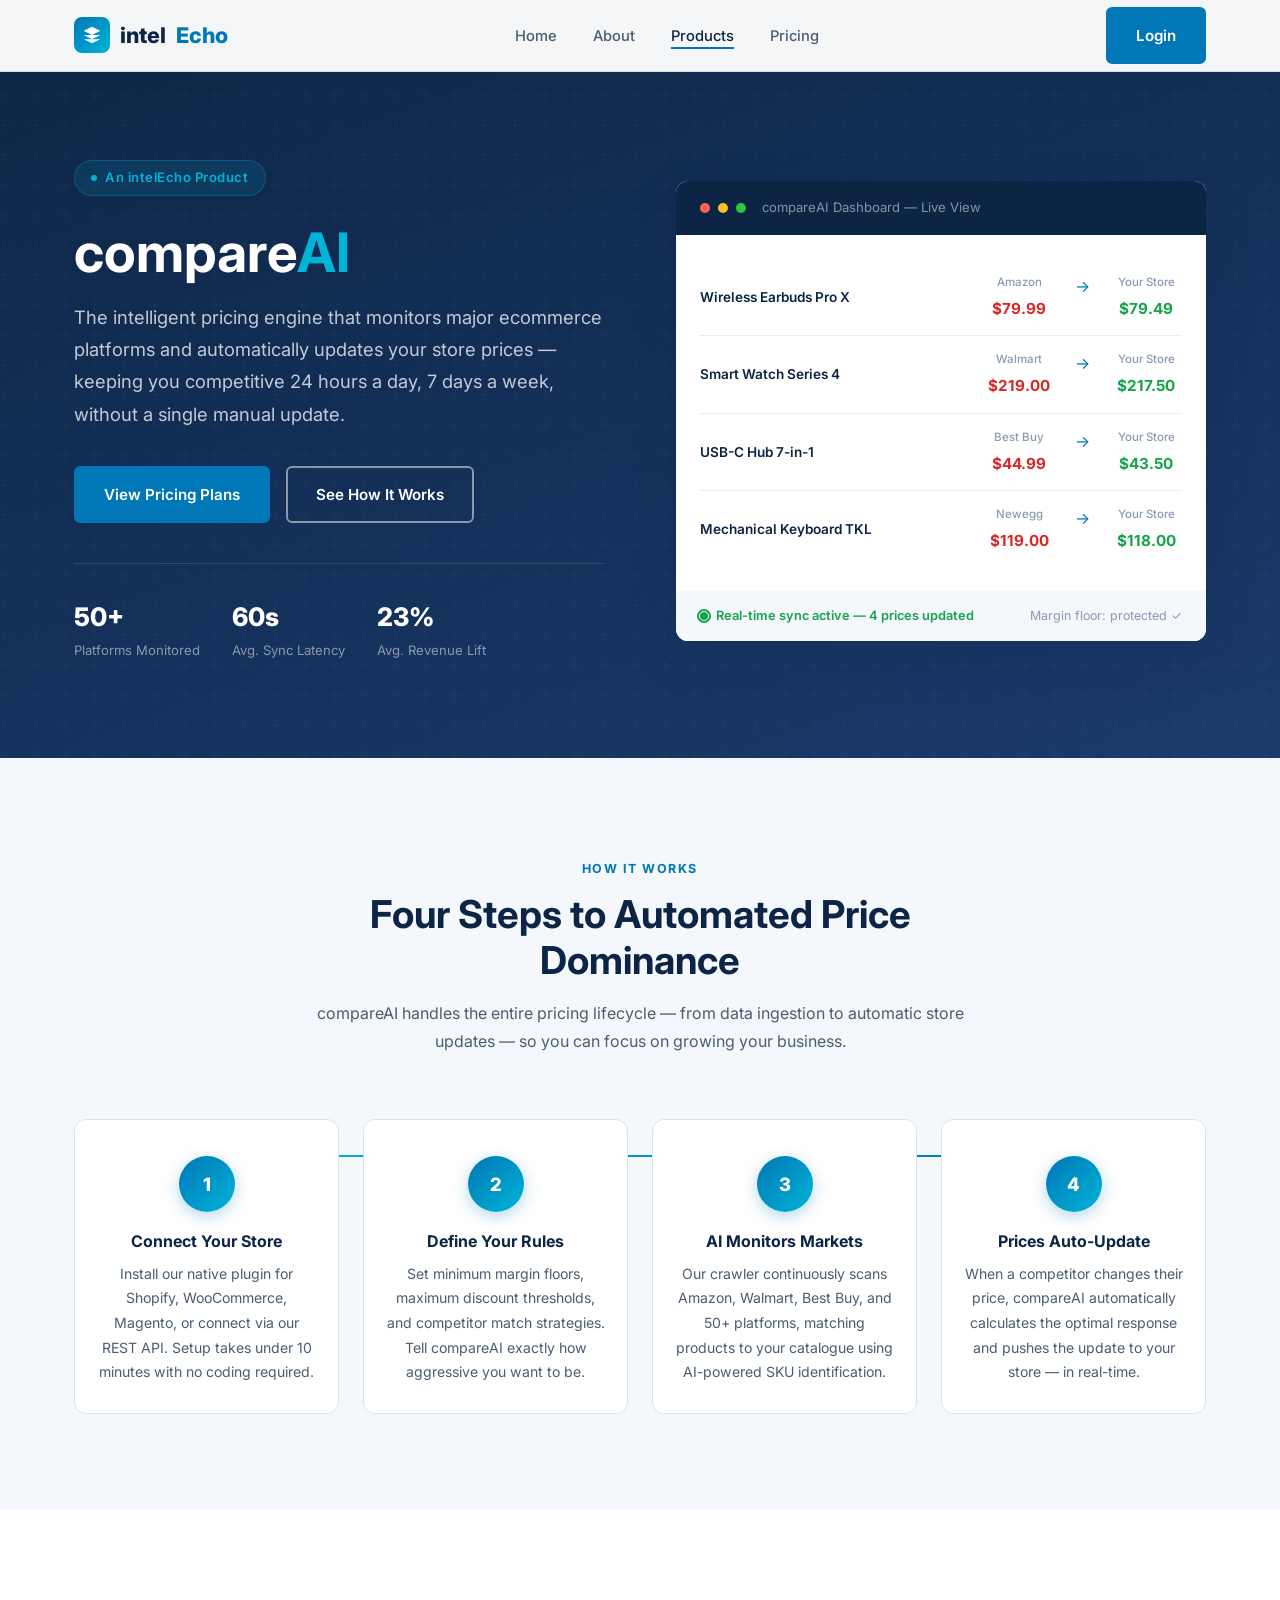
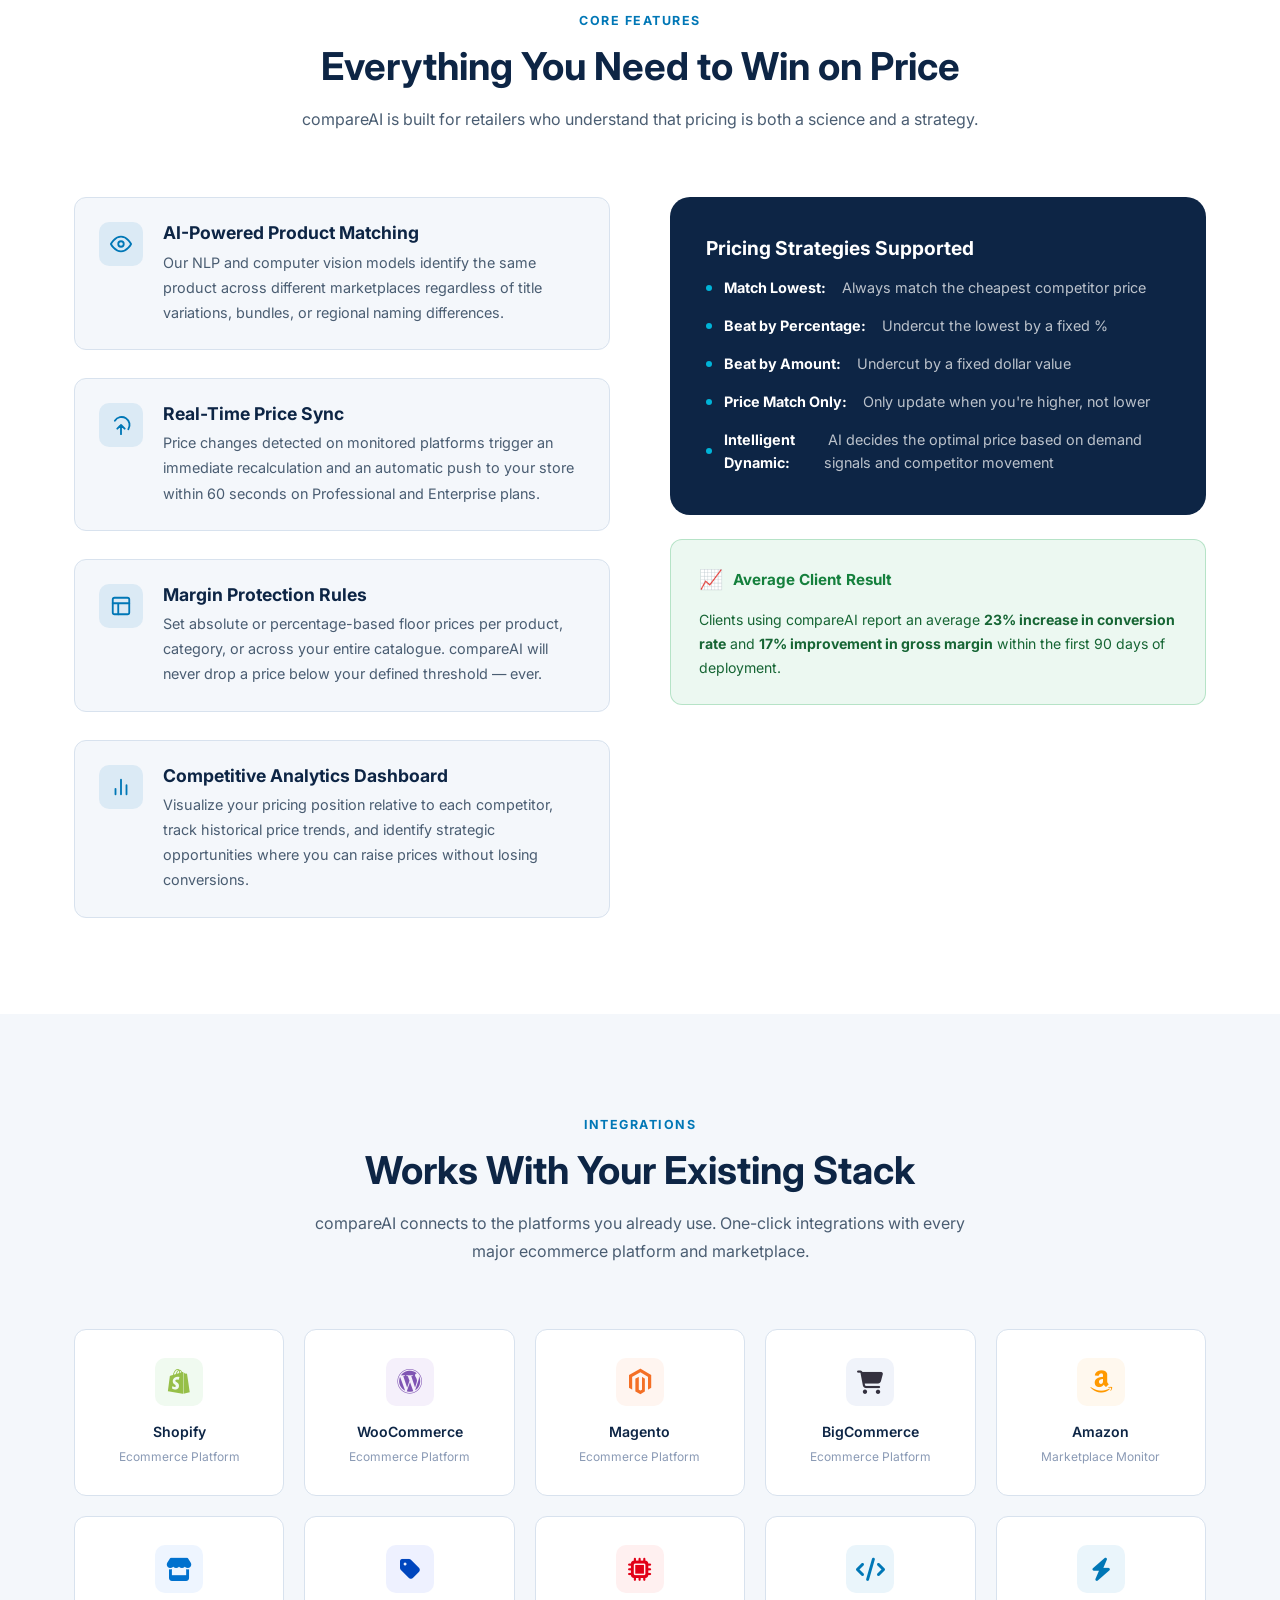
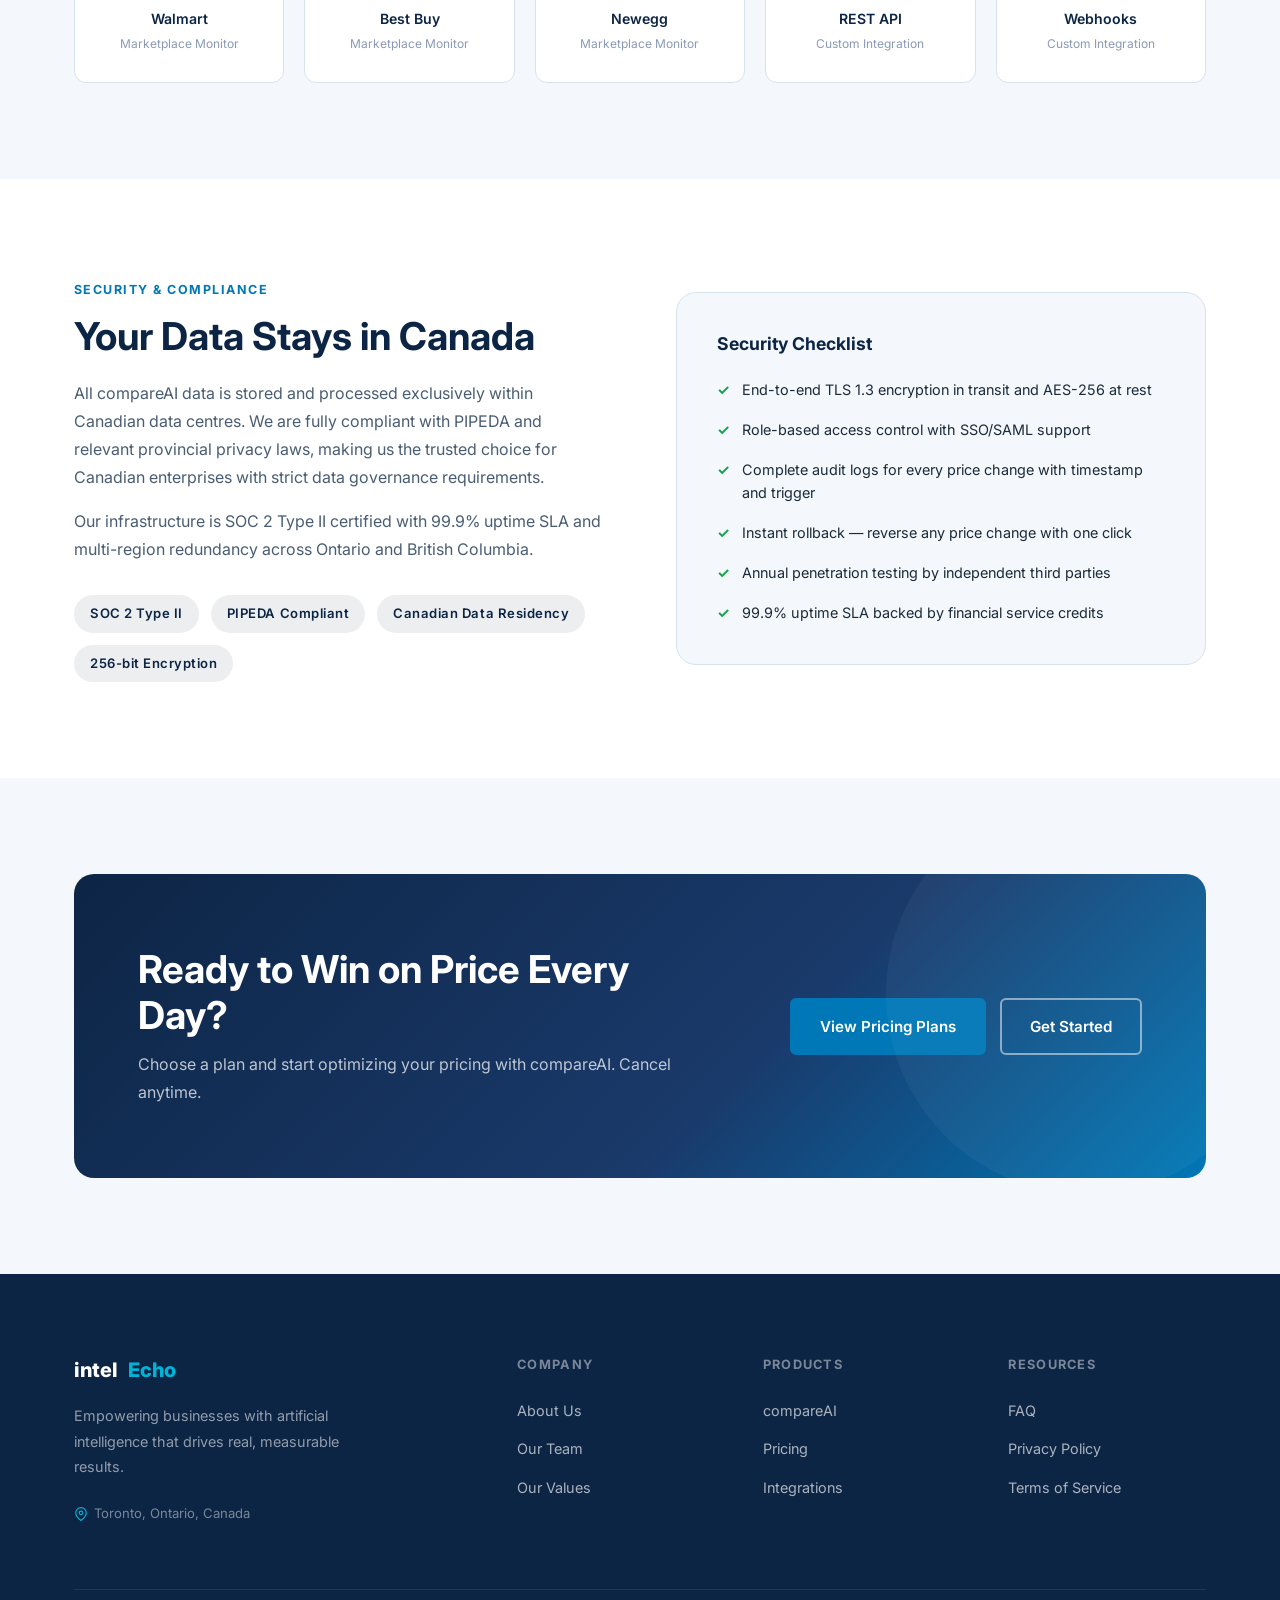
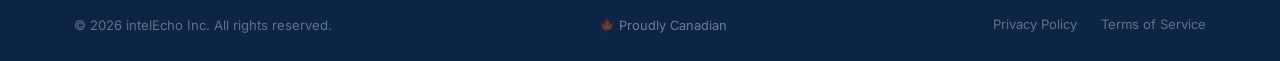
<file: products.html>
<!DOCTYPE html>
<html lang="en">
<head>
  <meta charset="UTF-8" />
  <meta name="viewport" content="width=device-width, initial-scale=1.0" />
  <title>compareAI — Automated Price Intelligence | intelEcho</title>
  <meta name="description" content="compareAI by intelEcho automatically monitors competitor pricing across Amazon, Walmart, and 50+ platforms, then updates your ecommerce prices in real-time." />
  <link rel="preconnect" href="https://fonts.googleapis.com" />
  <link rel="preconnect" href="https://fonts.gstatic.com" crossorigin />
  <link href="https://fonts.googleapis.com/css2?family=Inter:wght@400;500;600;700;800&display=swap" rel="stylesheet" />
  <link rel="stylesheet" href="https://cdn.jsdelivr.net/npm/@fortawesome/fontawesome-free@6.5.2/css/all.min.css" />
  <link rel="stylesheet" href="css/style.css" />
</head>
<body>

  <!-- ======================== NAVIGATION ======================== -->
  <nav class="nav" id="navbar">
    <div class="nav__inner">
      <a href="index.html" class="nav__logo">
        <div class="nav__logo-icon">
          <svg viewBox="0 0 24 24" xmlns="http://www.w3.org/2000/svg">
            <path d="M12 2L2 7l10 5 10-5-10-5zM2 17l10 5 10-5M2 12l10 5 10-5"/>
          </svg>
        </div>
        intel<span class="accent">Echo</span>
      </a>

      <ul class="nav__links">
        <li><a href="index.html">Home</a></li>
        <li><a href="about.html">About</a></li>
        <li><a href="products.html" class="active">Products</a></li>
        <li><a href="pricing.html">Pricing</a></li>
      </ul>

      <div class="nav__cta">
        <a href="./login.html" target="_blank" rel="noopener" class="btn btn-primary">Login</a>
      </div>

      <div class="nav__hamburger" id="hamburger" aria-label="Open menu">
        <span></span><span></span><span></span>
      </div>
    </div>
  </nav>

  <div class="nav__mobile" id="mobileMenu">
    <a href="index.html">Home</a>
    <a href="about.html">About</a>
    <a href="products.html">Products</a>
    <a href="pricing.html">Pricing</a>
    <a href="https://mail.google.com/mail/?view=cm&fs=1&to=contact@intelechoai.com&su=Getting+Started+with+intelEcho" target="_blank" rel="noopener" class="btn btn-primary">Get Started</a>
  </div>

  <!-- ======================== PRODUCT HERO ======================== -->
  <section class="product-hero">
    <div class="container">
      <div class="product-hero__inner">
        <div class="animate-in">
          <div class="hero__eyebrow">An intelEcho Product</div>
          <h1>compare<span style="color:var(--sky-light);">AI</span></h1>
          <p class="lead" style="color:rgba(255,255,255,0.75); margin-top:16px;">The intelligent pricing engine that monitors major ecommerce platforms and automatically updates your store prices — keeping you competitive 24 hours a day, 7 days a week, without a single manual update.</p>
          <div class="hero__actions" style="margin-top:36px;">
            <a href="pricing.html" class="btn btn-primary">View Pricing Plans</a>
            <a href="#how-it-works" class="btn btn-outline">See How It Works</a>
          </div>

          <div style="display:flex; gap:32px; margin-top:40px; padding-top:32px; border-top:1px solid rgba(255,255,255,0.12); flex-wrap:wrap;">
            <div>
              <div style="font-size:1.6rem; font-weight:800; color:var(--white);">50+</div>
              <div style="font-size:0.82rem; color:rgba(255,255,255,0.5); margin-top:2px;">Platforms Monitored</div>
            </div>
            <div>
              <div style="font-size:1.6rem; font-weight:800; color:var(--white);">60s</div>
              <div style="font-size:0.82rem; color:rgba(255,255,255,0.5); margin-top:2px;">Avg. Sync Latency</div>
            </div>
            <div>
              <div style="font-size:1.6rem; font-weight:800; color:var(--white);">23%</div>
              <div style="font-size:0.82rem; color:rgba(255,255,255,0.5); margin-top:2px;">Avg. Revenue Lift</div>
            </div>
          </div>
        </div>

        <div class="product-hero__visual animate-in animate-in--delay-2">
          <div class="compare-widget">
            <div class="compare-widget__header">
              <div class="compare-widget__dot"></div>
              <div class="compare-widget__dot"></div>
              <div class="compare-widget__dot"></div>
              <span class="compare-widget__title">compareAI Dashboard — Live View</span>
            </div>
            <div class="compare-widget__body">
              <div class="compare-row">
                <div class="compare-row__product">Wireless Earbuds Pro X</div>
                <div class="compare-row__prices">
                  <div class="compare-row__price">
                    <span class="label">Amazon</span>
                    <span class="value lower">$79.99</span>
                  </div>
                  <div class="compare-row__arrow">→</div>
                  <div class="compare-row__price">
                    <span class="label">Your Store</span>
                    <span class="value updated">$79.49</span>
                  </div>
                </div>
              </div>
              <div class="compare-row">
                <div class="compare-row__product">Smart Watch Series 4</div>
                <div class="compare-row__prices">
                  <div class="compare-row__price">
                    <span class="label">Walmart</span>
                    <span class="value lower">$219.00</span>
                  </div>
                  <div class="compare-row__arrow">→</div>
                  <div class="compare-row__price">
                    <span class="label">Your Store</span>
                    <span class="value updated">$217.50</span>
                  </div>
                </div>
              </div>
              <div class="compare-row">
                <div class="compare-row__product">USB-C Hub 7-in-1</div>
                <div class="compare-row__prices">
                  <div class="compare-row__price">
                    <span class="label">Best Buy</span>
                    <span class="value lower">$44.99</span>
                  </div>
                  <div class="compare-row__arrow">→</div>
                  <div class="compare-row__price">
                    <span class="label">Your Store</span>
                    <span class="value updated">$43.50</span>
                  </div>
                </div>
              </div>
              <div class="compare-row">
                <div class="compare-row__product">Mechanical Keyboard TKL</div>
                <div class="compare-row__prices">
                  <div class="compare-row__price">
                    <span class="label">Newegg</span>
                    <span class="value lower">$119.00</span>
                  </div>
                  <div class="compare-row__arrow">→</div>
                  <div class="compare-row__price">
                    <span class="label">Your Store</span>
                    <span class="value updated">$118.00</span>
                  </div>
                </div>
              </div>
            </div>
            <div class="compare-widget__footer">
              <div class="compare-widget__status">
                <div class="pulse-dot"></div>
                Real-time sync active — 4 prices updated
              </div>
              <span style="font-size:0.78rem; color:var(--mid-gray);">Margin floor: protected ✓</span>
            </div>
          </div>
        </div>
      </div>
    </div>
  </section>

  <!-- ======================== HOW IT WORKS ======================== -->
  <section class="section section--gray" id="how-it-works">
    <div class="container">
      <div class="section__header">
        <span class="eyebrow">How It Works</span>
        <h2>Four Steps to Automated Price Dominance</h2>
        <p>compareAI handles the entire pricing lifecycle — from data ingestion to automatic store updates — so you can focus on growing your business.</p>
      </div>
      <div class="how-it-works__steps">
        <div class="step-card animate-in">
          <div class="step-card__number">1</div>
          <h4>Connect Your Store</h4>
          <p>Install our native plugin for Shopify, WooCommerce, Magento, or connect via our REST API. Setup takes under 10 minutes with no coding required.</p>
        </div>
        <div class="step-card animate-in animate-in--delay-1">
          <div class="step-card__number">2</div>
          <h4>Define Your Rules</h4>
          <p>Set minimum margin floors, maximum discount thresholds, and competitor match strategies. Tell compareAI exactly how aggressive you want to be.</p>
        </div>
        <div class="step-card animate-in animate-in--delay-2">
          <div class="step-card__number">3</div>
          <h4>AI Monitors Markets</h4>
          <p>Our crawler continuously scans Amazon, Walmart, Best Buy, and 50+ platforms, matching products to your catalogue using AI-powered SKU identification.</p>
        </div>
        <div class="step-card animate-in animate-in--delay-3">
          <div class="step-card__number">4</div>
          <h4>Prices Auto-Update</h4>
          <p>When a competitor changes their price, compareAI automatically calculates the optimal response and pushes the update to your store — in real-time.</p>
        </div>
      </div>
    </div>
  </section>

  <!-- ======================== DEEP FEATURES ======================== -->
  <section class="section">
    <div class="container">
      <div class="section__header">
        <span class="eyebrow">Core Features</span>
        <h2>Everything You Need to Win on Price</h2>
        <p>compareAI is built for retailers who understand that pricing is both a science and a strategy.</p>
      </div>

      <div style="display:grid; grid-template-columns:1fr 1fr; gap:60px; align-items:start; margin-top:0;">

        <!-- Feature list -->
        <div style="display:flex; flex-direction:column; gap:28px;">

          <div style="display:flex; gap:20px; align-items:flex-start; padding:24px; background:var(--off-white); border-radius:var(--radius-md); border:1px solid var(--border);">
            <div style="width:44px; height:44px; background:rgba(0,119,182,0.1); border-radius:10px; display:flex; align-items:center; justify-content:center; flex-shrink:0;">
              <svg width="22" height="22" viewBox="0 0 24 24" fill="none" stroke="var(--sky)" stroke-width="2" stroke-linecap="round" stroke-linejoin="round"><path d="M1 12s4-8 11-8 11 8 11 8-4 8-11 8-11-8-11-8z"/><circle cx="12" cy="12" r="3"/></svg>
            </div>
            <div>
              <h4 style="margin-bottom:6px;">AI-Powered Product Matching</h4>
              <p style="font-size:0.9rem;">Our NLP and computer vision models identify the same product across different marketplaces regardless of title variations, bundles, or regional naming differences.</p>
            </div>
          </div>

          <div style="display:flex; gap:20px; align-items:flex-start; padding:24px; background:var(--off-white); border-radius:var(--radius-md); border:1px solid var(--border);">
            <div style="width:44px; height:44px; background:rgba(0,119,182,0.1); border-radius:10px; display:flex; align-items:center; justify-content:center; flex-shrink:0;">
              <svg width="22" height="22" viewBox="0 0 24 24" fill="none" stroke="var(--sky)" stroke-width="2" stroke-linecap="round" stroke-linejoin="round"><path d="M12 22V12M12 12L8 16M12 12l4 4"/><path d="M20 16.7A8 8 0 1 0 5.3 7.3"/></svg>
            </div>
            <div>
              <h4 style="margin-bottom:6px;">Real-Time Price Sync</h4>
              <p style="font-size:0.9rem;">Price changes detected on monitored platforms trigger an immediate recalculation and an automatic push to your store within 60 seconds on Professional and Enterprise plans.</p>
            </div>
          </div>

          <div style="display:flex; gap:20px; align-items:flex-start; padding:24px; background:var(--off-white); border-radius:var(--radius-md); border:1px solid var(--border);">
            <div style="width:44px; height:44px; background:rgba(0,119,182,0.1); border-radius:10px; display:flex; align-items:center; justify-content:center; flex-shrink:0;">
              <svg width="22" height="22" viewBox="0 0 24 24" fill="none" stroke="var(--sky)" stroke-width="2" stroke-linecap="round" stroke-linejoin="round"><rect x="3" y="3" width="18" height="18" rx="2"/><path d="M3 9h18M9 21V9"/></svg>
            </div>
            <div>
              <h4 style="margin-bottom:6px;">Margin Protection Rules</h4>
              <p style="font-size:0.9rem;">Set absolute or percentage-based floor prices per product, category, or across your entire catalogue. compareAI will never drop a price below your defined threshold — ever.</p>
            </div>
          </div>

          <div style="display:flex; gap:20px; align-items:flex-start; padding:24px; background:var(--off-white); border-radius:var(--radius-md); border:1px solid var(--border);">
            <div style="width:44px; height:44px; background:rgba(0,119,182,0.1); border-radius:10px; display:flex; align-items:center; justify-content:center; flex-shrink:0;">
              <svg width="22" height="22" viewBox="0 0 24 24" fill="none" stroke="var(--sky)" stroke-width="2" stroke-linecap="round" stroke-linejoin="round"><path d="M18 20V10M12 20V4M6 20v-6"/></svg>
            </div>
            <div>
              <h4 style="margin-bottom:6px;">Competitive Analytics Dashboard</h4>
              <p style="font-size:0.9rem;">Visualize your pricing position relative to each competitor, track historical price trends, and identify strategic opportunities where you can raise prices without losing conversions.</p>
            </div>
          </div>

        </div>

        <!-- Sidebar callout -->
        <div>
          <div style="background:var(--navy); border-radius:var(--radius-lg); padding:40px 36px; margin-bottom:24px;">
            <h3 style="color:var(--white); margin-bottom:16px; font-size:1.2rem;">Pricing Strategies Supported</h3>
            <ul style="display:flex; flex-direction:column; gap:14px;">
              <li style="display:flex; align-items:center; gap:12px; font-size:0.9rem; color:rgba(255,255,255,0.72);">
                <span style="width:6px; height:6px; background:var(--sky-light); border-radius:50%; flex-shrink:0;"></span>
                <strong style="color:var(--white);">Match Lowest:</strong>&nbsp;Always match the cheapest competitor price
              </li>
              <li style="display:flex; align-items:center; gap:12px; font-size:0.9rem; color:rgba(255,255,255,0.72);">
                <span style="width:6px; height:6px; background:var(--sky-light); border-radius:50%; flex-shrink:0;"></span>
                <strong style="color:var(--white);">Beat by Percentage:</strong>&nbsp;Undercut the lowest by a fixed %
              </li>
              <li style="display:flex; align-items:center; gap:12px; font-size:0.9rem; color:rgba(255,255,255,0.72);">
                <span style="width:6px; height:6px; background:var(--sky-light); border-radius:50%; flex-shrink:0;"></span>
                <strong style="color:var(--white);">Beat by Amount:</strong>&nbsp;Undercut by a fixed dollar value
              </li>
              <li style="display:flex; align-items:center; gap:12px; font-size:0.9rem; color:rgba(255,255,255,0.72);">
                <span style="width:6px; height:6px; background:var(--sky-light); border-radius:50%; flex-shrink:0;"></span>
                <strong style="color:var(--white);">Price Match Only:</strong>&nbsp;Only update when you're higher, not lower
              </li>
              <li style="display:flex; align-items:center; gap:12px; font-size:0.9rem; color:rgba(255,255,255,0.72);">
                <span style="width:6px; height:6px; background:var(--sky-light); border-radius:50%; flex-shrink:0;"></span>
                <strong style="color:var(--white);">Intelligent Dynamic:</strong>&nbsp;AI decides the optimal price based on demand signals and competitor movement
              </li>
            </ul>
          </div>

          <div style="background:rgba(22,163,74,0.08); border:1px solid rgba(22,163,74,0.25); border-radius:var(--radius-md); padding:24px 28px;">
            <div style="display:flex; align-items:center; gap:10px; margin-bottom:12px;">
              <span style="font-size:1.2rem;">📈</span>
              <strong style="color:#15803d; font-size:0.95rem;">Average Client Result</strong>
            </div>
            <p style="font-size:0.88rem; color:#166534; margin:0; line-height:1.7;">Clients using compareAI report an average <strong>23% increase in conversion rate</strong> and <strong>17% improvement in gross margin</strong> within the first 90 days of deployment.</p>
          </div>
        </div>
      </div>
    </div>
  </section>

  <!-- ======================== INTEGRATIONS ======================== -->
  <section class="section section--gray" id="integrations">
    <div class="container">
      <div class="section__header">
        <span class="eyebrow">Integrations</span>
        <h2>Works With Your Existing Stack</h2>
        <p>compareAI connects to the platforms you already use. One-click integrations with every major ecommerce platform and marketplace.</p>
      </div>
      <div class="integrations__grid">

        <div class="integration-card">
          <div class="integration-card__icon" style="background:#f0faf0;">
            <i class="fa-brands fa-shopify" style="color:#96bf48; font-size:1.6rem;"></i>
          </div>
          <div class="integration-card__name">Shopify</div>
          <div class="integration-card__type">Ecommerce Platform</div>
        </div>

        <div class="integration-card">
          <div class="integration-card__icon" style="background:#f5f0fb;">
            <i class="fa-brands fa-wordpress" style="color:#7f54b3; font-size:1.6rem;"></i>
          </div>
          <div class="integration-card__name">WooCommerce</div>
          <div class="integration-card__type">Ecommerce Platform</div>
        </div>

        <div class="integration-card">
          <div class="integration-card__icon" style="background:#fff5f0;">
            <i class="fa-brands fa-magento" style="color:#f46f25; font-size:1.6rem;"></i>
          </div>
          <div class="integration-card__name">Magento</div>
          <div class="integration-card__type">Ecommerce Platform</div>
        </div>

        <div class="integration-card">
          <div class="integration-card__icon" style="background:#f0f3fa;">
            <i class="fa-solid fa-cart-shopping" style="color:#34313f; font-size:1.45rem;"></i>
          </div>
          <div class="integration-card__name">BigCommerce</div>
          <div class="integration-card__type">Ecommerce Platform</div>
        </div>

        <div class="integration-card">
          <div class="integration-card__icon" style="background:#fff8ee;">
            <i class="fa-brands fa-amazon" style="color:#ff9900; font-size:1.6rem;"></i>
          </div>
          <div class="integration-card__name">Amazon</div>
          <div class="integration-card__type">Marketplace Monitor</div>
        </div>

        <div class="integration-card">
          <div class="integration-card__icon" style="background:#eef5ff;">
            <i class="fa-solid fa-store" style="color:#0071ce; font-size:1.45rem;"></i>
          </div>
          <div class="integration-card__name">Walmart</div>
          <div class="integration-card__type">Marketplace Monitor</div>
        </div>

        <div class="integration-card">
          <div class="integration-card__icon" style="background:#eef1ff;">
            <i class="fa-solid fa-tag" style="color:#0046be; font-size:1.45rem;"></i>
          </div>
          <div class="integration-card__name">Best Buy</div>
          <div class="integration-card__type">Marketplace Monitor</div>
        </div>

        <div class="integration-card">
          <div class="integration-card__icon" style="background:#fff0f0;">
            <i class="fa-solid fa-microchip" style="color:#e20017; font-size:1.45rem;"></i>
          </div>
          <div class="integration-card__name">Newegg</div>
          <div class="integration-card__type">Marketplace Monitor</div>
        </div>

        <div class="integration-card">
          <div class="integration-card__icon" style="background:#eaf5fb;">
            <i class="fa-solid fa-code" style="color:#0077b6; font-size:1.45rem;"></i>
          </div>
          <div class="integration-card__name">REST API</div>
          <div class="integration-card__type">Custom Integration</div>
        </div>

        <div class="integration-card">
          <div class="integration-card__icon" style="background:#eaf5fb;">
            <i class="fa-solid fa-bolt" style="color:#0077b6; font-size:1.45rem;"></i>
          </div>
          <div class="integration-card__name">Webhooks</div>
          <div class="integration-card__type">Custom Integration</div>
        </div>

      </div>
    </div>
  </section>

  <!-- ======================== SECURITY ======================== -->
  <section class="section">
    <div class="container">
      <div style="display:grid; grid-template-columns:1fr 1fr; gap:72px; align-items:center;">
        <div>
          <span class="eyebrow" style="display:inline-block; font-size:0.78rem; font-weight:700; letter-spacing:0.12em; text-transform:uppercase; color:var(--sky); margin-bottom:12px;">Security & Compliance</span>
          <h2 style="margin-bottom:20px;">Your Data Stays in Canada</h2>
          <p style="margin-bottom:16px;">All compareAI data is stored and processed exclusively within Canadian data centres. We are fully compliant with PIPEDA and relevant provincial privacy laws, making us the trusted choice for Canadian enterprises with strict data governance requirements.</p>
          <p style="margin-bottom:32px;">Our infrastructure is SOC 2 Type II certified with 99.9% uptime SLA and multi-region redundancy across Ontario and British Columbia.</p>
          <div style="display:flex; gap:12px; flex-wrap:wrap;">
            <span class="badge badge--navy" style="font-size:0.82rem; padding:8px 16px;">SOC 2 Type II</span>
            <span class="badge badge--navy" style="font-size:0.82rem; padding:8px 16px;">PIPEDA Compliant</span>
            <span class="badge badge--navy" style="font-size:0.82rem; padding:8px 16px;">Canadian Data Residency</span>
            <span class="badge badge--navy" style="font-size:0.82rem; padding:8px 16px;">256-bit Encryption</span>
          </div>
        </div>
        <div style="background:var(--off-white); border-radius:var(--radius-lg); padding:40px; border:1px solid var(--border);">
          <h3 style="margin-bottom:24px; font-size:1.1rem;">Security Checklist</h3>
          <ul style="display:flex; flex-direction:column; gap:16px;">
            <li style="display:flex; gap:12px; font-size:0.9rem;">
              <span style="color:#16a34a; font-weight:700; flex-shrink:0;">✓</span>
              <span>End-to-end TLS 1.3 encryption in transit and AES-256 at rest</span>
            </li>
            <li style="display:flex; gap:12px; font-size:0.9rem;">
              <span style="color:#16a34a; font-weight:700; flex-shrink:0;">✓</span>
              <span>Role-based access control with SSO/SAML support</span>
            </li>
            <li style="display:flex; gap:12px; font-size:0.9rem;">
              <span style="color:#16a34a; font-weight:700; flex-shrink:0;">✓</span>
              <span>Complete audit logs for every price change with timestamp and trigger</span>
            </li>
            <li style="display:flex; gap:12px; font-size:0.9rem;">
              <span style="color:#16a34a; font-weight:700; flex-shrink:0;">✓</span>
              <span>Instant rollback — reverse any price change with one click</span>
            </li>
            <li style="display:flex; gap:12px; font-size:0.9rem;">
              <span style="color:#16a34a; font-weight:700; flex-shrink:0;">✓</span>
              <span>Annual penetration testing by independent third parties</span>
            </li>
            <li style="display:flex; gap:12px; font-size:0.9rem;">
              <span style="color:#16a34a; font-weight:700; flex-shrink:0;">✓</span>
              <span>99.9% uptime SLA backed by financial service credits</span>
            </li>
          </ul>
        </div>
      </div>
    </div>
  </section>

  <!-- ======================== CTA ======================== -->
  <section class="section section--gray">
    <div class="container">
      <div class="cta-banner">
        <div class="cta-banner__content">
          <h2>Ready to Win on Price Every Day?</h2>
          <p>Choose a plan and start optimizing your pricing with compareAI. Cancel anytime.</p>
        </div>
        <div class="cta-banner__actions">
          <a href="pricing.html" class="btn btn-primary">View Pricing Plans</a>
          <a href="https://mail.google.com/mail/?view=cm&fs=1&to=contact@intelechoai.com&su=Getting+Started+with+intelEcho" target="_blank" rel="noopener" class="btn btn-outline">Get Started</a>
        </div>
      </div>
    </div>
  </section>

  <!-- ======================== FOOTER ======================== -->
  <footer class="footer">
    <div class="container">
      <div class="footer__grid">
        <div class="footer__brand">
          <div class="footer__logo">intel<span class="accent">Echo</span></div>
          <p class="footer__desc">Empowering businesses with artificial intelligence that drives real, measurable results.</p>
          <div class="footer__location">
            <svg viewBox="0 0 24 24"><path d="M21 10c0 7-9 13-9 13s-9-6-9-13a9 9 0 0 1 18 0z"/><circle cx="12" cy="10" r="3"/></svg>
            Toronto, Ontario, Canada
          </div>
        </div>
        <div>
          <p class="footer__col-title">Company</p>
          <ul class="footer__links">
            <li><a href="about.html">About Us</a></li>
            <li><a href="about.html#team">Our Team</a></li>
            <li><a href="about.html#values">Our Values</a></li>
          </ul>
        </div>
        <div>
          <p class="footer__col-title">Products</p>
          <ul class="footer__links">
            <li><a href="products.html">compareAI</a></li>
            <li><a href="pricing.html">Pricing</a></li>
            <li><a href="products.html#integrations">Integrations</a></li>
          </ul>
        </div>
        <div>
          <p class="footer__col-title">Resources</p>
          <ul class="footer__links">
            <li><a href="pricing.html#faq">FAQ</a></li>
            <li><a href="#">Privacy Policy</a></li>
            <li><a href="#">Terms of Service</a></li>
          </ul>
        </div>
      </div>
      <div class="footer__bottom">
        <p class="footer__copy">&copy; 2026 intelEcho Inc. All rights reserved.</p>
        <div class="footer__flag">🍁 Proudly Canadian</div>
        <div class="footer__bottom-links">
          <a href="#">Privacy Policy</a>
          <a href="#">Terms of Service</a>
        </div>
      </div>
    </div>
  </footer>

  <script src="js/main.js"></script>
</body>
</html>
</file>
<file: css/style.css>
/* =========================================
   moveAI — Global Stylesheet
   Professional Canadian Tech Company
   ========================================= */

/* --- Root Variables --- */
:root {
  --navy:       #0D2545;
  --navy-mid:   #1A3A6B;
  --red:        #D62828;
  --sky:        #0077B6;
  --sky-light:  #00B4D8;
  --white:      #FFFFFF;
  --off-white:  #F4F7FB;
  --light-gray: #E8EDF5;
  --mid-gray:   #8A9AB5;
  --text:       #1C2B3A;
  --text-light: #4A5D72;
  --border:     #D8E2EE;
  --shadow-sm:  0 2px 8px rgba(13, 37, 69, 0.08);
  --shadow-md:  0 6px 24px rgba(13, 37, 69, 0.12);
  --shadow-lg:  0 16px 48px rgba(13, 37, 69, 0.16);
  --radius-sm:  6px;
  --radius-md:  12px;
  --radius-lg:  20px;
  --transition: 0.25s ease;
  --font-main:  'Inter', 'Segoe UI', system-ui, sans-serif;
  --font-display: 'Inter', 'Segoe UI', system-ui, sans-serif;
}

/* --- Reset & Base --- */
*, *::before, *::after { box-sizing: border-box; margin: 0; padding: 0; }

html { scroll-behavior: smooth; font-size: 16px; }

body {
  font-family: var(--font-main);
  color: var(--text);
  background: var(--white);
  line-height: 1.65;
  -webkit-font-smoothing: antialiased;
}

img { max-width: 100%; display: block; }
a  { text-decoration: none; color: inherit; }
ul { list-style: none; }

/* --- Typography --- */
h1, h2, h3, h4, h5 {
  font-family: var(--font-display);
  line-height: 1.2;
  font-weight: 700;
  color: var(--navy);
}
h1 { font-size: clamp(2.2rem, 5vw, 3.4rem); }
h2 { font-size: clamp(1.7rem, 3.5vw, 2.4rem); }
h3 { font-size: clamp(1.2rem, 2.5vw, 1.5rem); }
h4 { font-size: 1.1rem; }
p  { color: var(--text-light); line-height: 1.75; }

.lead {
  font-size: 1.15rem;
  color: var(--text-light);
  max-width: 640px;
}

/* --- Layout Utilities --- */
.container {
  width: 100%;
  max-width: 1180px;
  margin: 0 auto;
  padding: 0 24px;
}

.section {
  padding: 96px 0;
}

.section--gray {
  background: var(--off-white);
}

.section--dark {
  background: var(--navy);
}

.section__header {
  text-align: center;
  max-width: 680px;
  margin: 0 auto 64px;
}

.section__header .eyebrow {
  display: inline-block;
  font-size: 0.78rem;
  font-weight: 700;
  letter-spacing: 0.12em;
  text-transform: uppercase;
  color: var(--sky);
  margin-bottom: 12px;
}

.section__header h2 { margin-bottom: 16px; }
.section__header p  { margin: 0 auto; }

/* --- Buttons --- */
.btn {
  display: inline-flex;
  align-items: center;
  gap: 8px;
  padding: 14px 28px;
  border-radius: var(--radius-sm);
  font-size: 0.95rem;
  font-weight: 600;
  cursor: pointer;
  border: 2px solid transparent;
  transition: all var(--transition);
  white-space: nowrap;
}

.btn-primary {
  background: var(--sky);
  color: var(--white);
  border-color: var(--sky);
}
.btn-primary:hover {
  background: #005f8e;
  border-color: #005f8e;
  transform: translateY(-1px);
  box-shadow: 0 4px 16px rgba(0, 119, 182, 0.35);
}

.btn-outline {
  background: transparent;
  color: var(--white);
  border-color: rgba(255,255,255,0.5);
}
.btn-outline:hover {
  background: rgba(255,255,255,0.1);
  border-color: var(--white);
}

.btn-outline-dark {
  background: transparent;
  color: var(--navy);
  border-color: var(--border);
}
.btn-outline-dark:hover {
  border-color: var(--sky);
  color: var(--sky);
}

.btn-red {
  background: var(--red);
  color: var(--white);
  border-color: var(--red);
}
.btn-red:hover {
  background: #b51f1f;
  border-color: #b51f1f;
  transform: translateY(-1px);
  box-shadow: 0 4px 16px rgba(214, 40, 40, 0.35);
}

/* --- Pill / Badge --- */
.badge {
  display: inline-block;
  padding: 4px 12px;
  border-radius: 100px;
  font-size: 0.78rem;
  font-weight: 600;
  letter-spacing: 0.04em;
}

.badge--sky   { background: rgba(0,180,216,0.12); color: var(--sky); }
.badge--red   { background: rgba(214,40,40,0.10); color: var(--red); }
.badge--navy  { background: rgba(13,37,69,0.08);  color: var(--navy); }

/* =========================================
   NAVIGATION
   ========================================= */
.nav {
  position: fixed;
  top: 0;
  left: 0;
  right: 0;
  z-index: 1000;
  height: 72px;
  display: flex;
  align-items: center;
  background: rgba(255,255,255,0.96);
  backdrop-filter: blur(12px);
  border-bottom: 1px solid var(--border);
  transition: box-shadow var(--transition);
}

.nav.scrolled {
  box-shadow: var(--shadow-md);
}

.nav__inner {
  display: flex;
  align-items: center;
  justify-content: space-between;
  width: 100%;
  max-width: 1180px;
  margin: 0 auto;
  padding: 0 24px;
}

.nav__logo {
  display: flex;
  align-items: center;
  gap: 10px;
  font-size: 1.35rem;
  font-weight: 800;
  color: var(--navy);
}

.nav__logo-icon {
  width: 36px;
  height: 36px;
  background: linear-gradient(135deg, var(--sky) 0%, var(--sky-light) 100%);
  border-radius: 8px;
  display: flex;
  align-items: center;
  justify-content: center;
}

.nav__logo-icon svg {
  width: 20px;
  height: 20px;
  fill: white;
}

.nav__logo span.accent { color: var(--sky); }

.nav__links {
  display: flex;
  align-items: center;
  gap: 36px;
}

.nav__links a {
  font-size: 0.92rem;
  font-weight: 500;
  color: var(--text-light);
  transition: color var(--transition);
  position: relative;
}

.nav__links a::after {
  content: '';
  position: absolute;
  bottom: -4px;
  left: 0;
  width: 0;
  height: 2px;
  background: var(--sky);
  transition: width var(--transition);
}

.nav__links a:hover,
.nav__links a.active {
  color: var(--navy);
}

.nav__links a:hover::after,
.nav__links a.active::after {
  width: 100%;
}

.nav__cta {
  display: flex;
  align-items: center;
  gap: 12px;
}

.nav__hamburger {
  display: none;
  flex-direction: column;
  gap: 5px;
  cursor: pointer;
  padding: 4px;
}

.nav__hamburger span {
  display: block;
  width: 24px;
  height: 2px;
  background: var(--navy);
  border-radius: 2px;
  transition: all var(--transition);
}

/* Mobile Nav */
.nav__mobile {
  display: none;
  position: fixed;
  top: 72px;
  left: 0;
  right: 0;
  background: var(--white);
  border-bottom: 1px solid var(--border);
  padding: 24px;
  box-shadow: var(--shadow-md);
  z-index: 999;
  flex-direction: column;
  gap: 0;
}

.nav__mobile.open { display: flex; }

.nav__mobile a {
  display: block;
  padding: 14px 0;
  font-size: 1rem;
  font-weight: 500;
  color: var(--text);
  border-bottom: 1px solid var(--light-gray);
  transition: color var(--transition);
}

.nav__mobile a:hover { color: var(--sky); }
.nav__mobile .btn { margin-top: 20px; width: 100%; justify-content: center; }

/* =========================================
   HERO — HOME
   ========================================= */
.hero {
  padding: 160px 0 96px;
  background: linear-gradient(160deg, #f4f7fb 0%, #e8f0f9 50%, #d6e6f5 100%);
  position: relative;
  overflow: hidden;
}

.hero::before {
  content: '';
  position: absolute;
  top: -200px;
  right: -200px;
  width: 700px;
  height: 700px;
  border-radius: 50%;
  background: radial-gradient(circle, rgba(0,180,216,0.08) 0%, transparent 70%);
  pointer-events: none;
}

.hero::after {
  content: '';
  position: absolute;
  bottom: -100px;
  left: -100px;
  width: 500px;
  height: 500px;
  border-radius: 50%;
  background: radial-gradient(circle, rgba(0,119,182,0.06) 0%, transparent 70%);
  pointer-events: none;
}

.hero__inner {
  display: grid;
  grid-template-columns: 1fr 1fr;
  gap: 64px;
  align-items: center;
}

.hero__eyebrow {
  display: inline-flex;
  align-items: center;
  gap: 8px;
  background: rgba(0,119,182,0.08);
  border: 1px solid rgba(0,119,182,0.18);
  padding: 6px 16px;
  border-radius: 100px;
  font-size: 0.82rem;
  font-weight: 600;
  color: var(--sky);
  margin-bottom: 24px;
  letter-spacing: 0.04em;
}

.hero__eyebrow::before {
  content: '';
  width: 6px;
  height: 6px;
  background: var(--sky-light);
  border-radius: 50%;
}

.hero h1 {
  margin-bottom: 20px;
  color: var(--navy);
}

.hero h1 .highlight {
  color: var(--sky);
  position: relative;
}

.hero p.lead {
  margin-bottom: 36px;
}

.hero__actions {
  display: flex;
  gap: 16px;
  flex-wrap: wrap;
}

.hero__metrics {
  display: flex;
  gap: 32px;
  margin-top: 48px;
  padding-top: 32px;
  border-top: 1px solid var(--border);
}

.hero__metric-value {
  font-size: 1.6rem;
  font-weight: 800;
  color: var(--navy);
}

.hero__metric-label {
  font-size: 0.82rem;
  color: var(--text-light);
  margin-top: 2px;
}

.hero__visual {
  position: relative;
}

.hero__card {
  background: var(--white);
  border-radius: var(--radius-md);
  box-shadow: var(--shadow-lg);
  padding: 32px;
  border: 1px solid var(--border);
}

.hero__card-header {
  display: flex;
  align-items: center;
  justify-content: space-between;
  margin-bottom: 24px;
}

.hero__card-title {
  font-size: 0.85rem;
  font-weight: 600;
  color: var(--text-light);
  text-transform: uppercase;
  letter-spacing: 0.08em;
}

.hero__chart-bars {
  display: flex;
  gap: 8px;
  align-items: flex-end;
  height: 120px;
  margin-bottom: 20px;
}

.hero__bar {
  flex: 1;
  border-radius: 4px 4px 0 0;
  transition: opacity var(--transition);
}

.hero__bar:nth-child(1) { height: 45%; background: var(--light-gray); }
.hero__bar:nth-child(2) { height: 65%; background: var(--light-gray); }
.hero__bar:nth-child(3) { height: 50%; background: var(--light-gray); }
.hero__bar:nth-child(4) { height: 80%; background: var(--sky-light); }
.hero__bar:nth-child(5) { height: 95%; background: var(--sky); }
.hero__bar:nth-child(6) { height: 72%; background: var(--sky); }
.hero__bar:nth-child(7) { height: 88%; background: var(--sky); }

.hero__card-stat {
  display: flex;
  align-items: center;
  justify-content: space-between;
  padding: 12px 0;
  border-top: 1px solid var(--light-gray);
}

.hero__card-stat:first-of-type { border-top: none; }

.hero__stat-label { font-size: 0.88rem; color: var(--text-light); }
.hero__stat-value { font-size: 0.95rem; font-weight: 700; color: var(--navy); }
.hero__stat-change { font-size: 0.8rem; font-weight: 600; color: #16a34a; }

.floating-tag {
  position: absolute;
  background: var(--white);
  border-radius: var(--radius-sm);
  box-shadow: var(--shadow-md);
  padding: 10px 16px;
  font-size: 0.82rem;
  font-weight: 600;
  color: var(--navy);
  display: flex;
  align-items: center;
  gap: 8px;
  border: 1px solid var(--border);
}

.floating-tag--tl { top: -20px; left: -20px; }
.floating-tag--br { bottom: -16px; right: -16px; }
.floating-tag .dot { width: 8px; height: 8px; border-radius: 50%; background: #16a34a; }

/* =========================================
   TRUST BAR
   ========================================= */
.trustbar {
  padding: 48px 0;
  border-top: 1px solid var(--border);
  border-bottom: 1px solid var(--border);
  background: var(--white);
}

.trustbar__label {
  text-align: center;
  font-size: 0.8rem;
  font-weight: 600;
  letter-spacing: 0.1em;
  text-transform: uppercase;
  color: var(--mid-gray);
  margin-bottom: 28px;
}

.trustbar__logos {
  display: flex;
  align-items: center;
  justify-content: center;
  gap: 48px;
  flex-wrap: wrap;
}

.trustbar__logo-item {
  font-size: 1.05rem;
  font-weight: 700;
  color: var(--light-gray);
  letter-spacing: -0.02em;
  filter: grayscale(1);
  opacity: 0.45;
  transition: opacity var(--transition);
}

.trustbar__logo-item:hover { opacity: 0.7; }

/* =========================================
   FEATURE CARDS
   ========================================= */
.features__grid {
  display: grid;
  grid-template-columns: repeat(3, 1fr);
  gap: 28px;
}

.feature-card {
  background: var(--white);
  border: 1px solid var(--border);
  border-radius: var(--radius-md);
  padding: 36px 28px;
  transition: all var(--transition);
}

.feature-card:hover {
  border-color: var(--sky);
  box-shadow: var(--shadow-md);
  transform: translateY(-3px);
}

.feature-card__icon {
  width: 52px;
  height: 52px;
  border-radius: var(--radius-sm);
  background: rgba(0,119,182,0.08);
  display: flex;
  align-items: center;
  justify-content: center;
  margin-bottom: 20px;
}

.feature-card__icon svg {
  width: 26px;
  height: 26px;
  stroke: var(--sky);
  fill: none;
  stroke-width: 1.75;
  stroke-linecap: round;
  stroke-linejoin: round;
}

.feature-card h3 { margin-bottom: 10px; }
.feature-card p  { font-size: 0.92rem; }

/* =========================================
   PRODUCT SHOWCASE (COMPAREAI)
   ========================================= */
.product-hero {
  padding: 160px 0 96px;
  background: linear-gradient(160deg, var(--navy) 0%, var(--navy-mid) 100%);
  position: relative;
  overflow: hidden;
}

.product-hero::before {
  content: '';
  position: absolute;
  top: 0; left: 0; right: 0; bottom: 0;
  background: url("data:image/svg+xml,%3Csvg width='60' height='60' viewBox='0 0 60 60' xmlns='http://www.w3.org/2000/svg'%3E%3Cg fill='none' fill-rule='evenodd'%3E%3Cg fill='%23ffffff' fill-opacity='0.02'%3E%3Cpath d='M36 34v-4h-2v4h-4v2h4v4h2v-4h4v-2h-4zm0-30V0h-2v4h-4v2h4v4h2V6h4V4h-4zM6 34v-4H4v4H0v2h4v4h2v-4h4v-2H6zM6 4V0H4v4H0v2h4v4h2V6h4V4H6z'/%3E%3C/g%3E%3C/g%3E%3C/svg%3E");
  pointer-events: none;
}

.product-hero__inner {
  display: grid;
  grid-template-columns: 1fr 1fr;
  gap: 72px;
  align-items: center;
  position: relative;
}

.product-hero .hero__eyebrow {
  background: rgba(0,180,216,0.12);
  border-color: rgba(0,180,216,0.25);
  color: var(--sky-light);
}

.product-hero h1 { color: var(--white); }
.product-hero p.lead { color: rgba(255,255,255,0.75); }

.product-hero__visual {
  position: relative;
}

.compare-widget {
  background: var(--white);
  border-radius: var(--radius-md);
  box-shadow: var(--shadow-lg);
  overflow: hidden;
}

.compare-widget__header {
  background: var(--navy);
  padding: 16px 24px;
  display: flex;
  align-items: center;
  gap: 8px;
}

.compare-widget__dot {
  width: 10px;
  height: 10px;
  border-radius: 50%;
}

.compare-widget__dot:nth-child(1) { background: #ff5f57; }
.compare-widget__dot:nth-child(2) { background: #febc2e; }
.compare-widget__dot:nth-child(3) { background: #28c840; }

.compare-widget__title {
  margin-left: 8px;
  font-size: 0.82rem;
  color: rgba(255,255,255,0.5);
}

.compare-widget__body { padding: 24px; }

.compare-row {
  display: flex;
  align-items: center;
  gap: 12px;
  padding: 14px 0;
  border-bottom: 1px solid var(--light-gray);
}

.compare-row:last-child { border-bottom: none; }

.compare-row__product {
  flex: 1;
  font-size: 0.85rem;
  font-weight: 600;
  color: var(--navy);
}

.compare-row__prices {
  display: flex;
  gap: 20px;
}

.compare-row__price {
  text-align: center;
  min-width: 72px;
}

.compare-row__price .label {
  font-size: 0.72rem;
  color: var(--mid-gray);
  font-weight: 500;
  display: block;
  margin-bottom: 3px;
}

.compare-row__price .value {
  font-size: 0.95rem;
  font-weight: 700;
  color: var(--navy);
}

.compare-row__price .value.lower { color: var(--red); }
.compare-row__price .value.updated { color: #16a34a; }

.compare-row__arrow {
  color: var(--sky);
  font-size: 1rem;
}

.compare-widget__footer {
  background: var(--off-white);
  padding: 14px 24px;
  display: flex;
  align-items: center;
  justify-content: space-between;
}

.compare-widget__status {
  display: flex;
  align-items: center;
  gap: 8px;
  font-size: 0.8rem;
  font-weight: 600;
  color: #16a34a;
}

.pulse-dot {
  width: 8px;
  height: 8px;
  border-radius: 50%;
  background: #16a34a;
  position: relative;
}

.pulse-dot::after {
  content: '';
  position: absolute;
  inset: -3px;
  border-radius: 50%;
  border: 2px solid #16a34a;
  animation: pulse 2s ease-out infinite;
}

@keyframes pulse {
  0%   { opacity: 1; transform: scale(1); }
  100% { opacity: 0; transform: scale(2); }
}

/* =========================================
   HOW IT WORKS
   ========================================= */
.how-it-works__steps {
  display: grid;
  grid-template-columns: repeat(4, 1fr);
  gap: 24px;
  position: relative;
}

.how-it-works__steps::before {
  content: '';
  position: absolute;
  top: 36px;
  left: 12%;
  right: 12%;
  height: 2px;
  background: linear-gradient(90deg, var(--sky-light), var(--sky));
  z-index: 0;
}

.step-card {
  text-align: center;
  padding: 36px 20px 28px;
  background: var(--white);
  border-radius: var(--radius-md);
  border: 1px solid var(--border);
  position: relative;
  z-index: 1;
  transition: all var(--transition);
}

.step-card:hover {
  box-shadow: var(--shadow-md);
  transform: translateY(-4px);
}

.step-card__number {
  width: 56px;
  height: 56px;
  border-radius: 50%;
  background: linear-gradient(135deg, var(--sky) 0%, var(--sky-light) 100%);
  color: var(--white);
  font-size: 1.15rem;
  font-weight: 800;
  display: flex;
  align-items: center;
  justify-content: center;
  margin: 0 auto 20px;
  box-shadow: 0 4px 16px rgba(0, 119, 182, 0.3);
}

.step-card h4 { margin-bottom: 10px; font-size: 1rem; }
.step-card p  { font-size: 0.88rem; }

/* =========================================
   INTEGRATIONS
   ========================================= */
.integrations__grid {
  display: grid;
  grid-template-columns: repeat(5, 1fr);
  gap: 20px;
}

.integration-card {
  background: var(--white);
  border: 1px solid var(--border);
  border-radius: var(--radius-md);
  padding: 28px 20px;
  text-align: center;
  transition: all var(--transition);
}

.integration-card:hover {
  border-color: var(--sky);
  box-shadow: var(--shadow-sm);
}

.integration-card__icon {
  width: 48px;
  height: 48px;
  border-radius: 10px;
  background: var(--off-white);
  display: flex;
  align-items: center;
  justify-content: center;
  margin: 0 auto 14px;
  font-size: 1.4rem;
}

.integration-card__name {
  font-size: 0.88rem;
  font-weight: 600;
  color: var(--navy);
  margin-bottom: 4px;
}

.integration-card__type {
  font-size: 0.75rem;
  color: var(--mid-gray);
}

/* =========================================
   PRICING
   ========================================= */
.pricing-hero {
  padding: 140px 0 80px;
  background: linear-gradient(160deg, var(--navy) 0%, #0e2d5a 100%);
  text-align: center;
  position: relative;
  overflow: hidden;
}

.pricing-hero h1 { color: var(--white); }
.pricing-hero p.lead { color: rgba(255,255,255,0.72); margin: 0 auto; max-width: 560px; }
.pricing-hero .hero__eyebrow { margin: 0 auto 24px; }

.pricing-toggle {
  display: inline-flex;
  align-items: center;
  gap: 12px;
  background: rgba(255,255,255,0.1);
  border-radius: 100px;
  padding: 6px;
  margin-top: 32px;
}

.pricing-toggle__label {
  padding: 8px 20px;
  border-radius: 100px;
  font-size: 0.88rem;
  font-weight: 600;
  cursor: pointer;
  color: rgba(255,255,255,0.65);
  transition: all var(--transition);
  user-select: none;
}

.pricing-toggle__label.active {
  background: var(--white);
  color: var(--navy);
}

.pricing-toggle__save {
  background: var(--sky-light);
  color: var(--white);
  font-size: 0.72rem;
  font-weight: 700;
  padding: 3px 8px;
  border-radius: 100px;
  margin-left: -6px;
}

.pricing__grid {
  display: grid;
  grid-template-columns: repeat(3, 1fr);
  gap: 28px;
  align-items: start;
  margin-top: -40px;
  position: relative;
  z-index: 2;
}

.pricing-card {
  background: var(--white);
  border: 1px solid var(--border);
  border-radius: var(--radius-lg);
  padding: 40px 36px;
  transition: all var(--transition);
}

.pricing-card:hover {
  box-shadow: var(--shadow-lg);
}

.pricing-card--featured {
  border-color: var(--sky);
  box-shadow: var(--shadow-lg);
  transform: translateY(-12px);
  position: relative;
}

.pricing-card__popular {
  position: absolute;
  top: -14px;
  left: 50%;
  transform: translateX(-50%);
  background: linear-gradient(90deg, var(--sky) 0%, var(--sky-light) 100%);
  color: var(--white);
  font-size: 0.76rem;
  font-weight: 700;
  letter-spacing: 0.06em;
  text-transform: uppercase;
  padding: 6px 20px;
  border-radius: 100px;
  white-space: nowrap;
}

.pricing-card__plan {
  font-size: 0.82rem;
  font-weight: 700;
  letter-spacing: 0.1em;
  text-transform: uppercase;
  color: var(--sky);
  margin-bottom: 8px;
}

.pricing-card h3 {
  font-size: 1.3rem;
  margin-bottom: 12px;
}

.pricing-card__desc {
  font-size: 0.9rem;
  color: var(--text-light);
  margin-bottom: 28px;
  min-height: 48px;
}

.pricing-card__price {
  margin-bottom: 28px;
  padding-bottom: 28px;
  border-bottom: 1px solid var(--border);
}

.pricing-card__amount {
  display: flex;
  align-items: flex-start;
  gap: 4px;
  line-height: 1;
}

.pricing-card__currency {
  font-size: 1.1rem;
  font-weight: 700;
  color: var(--navy);
  margin-top: 8px;
}

.pricing-card__number {
  font-size: 3rem;
  font-weight: 800;
  color: var(--navy);
}

.pricing-card__period {
  font-size: 0.85rem;
  color: var(--text-light);
  align-self: flex-end;
  padding-bottom: 6px;
}

.pricing-card__billing-note {
  font-size: 0.8rem;
  color: var(--mid-gray);
  margin-top: 6px;
}

.pricing-card__features {
  margin-bottom: 32px;
  display: flex;
  flex-direction: column;
  gap: 12px;
}

.pricing-card__feature {
  display: flex;
  align-items: flex-start;
  gap: 10px;
  font-size: 0.9rem;
  color: var(--text-light);
}

.pricing-card__feature .check {
  width: 18px;
  height: 18px;
  border-radius: 50%;
  background: rgba(0,119,182,0.1);
  color: var(--sky);
  display: flex;
  align-items: center;
  justify-content: center;
  flex-shrink: 0;
  margin-top: 1px;
  font-size: 0.65rem;
}

.pricing-card__feature .check--na {
  background: var(--light-gray);
  color: var(--mid-gray);
}

.pricing-card .btn {
  width: 100%;
  justify-content: center;
}

.pricing-card__enterprise {
  text-align: center;
}

.pricing-card__enterprise .pricing-card__number {
  font-size: 2rem;
}

/* =========================================
   COMPARISON TABLE
   ========================================= */
.comparison-table {
  width: 100%;
  border-collapse: collapse;
  border-radius: var(--radius-md);
  overflow: hidden;
  box-shadow: var(--shadow-sm);
}

.comparison-table thead th {
  background: var(--navy);
  color: var(--white);
  padding: 20px 24px;
  font-size: 0.88rem;
  font-weight: 600;
  text-align: left;
}

.comparison-table thead th:first-child {
  background: var(--navy-mid);
  width: 35%;
}

.comparison-table thead th.featured-col {
  background: var(--sky);
}

.comparison-table tbody tr {
  border-bottom: 1px solid var(--border);
}

.comparison-table tbody tr:last-child { border-bottom: none; }

.comparison-table tbody tr:nth-child(even) {
  background: var(--off-white);
}

.comparison-table td {
  padding: 16px 24px;
  font-size: 0.9rem;
  color: var(--text-light);
}

.comparison-table td:first-child {
  font-weight: 500;
  color: var(--text);
}

.comparison-table td.featured-col {
  background: rgba(0,119,182,0.05);
}

.tick   { color: #16a34a; font-weight: 700; font-size: 1rem; }
.cross  { color: var(--mid-gray); font-size: 1rem; }

/* =========================================
   FAQ ACCORDION
   ========================================= */
.faq__list {
  max-width: 760px;
  margin: 0 auto;
  display: flex;
  flex-direction: column;
  gap: 12px;
}

.faq__item {
  background: var(--white);
  border: 1px solid var(--border);
  border-radius: var(--radius-sm);
  overflow: hidden;
}

.faq__question {
  padding: 22px 28px;
  font-size: 0.98rem;
  font-weight: 600;
  color: var(--navy);
  cursor: pointer;
  display: flex;
  align-items: center;
  justify-content: space-between;
  gap: 16px;
  user-select: none;
}

.faq__question:hover { background: var(--off-white); }

.faq__icon {
  width: 22px;
  height: 22px;
  flex-shrink: 0;
  background: var(--light-gray);
  border-radius: 50%;
  display: flex;
  align-items: center;
  justify-content: center;
  font-size: 0.85rem;
  color: var(--sky);
  transition: transform var(--transition), background var(--transition);
}

.faq__item.open .faq__icon {
  transform: rotate(45deg);
  background: var(--sky);
  color: var(--white);
}

.faq__answer {
  max-height: 0;
  overflow: hidden;
  transition: max-height 0.35s ease;
}

.faq__answer-inner {
  padding: 0 28px 22px;
  font-size: 0.92rem;
  color: var(--text-light);
  line-height: 1.75;
}

.faq__item.open .faq__answer {
  max-height: 400px;
}

/* =========================================
   CTA BANNER
   ========================================= */
.cta-banner {
  background: linear-gradient(135deg, var(--navy) 0%, var(--navy-mid) 60%, var(--sky) 100%);
  border-radius: var(--radius-lg);
  padding: 72px 64px;
  display: flex;
  align-items: center;
  justify-content: space-between;
  gap: 40px;
  position: relative;
  overflow: hidden;
}

.cta-banner::before {
  content: '';
  position: absolute;
  top: -80px;
  right: -80px;
  width: 400px;
  height: 400px;
  border-radius: 50%;
  background: rgba(255,255,255,0.04);
  pointer-events: none;
}

.cta-banner__content { max-width: 560px; }
.cta-banner h2 { color: var(--white); margin-bottom: 12px; }
.cta-banner p  { color: rgba(255,255,255,0.72); margin: 0; }

.cta-banner__actions {
  display: flex;
  gap: 14px;
  flex-shrink: 0;
  flex-wrap: wrap;
}

/* =========================================
   ABOUT PAGE
   ========================================= */
.about-hero {
  padding: 140px 0 80px;
  background: linear-gradient(160deg, var(--off-white) 0%, var(--light-gray) 100%);
}

.about-hero__inner {
  display: grid;
  grid-template-columns: 1fr 1fr;
  gap: 72px;
  align-items: center;
}

.about-hero h1 { margin-bottom: 20px; }
.about-hero p   { margin-bottom: 16px; }

.about-values {
  display: grid;
  grid-template-columns: repeat(2, 1fr);
  gap: 20px;
}

.value-card {
  background: var(--white);
  border-radius: var(--radius-md);
  padding: 28px 24px;
  border-left: 3px solid var(--sky);
  box-shadow: var(--shadow-sm);
}

.value-card h4 { margin-bottom: 8px; color: var(--navy); }
.value-card p  { font-size: 0.88rem; }

.team-grid {
  display: grid;
  grid-template-columns: repeat(4, 1fr);
  gap: 24px;
}

.team-card {
  background: var(--white);
  border: 1px solid var(--border);
  border-radius: var(--radius-md);
  padding: 28px 24px;
  text-align: center;
  transition: all var(--transition);
}

.team-card:hover {
  box-shadow: var(--shadow-md);
  transform: translateY(-3px);
}

.team-card__avatar {
  width: 80px;
  height: 80px;
  border-radius: 50%;
  background: linear-gradient(135deg, var(--sky) 0%, var(--sky-light) 100%);
  margin: 0 auto 16px;
  display: flex;
  align-items: center;
  justify-content: center;
  font-size: 1.6rem;
  font-weight: 800;
  color: var(--white);
}

.team-card__name { font-size: 1rem; font-weight: 700; margin-bottom: 4px; }
.team-card__role { font-size: 0.82rem; color: var(--sky); font-weight: 500; margin-bottom: 8px; }
.team-card p     { font-size: 0.82rem; }

.stat-strip {
  display: grid;
  grid-template-columns: repeat(4, 1fr);
  gap: 1px;
  background: var(--border);
  border-radius: var(--radius-md);
  overflow: hidden;
  box-shadow: var(--shadow-sm);
}

.stat-strip__item {
  background: var(--white);
  padding: 36px 28px;
  text-align: center;
}

.stat-strip__value {
  font-size: 2.2rem;
  font-weight: 800;
  color: var(--navy);
  line-height: 1;
  margin-bottom: 8px;
}

.stat-strip__label {
  font-size: 0.88rem;
  color: var(--text-light);
}

/* =========================================
   FOOTER
   ========================================= */
.footer {
  background: var(--navy);
  color: var(--white);
  padding: 80px 0 0;
}

.footer__grid {
  display: grid;
  grid-template-columns: 2fr 1fr 1fr 1fr;
  gap: 48px;
  padding-bottom: 64px;
  border-bottom: 1px solid rgba(255,255,255,0.08);
}

.footer__brand { }

.footer__logo {
  display: flex;
  align-items: center;
  gap: 10px;
  font-size: 1.25rem;
  font-weight: 800;
  margin-bottom: 16px;
}

.footer__logo .accent { color: var(--sky-light); }

.footer__desc {
  font-size: 0.9rem;
  color: rgba(255,255,255,0.55);
  line-height: 1.75;
  max-width: 280px;
  margin-bottom: 24px;
}

.footer__location {
  display: flex;
  align-items: center;
  gap: 6px;
  font-size: 0.82rem;
  color: rgba(255,255,255,0.45);
}

.footer__location svg {
  width: 14px;
  height: 14px;
  stroke: var(--sky-light);
  fill: none;
  stroke-width: 2;
}

.footer__col-title {
  font-size: 0.8rem;
  font-weight: 700;
  letter-spacing: 0.1em;
  text-transform: uppercase;
  color: rgba(255,255,255,0.45);
  margin-bottom: 20px;
}

.footer__links {
  display: flex;
  flex-direction: column;
  gap: 12px;
}

.footer__links a {
  font-size: 0.9rem;
  color: rgba(255,255,255,0.65);
  transition: color var(--transition);
}

.footer__links a:hover { color: var(--white); }

.footer__bottom {
  padding: 24px 0;
  display: flex;
  align-items: center;
  justify-content: space-between;
  gap: 16px;
  flex-wrap: wrap;
}

.footer__copy {
  font-size: 0.82rem;
  color: rgba(255,255,255,0.35);
}

.footer__bottom-links {
  display: flex;
  gap: 24px;
}

.footer__bottom-links a {
  font-size: 0.82rem;
  color: rgba(255,255,255,0.35);
  transition: color var(--transition);
}

.footer__bottom-links a:hover { color: rgba(255,255,255,0.65); }

.footer__flag {
  display: flex;
  align-items: center;
  gap: 6px;
  font-size: 0.8rem;
  color: rgba(255,255,255,0.4);
}

/* =========================================
   RESPONSIVE
   ========================================= */
@media (max-width: 1024px) {
  .features__grid { grid-template-columns: repeat(2, 1fr); }
  .how-it-works__steps { grid-template-columns: repeat(2, 1fr); }
  .how-it-works__steps::before { display: none; }
  .integrations__grid { grid-template-columns: repeat(3, 1fr); }
  .team-grid { grid-template-columns: repeat(2, 1fr); }
  .footer__grid { grid-template-columns: 1fr 1fr; gap: 32px; }
  .stat-strip { grid-template-columns: repeat(2, 1fr); }
  .cta-banner { flex-direction: column; text-align: center; padding: 48px 40px; }
  .cta-banner__actions { justify-content: center; }
}

@media (max-width: 768px) {
  .nav__links, .nav__cta { display: none; }
  .nav__hamburger { display: flex; }

  .hero__inner,
  .product-hero__inner,
  .about-hero__inner { grid-template-columns: 1fr; gap: 40px; }
  .hero__visual { display: none; }
  .pricing__grid { grid-template-columns: 1fr; }
  .pricing-card--featured { transform: none; }
  .features__grid { grid-template-columns: 1fr; }
  .section { padding: 64px 0; }
  .hero { padding: 120px 0 64px; }
  .footer__grid { grid-template-columns: 1fr; gap: 40px; }
  .footer__desc { max-width: 100%; }
  .footer__bottom { flex-direction: column; text-align: center; }
  .hero__metrics { flex-wrap: wrap; gap: 20px; }
  .trustbar__logos { gap: 28px; }
  .integrations__grid { grid-template-columns: repeat(2, 1fr); }
  .team-grid { grid-template-columns: 1fr; }
  .about-values { grid-template-columns: 1fr; }
  .stat-strip { grid-template-columns: 1fr; }
  .comparison-table { font-size: 0.82rem; }
  .comparison-table th,
  .comparison-table td { padding: 12px 14px; }
}

/* =========================================
   ANIMATIONS
   ========================================= */
@keyframes fadeInUp {
  from { opacity: 0; transform: translateY(24px); }
  to   { opacity: 1; transform: translateY(0); }
}

.animate-in {
  opacity: 0;
  animation: fadeInUp 0.6s ease forwards;
}

.animate-in--delay-1 { animation-delay: 0.1s; }
.animate-in--delay-2 { animation-delay: 0.2s; }
.animate-in--delay-3 { animation-delay: 0.3s; }
.animate-in--delay-4 { animation-delay: 0.4s; }

/* =========================================
  PLAN ENQUIRY MODAL
   ========================================= */

/* Overlay */
.pay-overlay {
  display: none;
  position: fixed;
  inset: 0;
  background: rgba(13, 37, 69, 0.55);
  backdrop-filter: blur(4px);
  z-index: 1100;
}
.pay-overlay.open { display: block; }

/* Modal container */
.pay-modal {
  display: none;
  position: fixed;
  top: 50%;
  left: 50%;
  transform: translate(-50%, -48%);
  width: 100%;
  max-width: 480px;
  background: var(--white);
  border-radius: var(--radius-lg);
  box-shadow: 0 24px 64px rgba(13, 37, 69, 0.22);
  z-index: 1200;
  overflow: hidden;
}
.pay-modal.open {
  display: block;
  animation: payModalIn 0.28s cubic-bezier(0.34, 1.4, 0.64, 1) forwards;
}

@keyframes payModalIn {
  from { opacity: 0; transform: translate(-50%, -44%); }
  to   { opacity: 1; transform: translate(-50%, -50%); }
}

/* Close button */
.pay-modal__close {
  position: absolute;
  top: 16px;
  right: 16px;
  width: 32px;
  height: 32px;
  border-radius: 50%;
  border: none;
  background: var(--light-gray);
  color: var(--text-light);
  cursor: pointer;
  display: flex;
  align-items: center;
  justify-content: center;
  font-size: 0.9rem;
  transition: background var(--transition), color var(--transition);
}
.pay-modal__close:hover {
  background: var(--border);
  color: var(--navy);
}

/* Header */
.pay-modal__header {
  background: linear-gradient(135deg, var(--navy) 0%, var(--navy-mid) 100%);
  padding: 32px 32px 24px;
  text-align: center;
}

.pay-modal__logo {
  font-size: 1.3rem;
  font-weight: 800;
  color: var(--white);
  margin-bottom: 12px;
}
.pay-modal__logo span { color: var(--sky-light); }

.pay-modal__header h3 {
  color: var(--white);
  font-size: 1.2rem;
  margin-bottom: 6px;
}
.pay-modal__header p {
  color: rgba(255, 255, 255, 0.6);
  font-size: 0.88rem;
  margin: 0;
}

/* Plan summary strip */
.pay-modal__plan-summary {
  background: var(--off-white);
  border-bottom: 1px solid var(--border);
  padding: 14px 32px;
}

.pay-modal__plan-row {
  display: flex;
  align-items: center;
  justify-content: space-between;
  margin-bottom: 6px;
}

.pay-modal__plan-name {
  font-size: 0.9rem;
  font-weight: 700;
  color: var(--navy);
}

.pay-modal__plan-price {
  font-size: 0.9rem;
  font-weight: 700;
  color: var(--sky);
}

.pay-modal__trial-note {
  display: flex;
  align-items: center;
  gap: 6px;
  font-size: 0.78rem;
  color: #16a34a;
  font-weight: 600;
}

.pay-modal__trial-note i { font-size: 0.75rem; }

/* Form area */
.pay-modal__form {
  padding: 24px 32px 28px;
  display: flex;
  flex-direction: column;
  gap: 16px;
}

.pay-modal__field {
  display: flex;
  flex-direction: column;
  gap: 6px;
}

.pay-modal__field label {
  font-size: 0.82rem;
  font-weight: 600;
  color: var(--navy);
}

.pay-modal__field label span {
  color: var(--red);
}

.pay-modal__input-wrap {
  position: relative;
  display: flex;
  align-items: center;
}

.pay-modal__input-wrap i {
  position: absolute;
  left: 14px;
  color: var(--mid-gray);
  font-size: 0.85rem;
  pointer-events: none;
}

.pay-modal__input-wrap input {
  width: 100%;
  padding: 11px 14px 11px 38px;
  border: 1.5px solid var(--border);
  border-radius: var(--radius-sm);
  font-family: var(--font-main);
  font-size: 0.92rem;
  color: var(--text);
  background: var(--white);
  transition: border-color var(--transition), box-shadow var(--transition);
  outline: none;
}

.pay-modal__input-wrap input:focus {
  border-color: var(--sky);
  box-shadow: 0 0 0 3px rgba(0, 119, 182, 0.12);
}

.pay-modal__input-wrap input::placeholder {
  color: var(--mid-gray);
}

.pay-modal__submit {
  width: 100%;
  justify-content: center;
  gap: 10px;
  padding: 15px;
  font-size: 1rem;
  margin-top: 4px;
}

.pay-modal__secure-note {
  text-align: center;
  font-size: 0.78rem;
  color: var(--mid-gray);
  margin: 0;
  display: flex;
  align-items: center;
  justify-content: center;
  gap: 6px;
}

.pay-modal__secure-note i {
  color: var(--sky);
  font-size: 0.85rem;
}

.pay-modal__success {
  display: none;
  padding: 36px 32px 40px;
  text-align: center;
}

.pay-modal__success > i {
  color: #16a34a;
  font-size: 2.5rem;
  margin-bottom: 16px;
}

.pay-modal__success h3 {
  color: var(--navy);
  margin-bottom: 8px;
}

.pay-modal__success p {
  color: var(--text-light);
  font-size: 0.9rem;
  margin: 0;
}

/* Responsive */
@media (max-width: 520px) {
  .pay-modal {
    max-width: calc(100% - 32px);
    top: auto;
    bottom: 0;
    left: 0;
    right: 0;
    transform: none;
    border-bottom-left-radius: 0;
    border-bottom-right-radius: 0;
  }

  .pay-modal.open {
    animation: payModalSlideUp 0.3s ease forwards;
  }
  @keyframes payModalSlideUp {
    from { opacity: 0; transform: translateY(40px); }
    to   { opacity: 1; transform: translateY(0); }
  }
  .pay-modal__form { padding: 20px 20px 32px; }
  .pay-modal__header { padding: 28px 20px 20px; }
  .pay-modal__plan-summary { padding: 12px 20px; }
}

/* =========================================
   Integration card icon sizing fix (FA)
   ========================================= */
.integration-card__icon {
  display: flex;
  align-items: center;
  justify-content: center;
}

/* Billing toggle */
.pricing-toggle {
  display: inline-flex;
  background: rgba(255,255,255,0.15);
  border-radius: 999px;
  padding: 4px;
  margin-top: 32px;
  gap: 4px;
}

.pricing-toggle__label {
  cursor: pointer;
  padding: 8px 24px;
  border-radius: 999px;
  font-weight: 600;
  font-size: 0.95rem;
  color: rgba(255,255,255,0.7);
  transition: all 0.2s ease;
  user-select: none;
}

.pricing-toggle__label.active {
  background: var(--white);
  color: var(--navy);
}
</file>
